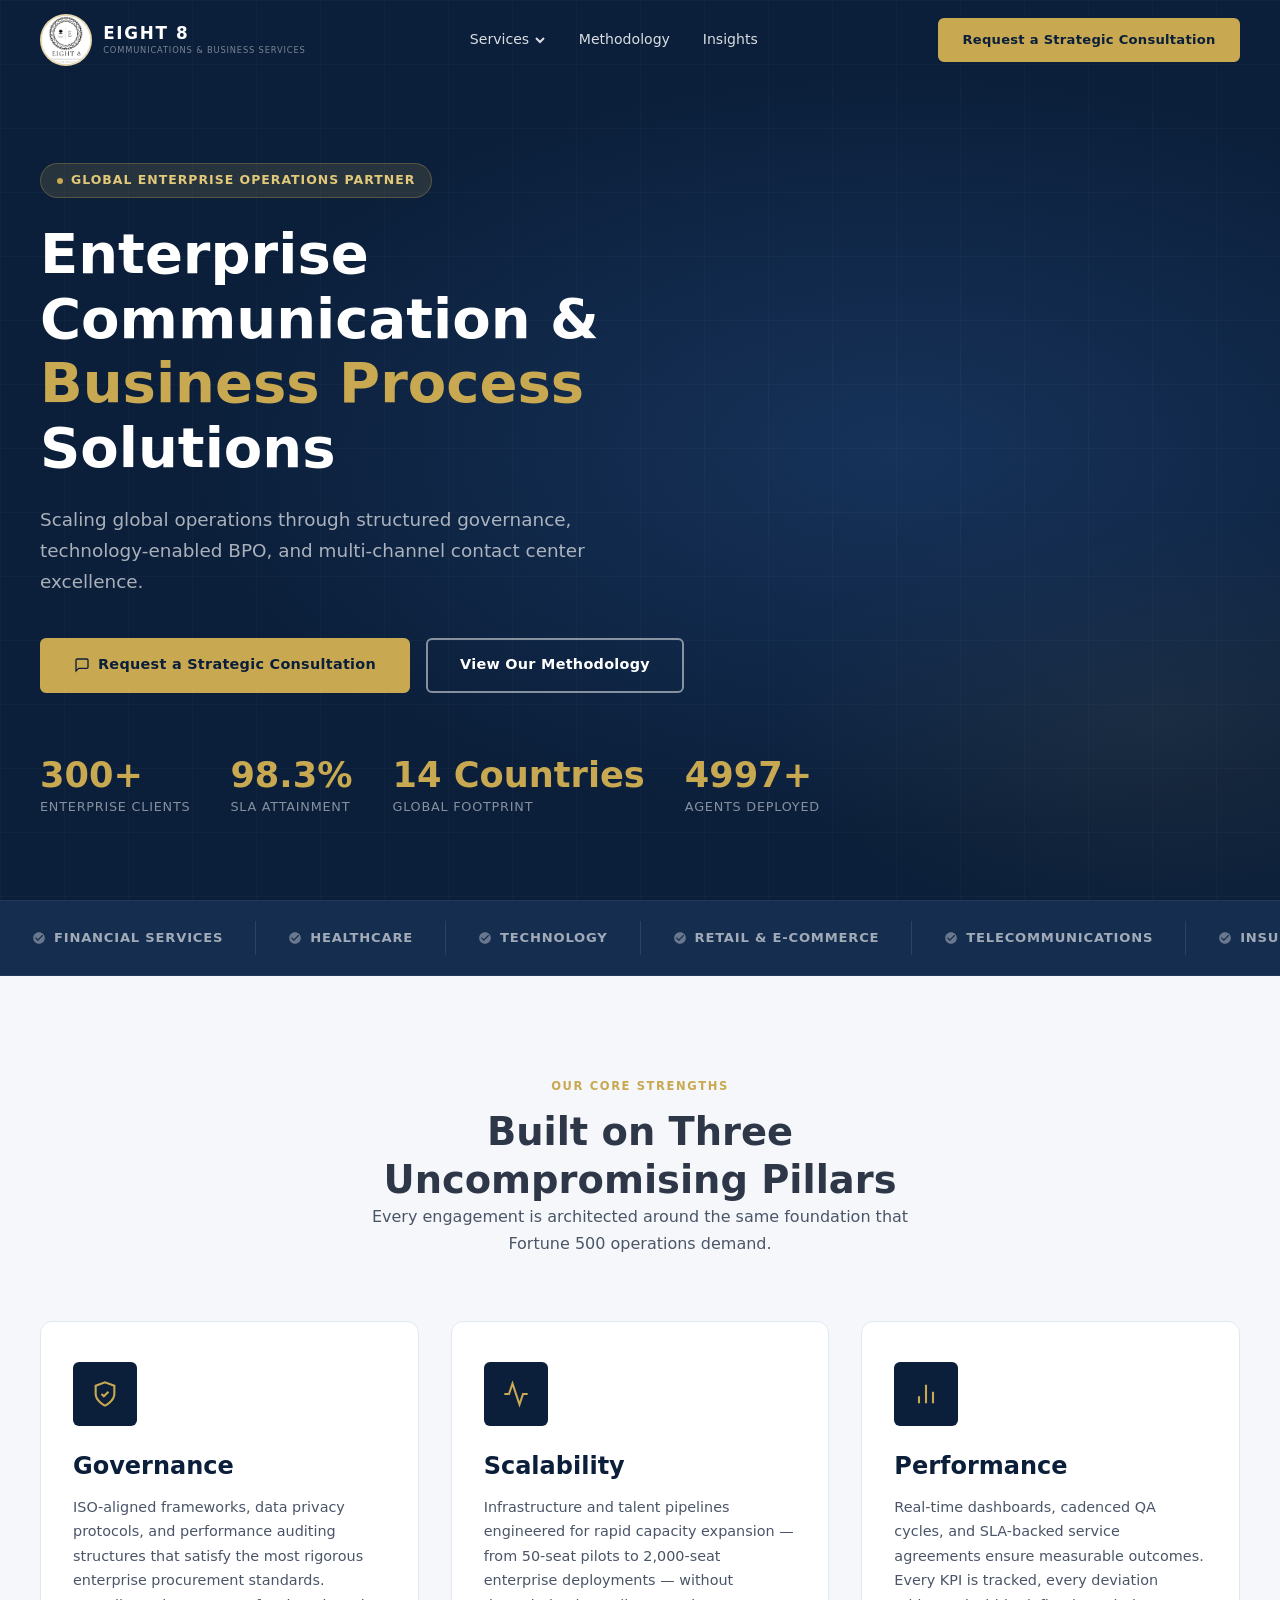
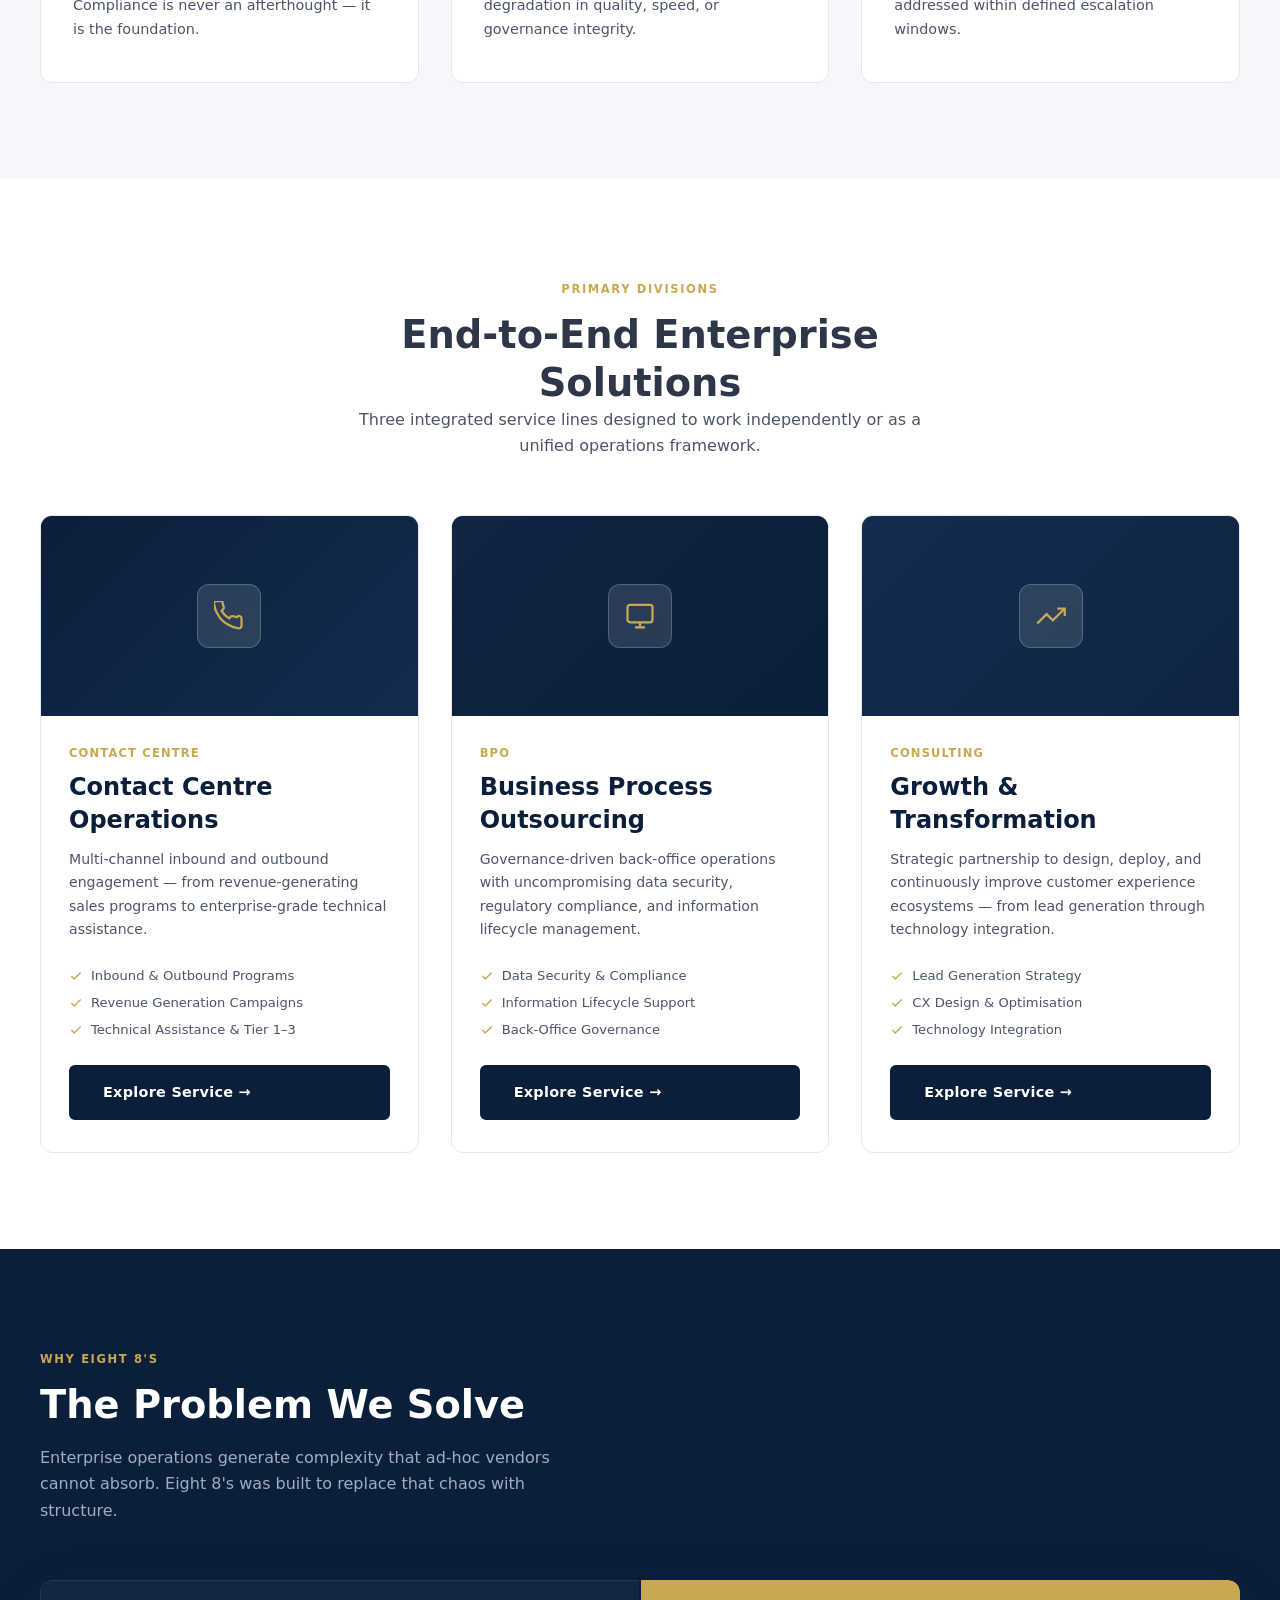
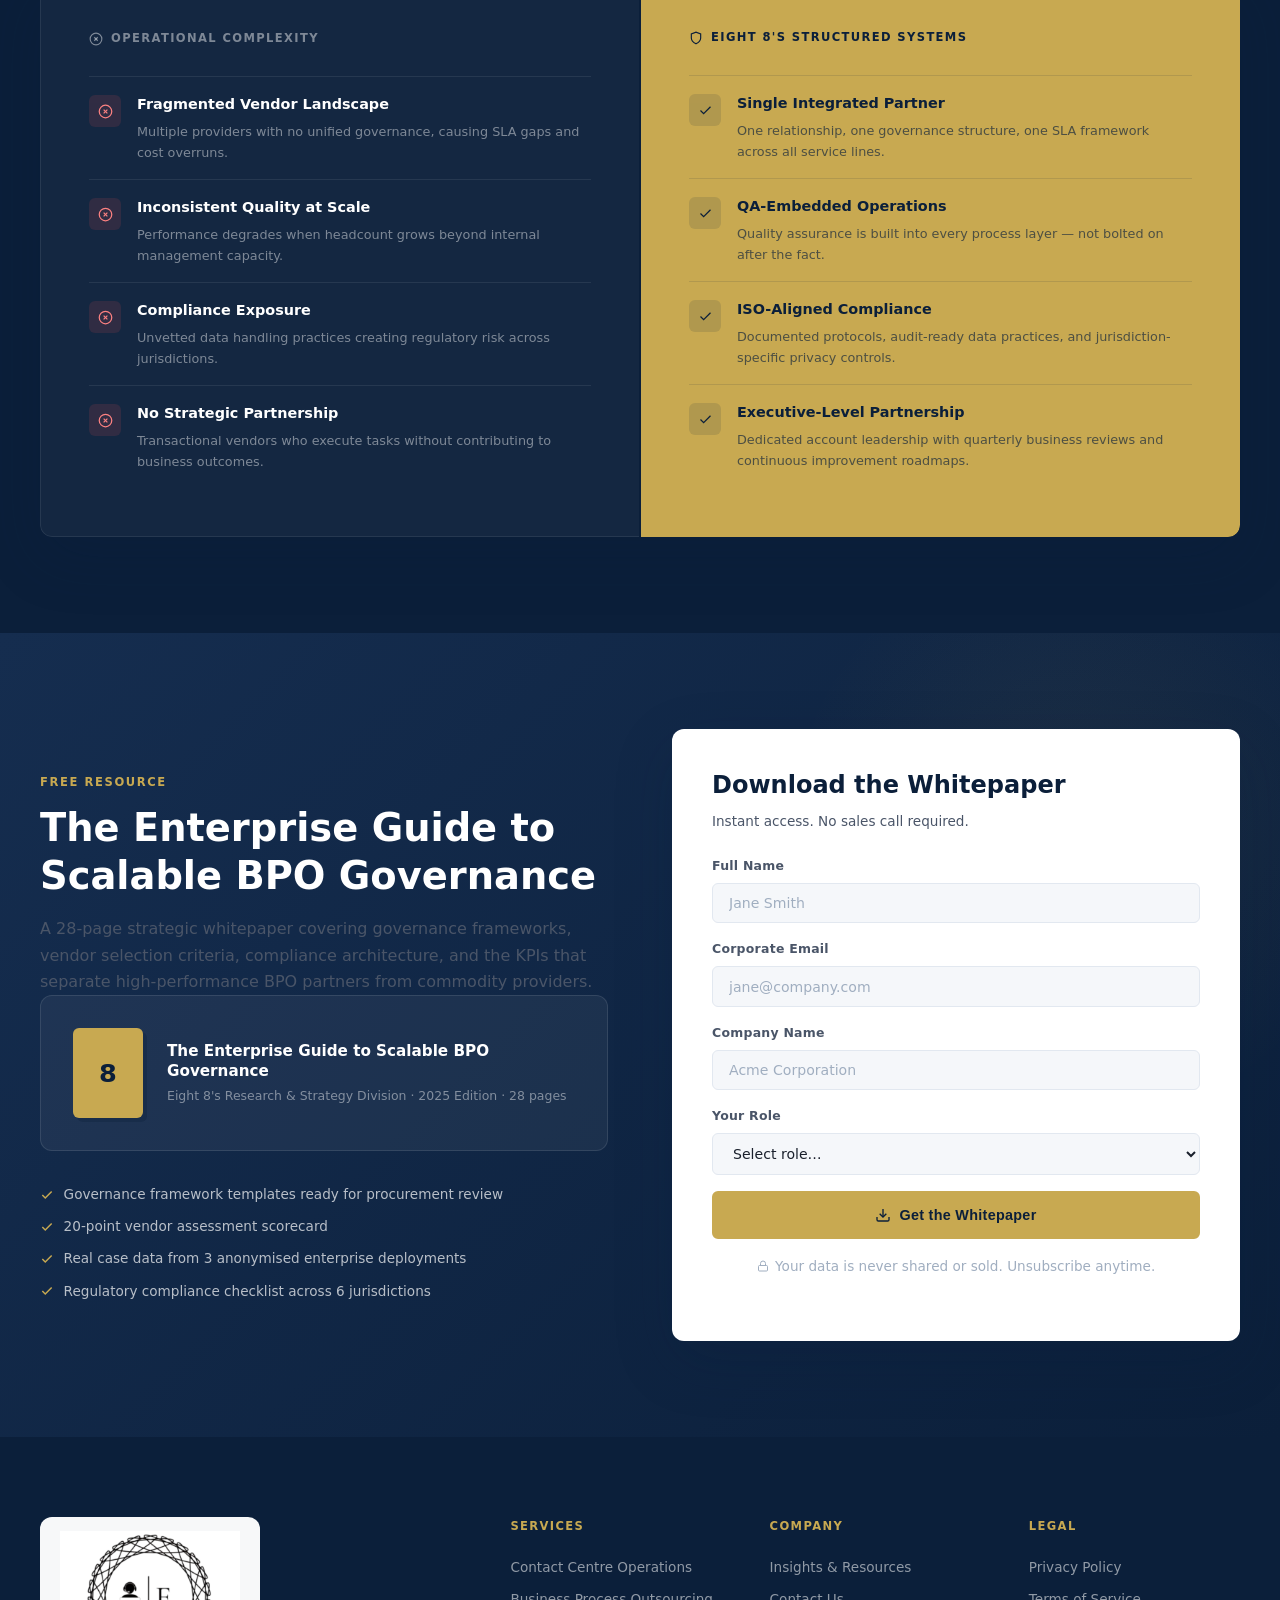
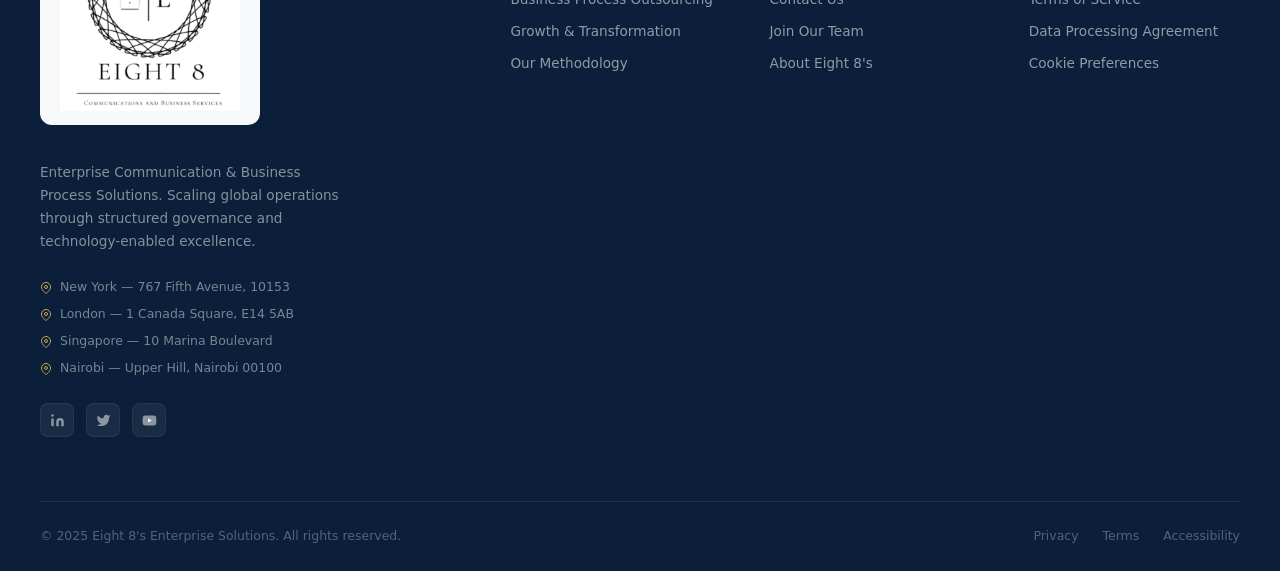
<file: index.html>
<!DOCTYPE html>
<html lang="en">
<head>
  <meta charset="UTF-8" />
  <meta name="viewport" content="width=device-width, initial-scale=1.0" />
  <title>Eight 8's | Enterprise Communication & Business Process Solutions</title>
  <meta name="description" content="Scaling global operations through structured governance, technology-enabled BPO, and multi-channel contact center excellence." />
  <link rel="stylesheet" href="styles.css" />
</head>
<body>

<!-- ═══════════════════════════════════════════════════
     NAVIGATION
════════════════════════════════════════════════════ -->
<nav class="nav" role="navigation" aria-label="Main navigation">
  <div class="nav__inner">
    <a href="index.html" class="nav__logo" aria-label="Eight 8 Home">
      <img src="logo.png" alt="Eight 8" class="nav__logo-img" />
      <span class="nav__logo-text"><strong>Eight 8</strong><small>Communications &amp; Business Services</small></span>
    </a>

    <ul class="nav__links" role="list">
      <li class="nav__item">
        <a href="#" class="nav__link">
          Services
          <svg viewBox="0 0 12 12" fill="none" stroke="currentColor" stroke-width="2"><path d="M2 4l4 4 4-4"/></svg>
        </a>
        <div class="nav__dropdown" role="menu">
          <a href="contact-centre.html" class="nav__dropdown-item" role="menuitem">
            <div class="nav__dropdown-icon">
              <svg viewBox="0 0 24 24" fill="none" stroke="currentColor" stroke-width="2"><path d="M22 16.92v3a2 2 0 01-2.18 2 19.79 19.79 0 01-8.63-3.07A19.5 19.5 0 013.07 10.8a19.79 19.79 0 01-3.07-8.67A2 2 0 012 0h3a2 2 0 012 1.72 12.84 12.84 0 00.7 2.81 2 2 0 01-.45 2.11L6.09 7.91a16 16 0 006 6l1.27-1.27a2 2 0 012.11-.45 12.84 12.84 0 002.81.7A2 2 0 0122 14v2.92z"/></svg>
            </div>
            <div>
              <span class="nav__dropdown-label">Contact Centre Operations</span>
              <span class="nav__dropdown-desc">Inbound, outbound & technical support</span>
            </div>
          </a>
          <a href="bpo.html" class="nav__dropdown-item" role="menuitem">
            <div class="nav__dropdown-icon">
              <svg viewBox="0 0 24 24" fill="none" stroke="currentColor" stroke-width="2"><rect x="2" y="3" width="20" height="14" rx="2"/><path d="M8 21h8M12 17v4"/></svg>
            </div>
            <div>
              <span class="nav__dropdown-label">Business Process Outsourcing</span>
              <span class="nav__dropdown-desc">Governance-driven back-office excellence</span>
            </div>
          </a>
          <a href="growth.html" class="nav__dropdown-item" role="menuitem">
            <div class="nav__dropdown-icon">
              <svg viewBox="0 0 24 24" fill="none" stroke="currentColor" stroke-width="2"><polyline points="23 6 13.5 15.5 8.5 10.5 1 18"/><polyline points="17 6 23 6 23 12"/></svg>
            </div>
            <div>
              <span class="nav__dropdown-label">Growth & Transformation</span>
              <span class="nav__dropdown-desc">CX strategy & technology integration</span>
            </div>
          </a>
        </div>
      </li>
      <li class="nav__item">
        <a href="methodology.html" class="nav__link">Methodology</a>
      </li>
      <li class="nav__item">
        <a href="insights.html" class="nav__link">Insights</a>
      </li>
    </ul>

    <a href="contact.html" class="btn btn-primary btn-sm nav__cta">Request a Strategic Consultation</a>

    <button class="nav__hamburger" aria-label="Open menu" aria-expanded="false">
      <span></span><span></span><span></span>
    </button>
  </div>

  <div class="nav__mobile" role="menu">
    <a href="index.html">Home</a>
    <a href="#" style="font-size:.7rem;font-weight:700;letter-spacing:.1em;text-transform:uppercase;color:var(--gold);padding-bottom:.25rem;border-bottom:none;pointer-events:none;">Services</a>
    <a href="contact-centre.html" style="padding-left:1rem;">Contact Centre Operations</a>
    <a href="bpo.html" style="padding-left:1rem;">Business Process Outsourcing</a>
    <a href="growth.html" style="padding-left:1rem;">Growth &amp; Transformation</a>
    <a href="methodology.html">Methodology</a>
    <a href="insights.html">Insights &amp; Resources</a>
    <a href="contact.html" style="color:var(--gold);font-weight:700;border-bottom:none;">Request a Strategic Consultation →</a>
  </div>
</nav>


<!-- ═══════════════════════════════════════════════════
     HERO
════════════════════════════════════════════════════ -->
<section class="hero" aria-label="Hero">
  <div class="hero__bg"></div>
  <div class="hero__grid-overlay"></div>

  <div class="container hero__content">
    <div class="hero__badge">
      <span class="hero__badge-dot"></span>
      Global Enterprise Operations Partner
    </div>

    <h1>Enterprise Communication &amp;<br/><span>Business Process</span> Solutions</h1>

    <p class="hero__sub">
      Scaling global operations through structured governance, technology-enabled BPO,
      and multi-channel contact center excellence.
    </p>

    <div class="hero__actions">
      <a href="contact.html" class="btn btn-primary">
        <svg viewBox="0 0 24 24" fill="none" stroke="currentColor" stroke-width="2"><path d="M21 15a2 2 0 01-2 2H7l-4 4V5a2 2 0 012-2h14a2 2 0 012 2z"/></svg>
        Request a Strategic Consultation
      </a>
      <a href="methodology.html" class="btn btn-outline-light">
        View Our Methodology
      </a>
    </div>

    <div class="hero__stats">
      <div>
        <div class="hero__stat-num"><span data-target="300" data-suffix="+">300+</span></div>
        <div class="hero__stat-label">Enterprise Clients</div>
      </div>
      <div>
        <div class="hero__stat-num"><span data-target="98.4" data-suffix="%">98.4%</span></div>
        <div class="hero__stat-label">SLA Attainment</div>
      </div>
      <div>
        <div class="hero__stat-num"><span data-target="14">14</span><span style="color:var(--gold)"> Countries</span></div>
        <div class="hero__stat-label">Global Footprint</div>
      </div>
      <div>
        <div class="hero__stat-num"><span data-target="5000" data-suffix="+">5,000+</span></div>
        <div class="hero__stat-label">Agents Deployed</div>
      </div>
    </div>
  </div>
</section>


<!-- ═══════════════════════════════════════════════════
     TRUST BAR
════════════════════════════════════════════════════ -->
<div class="trust-bar" aria-label="Industries served">
  <div class="trust-bar__track">
    <div class="trust-bar__marquee" aria-hidden="true">
      <!-- duplicated for seamless loop -->
      <span class="trust-bar__item">
        <svg viewBox="0 0 24 24" fill="currentColor"><path d="M12 2C6.48 2 2 6.48 2 12s4.48 10 10 10 10-4.48 10-10S17.52 2 12 2zm-2 15l-5-5 1.41-1.41L10 14.17l7.59-7.59L19 8l-9 9z"/></svg>
        Financial Services
      </span>
      <span class="trust-bar__item">
        <svg viewBox="0 0 24 24" fill="currentColor"><path d="M12 2C6.48 2 2 6.48 2 12s4.48 10 10 10 10-4.48 10-10S17.52 2 12 2zm-2 15l-5-5 1.41-1.41L10 14.17l7.59-7.59L19 8l-9 9z"/></svg>
        Healthcare
      </span>
      <span class="trust-bar__item">
        <svg viewBox="0 0 24 24" fill="currentColor"><path d="M12 2C6.48 2 2 6.48 2 12s4.48 10 10 10 10-4.48 10-10S17.52 2 12 2zm-2 15l-5-5 1.41-1.41L10 14.17l7.59-7.59L19 8l-9 9z"/></svg>
        Technology
      </span>
      <span class="trust-bar__item">
        <svg viewBox="0 0 24 24" fill="currentColor"><path d="M12 2C6.48 2 2 6.48 2 12s4.48 10 10 10 10-4.48 10-10S17.52 2 12 2zm-2 15l-5-5 1.41-1.41L10 14.17l7.59-7.59L19 8l-9 9z"/></svg>
        Retail &amp; E-Commerce
      </span>
      <span class="trust-bar__item">
        <svg viewBox="0 0 24 24" fill="currentColor"><path d="M12 2C6.48 2 2 6.48 2 12s4.48 10 10 10 10-4.48 10-10S17.52 2 12 2zm-2 15l-5-5 1.41-1.41L10 14.17l7.59-7.59L19 8l-9 9z"/></svg>
        Telecommunications
      </span>
      <span class="trust-bar__item">
        <svg viewBox="0 0 24 24" fill="currentColor"><path d="M12 2C6.48 2 2 6.48 2 12s4.48 10 10 10 10-4.48 10-10S17.52 2 12 2zm-2 15l-5-5 1.41-1.41L10 14.17l7.59-7.59L19 8l-9 9z"/></svg>
        Insurance
      </span>
      <span class="trust-bar__item">
        <svg viewBox="0 0 24 24" fill="currentColor"><path d="M12 2C6.48 2 2 6.48 2 12s4.48 10 10 10 10-4.48 10-10S17.52 2 12 2zm-2 15l-5-5 1.41-1.41L10 14.17l7.59-7.59L19 8l-9 9z"/></svg>
        Energy &amp; Utilities
      </span>
      <span class="trust-bar__item">
        <svg viewBox="0 0 24 24" fill="currentColor"><path d="M12 2C6.48 2 2 6.48 2 12s4.48 10 10 10 10-4.48 10-10S17.52 2 12 2zm-2 15l-5-5 1.41-1.41L10 14.17l7.59-7.59L19 8l-9 9z"/></svg>
        Government
      </span>
      <!-- duplicate set for seamless marquee -->
      <span class="trust-bar__item">Financial Services</span>
      <span class="trust-bar__item">Healthcare</span>
      <span class="trust-bar__item">Technology</span>
      <span class="trust-bar__item">Retail &amp; E-Commerce</span>
      <span class="trust-bar__item">Telecommunications</span>
      <span class="trust-bar__item">Insurance</span>
      <span class="trust-bar__item">Energy &amp; Utilities</span>
      <span class="trust-bar__item">Government</span>
    </div>
  </div>
</div>


<!-- ═══════════════════════════════════════════════════
     THREE PILLARS
════════════════════════════════════════════════════ -->
<section class="section pillars" aria-labelledby="pillars-heading">
  <div class="container">
    <div class="pillars__header reveal">
      <span class="section-label">Our Core Strengths</span>
      <h2 id="pillars-heading">Built on Three Uncompromising Pillars</h2>
      <p>Every engagement is architected around the same foundation that Fortune 500 operations demand.</p>
    </div>

    <div class="grid-3">
      <div class="pillar-card reveal">
        <div class="pillar-icon">
          <svg viewBox="0 0 24 24" fill="none" stroke="currentColor" stroke-width="1.8">
            <path d="M12 22s8-4 8-10V5l-8-3-8 3v7c0 6 8 10 8 10z"/>
            <path d="M9 12l2 2 4-4"/>
          </svg>
        </div>
        <h3>Governance</h3>
        <p>ISO-aligned frameworks, data privacy protocols, and performance auditing structures that satisfy the most rigorous enterprise procurement standards. Compliance is never an afterthought — it is the foundation.</p>
      </div>

      <div class="pillar-card reveal">
        <div class="pillar-icon">
          <svg viewBox="0 0 24 24" fill="none" stroke="currentColor" stroke-width="1.8">
            <polyline points="22 12 18 12 15 21 9 3 6 12 2 12"/>
          </svg>
        </div>
        <h3>Scalability</h3>
        <p>Infrastructure and talent pipelines engineered for rapid capacity expansion — from 50-seat pilots to 2,000-seat enterprise deployments — without degradation in quality, speed, or governance integrity.</p>
      </div>

      <div class="pillar-card reveal">
        <div class="pillar-icon">
          <svg viewBox="0 0 24 24" fill="none" stroke="currentColor" stroke-width="1.8">
            <line x1="18" y1="20" x2="18" y2="10"/>
            <line x1="12" y1="20" x2="12" y2="4"/>
            <line x1="6" y1="20" x2="6" y2="14"/>
          </svg>
        </div>
        <h3>Performance</h3>
        <p>Real-time dashboards, cadenced QA cycles, and SLA-backed service agreements ensure measurable outcomes. Every KPI is tracked, every deviation addressed within defined escalation windows.</p>
      </div>
    </div>
  </div>
</section>


<!-- ═══════════════════════════════════════════════════
     SERVICE OVERVIEW GRID
════════════════════════════════════════════════════ -->
<section class="section" aria-labelledby="services-heading">
  <div class="container">
    <div class="services__header reveal">
      <span class="section-label">Primary Divisions</span>
      <h2 id="services-heading">End-to-End Enterprise Solutions</h2>
      <p>Three integrated service lines designed to work independently or as a unified operations framework.</p>
    </div>

    <div class="grid-3">

      <!-- Contact Centre -->
      <div class="service-card reveal">
        <div class="service-card__thumb">
          <div class="service-card__thumb-bg" style="background: linear-gradient(135deg,#0B1F3A 0%,#1E3F6F 100%);"></div>
          <div class="service-card__thumb-icon">
            <svg viewBox="0 0 24 24" fill="none" stroke="currentColor" stroke-width="1.8"><path d="M22 16.92v3a2 2 0 01-2.18 2 19.79 19.79 0 01-8.63-3.07A19.5 19.5 0 013.07 10.8a19.79 19.79 0 01-3.07-8.67A2 2 0 012 0h3a2 2 0 012 1.72 12.84 12.84 0 00.7 2.81 2 2 0 01-.45 2.11L6.09 7.91a16 16 0 006 6l1.27-1.27a2 2 0 012.11-.45 12.84 12.84 0 002.81.7A2 2 0 0122 14v2.92z"/></svg>
          </div>
        </div>
        <div class="service-card__body">
          <div class="service-card__tag">Contact Centre</div>
          <h3>Contact Centre Operations</h3>
          <p>Multi-channel inbound and outbound engagement — from revenue-generating sales programs to enterprise-grade technical assistance.</p>
          <div class="service-card__features">
            <div class="service-card__feature">
              <svg viewBox="0 0 24 24" fill="none" stroke="currentColor" stroke-width="2.5"><polyline points="20 6 9 17 4 12"/></svg>
              Inbound &amp; Outbound Programs
            </div>
            <div class="service-card__feature">
              <svg viewBox="0 0 24 24" fill="none" stroke="currentColor" stroke-width="2.5"><polyline points="20 6 9 17 4 12"/></svg>
              Revenue Generation Campaigns
            </div>
            <div class="service-card__feature">
              <svg viewBox="0 0 24 24" fill="none" stroke="currentColor" stroke-width="2.5"><polyline points="20 6 9 17 4 12"/></svg>
              Technical Assistance &amp; Tier 1–3
            </div>
          </div>
          <a href="contact-centre.html" class="btn btn-navy">Explore Service →</a>
        </div>
      </div>

      <!-- BPO -->
      <div class="service-card reveal">
        <div class="service-card__thumb">
          <div class="service-card__thumb-bg" style="background: linear-gradient(135deg,#152D4F 0%,#0B1F3A 100%);"></div>
          <div class="service-card__thumb-icon">
            <svg viewBox="0 0 24 24" fill="none" stroke="currentColor" stroke-width="1.8"><rect x="2" y="3" width="20" height="14" rx="2"/><path d="M8 21h8M12 17v4"/></svg>
          </div>
        </div>
        <div class="service-card__body">
          <div class="service-card__tag">BPO</div>
          <h3>Business Process Outsourcing</h3>
          <p>Governance-driven back-office operations with uncompromising data security, regulatory compliance, and information lifecycle management.</p>
          <div class="service-card__features">
            <div class="service-card__feature">
              <svg viewBox="0 0 24 24" fill="none" stroke="currentColor" stroke-width="2.5"><polyline points="20 6 9 17 4 12"/></svg>
              Data Security &amp; Compliance
            </div>
            <div class="service-card__feature">
              <svg viewBox="0 0 24 24" fill="none" stroke="currentColor" stroke-width="2.5"><polyline points="20 6 9 17 4 12"/></svg>
              Information Lifecycle Support
            </div>
            <div class="service-card__feature">
              <svg viewBox="0 0 24 24" fill="none" stroke="currentColor" stroke-width="2.5"><polyline points="20 6 9 17 4 12"/></svg>
              Back-Office Governance
            </div>
          </div>
          <a href="bpo.html" class="btn btn-navy">Explore Service →</a>
        </div>
      </div>

      <!-- Growth -->
      <div class="service-card reveal">
        <div class="service-card__thumb">
          <div class="service-card__thumb-bg" style="background: linear-gradient(135deg,#1E3F6F 0%,#152D4F 100%);"></div>
          <div class="service-card__thumb-icon">
            <svg viewBox="0 0 24 24" fill="none" stroke="currentColor" stroke-width="1.8"><polyline points="23 6 13.5 15.5 8.5 10.5 1 18"/><polyline points="17 6 23 6 23 12"/></svg>
          </div>
        </div>
        <div class="service-card__body">
          <div class="service-card__tag">Consulting</div>
          <h3>Growth &amp; Transformation</h3>
          <p>Strategic partnership to design, deploy, and continuously improve customer experience ecosystems — from lead generation through technology integration.</p>
          <div class="service-card__features">
            <div class="service-card__feature">
              <svg viewBox="0 0 24 24" fill="none" stroke="currentColor" stroke-width="2.5"><polyline points="20 6 9 17 4 12"/></svg>
              Lead Generation Strategy
            </div>
            <div class="service-card__feature">
              <svg viewBox="0 0 24 24" fill="none" stroke="currentColor" stroke-width="2.5"><polyline points="20 6 9 17 4 12"/></svg>
              CX Design &amp; Optimisation
            </div>
            <div class="service-card__feature">
              <svg viewBox="0 0 24 24" fill="none" stroke="currentColor" stroke-width="2.5"><polyline points="20 6 9 17 4 12"/></svg>
              Technology Integration
            </div>
          </div>
          <a href="growth.html" class="btn btn-navy">Explore Service →</a>
        </div>
      </div>

    </div>
  </div>
</section>


<!-- ═══════════════════════════════════════════════════
     WHY US
════════════════════════════════════════════════════ -->
<section class="section section--dark why-us" aria-labelledby="whyus-heading">
  <div class="container">
    <span class="section-label">Why Eight 8's</span>
    <h2 id="whyus-heading">The Problem We Solve</h2>
    <p>Enterprise operations generate complexity that ad-hoc vendors cannot absorb. Eight 8's was built to replace that chaos with structure.</p>

    <div class="why-us__grid reveal">

      <!-- Problem Column -->
      <div class="why-us__col why-us__col--problem">
        <div class="why-us__col-title">
          <svg width="14" height="14" viewBox="0 0 24 24" fill="none" stroke="currentColor" stroke-width="2"><circle cx="12" cy="12" r="10"/><line x1="15" y1="9" x2="9" y2="15"/><line x1="9" y1="9" x2="15" y2="15"/></svg>
          Operational Complexity
        </div>

        <div class="why-us__item">
          <div class="why-us__item-icon">
            <svg viewBox="0 0 24 24" fill="none" stroke="currentColor" stroke-width="2"><circle cx="12" cy="12" r="10"/><line x1="15" y1="9" x2="9" y2="15"/><line x1="9" y1="9" x2="15" y2="15"/></svg>
          </div>
          <div>
            <div class="why-us__item-title">Fragmented Vendor Landscape</div>
            <div class="why-us__item-desc">Multiple providers with no unified governance, causing SLA gaps and cost overruns.</div>
          </div>
        </div>

        <div class="why-us__item">
          <div class="why-us__item-icon">
            <svg viewBox="0 0 24 24" fill="none" stroke="currentColor" stroke-width="2"><circle cx="12" cy="12" r="10"/><line x1="15" y1="9" x2="9" y2="15"/><line x1="9" y1="9" x2="15" y2="15"/></svg>
          </div>
          <div>
            <div class="why-us__item-title">Inconsistent Quality at Scale</div>
            <div class="why-us__item-desc">Performance degrades when headcount grows beyond internal management capacity.</div>
          </div>
        </div>

        <div class="why-us__item">
          <div class="why-us__item-icon">
            <svg viewBox="0 0 24 24" fill="none" stroke="currentColor" stroke-width="2"><circle cx="12" cy="12" r="10"/><line x1="15" y1="9" x2="9" y2="15"/><line x1="9" y1="9" x2="15" y2="15"/></svg>
          </div>
          <div>
            <div class="why-us__item-title">Compliance Exposure</div>
            <div class="why-us__item-desc">Unvetted data handling practices creating regulatory risk across jurisdictions.</div>
          </div>
        </div>

        <div class="why-us__item">
          <div class="why-us__item-icon">
            <svg viewBox="0 0 24 24" fill="none" stroke="currentColor" stroke-width="2"><circle cx="12" cy="12" r="10"/><line x1="15" y1="9" x2="9" y2="15"/><line x1="9" y1="9" x2="15" y2="15"/></svg>
          </div>
          <div>
            <div class="why-us__item-title">No Strategic Partnership</div>
            <div class="why-us__item-desc">Transactional vendors who execute tasks without contributing to business outcomes.</div>
          </div>
        </div>
      </div>

      <!-- Solution Column -->
      <div class="why-us__col why-us__col--solution">
        <div class="why-us__col-title">
          <svg width="14" height="14" viewBox="0 0 24 24" fill="none" stroke="currentColor" stroke-width="2"><path d="M12 22s8-4 8-10V5l-8-3-8 3v7c0 6 8 10 8 10z"/></svg>
          Eight 8's Structured Systems
        </div>

        <div class="why-us__item">
          <div class="why-us__item-icon">
            <svg viewBox="0 0 24 24" fill="none" stroke="currentColor" stroke-width="2"><polyline points="20 6 9 17 4 12"/></svg>
          </div>
          <div>
            <div class="why-us__item-title">Single Integrated Partner</div>
            <div class="why-us__item-desc">One relationship, one governance structure, one SLA framework across all service lines.</div>
          </div>
        </div>

        <div class="why-us__item">
          <div class="why-us__item-icon">
            <svg viewBox="0 0 24 24" fill="none" stroke="currentColor" stroke-width="2"><polyline points="20 6 9 17 4 12"/></svg>
          </div>
          <div>
            <div class="why-us__item-title">QA-Embedded Operations</div>
            <div class="why-us__item-desc">Quality assurance is built into every process layer — not bolted on after the fact.</div>
          </div>
        </div>

        <div class="why-us__item">
          <div class="why-us__item-icon">
            <svg viewBox="0 0 24 24" fill="none" stroke="currentColor" stroke-width="2"><polyline points="20 6 9 17 4 12"/></svg>
          </div>
          <div>
            <div class="why-us__item-title">ISO-Aligned Compliance</div>
            <div class="why-us__item-desc">Documented protocols, audit-ready data practices, and jurisdiction-specific privacy controls.</div>
          </div>
        </div>

        <div class="why-us__item">
          <div class="why-us__item-icon">
            <svg viewBox="0 0 24 24" fill="none" stroke="currentColor" stroke-width="2"><polyline points="20 6 9 17 4 12"/></svg>
          </div>
          <div>
            <div class="why-us__item-title">Executive-Level Partnership</div>
            <div class="why-us__item-desc">Dedicated account leadership with quarterly business reviews and continuous improvement roadmaps.</div>
          </div>
        </div>
      </div>

    </div>
  </div>
</section>


<!-- ═══════════════════════════════════════════════════
     LEAD MAGNET
════════════════════════════════════════════════════ -->
<section class="section lead-magnet" aria-labelledby="leadmagnet-heading">
  <div class="lead-magnet__bg"></div>
  <div class="container">
    <div class="lead-magnet__inner">

      <div>
        <span class="section-label">Free Resource</span>
        <h2 id="leadmagnet-heading">The Enterprise Guide to Scalable BPO Governance</h2>
        <p>A 28-page strategic whitepaper covering governance frameworks, vendor selection criteria, compliance architecture, and the KPIs that separate high-performance BPO partners from commodity providers.</p>

        <div class="lead-magnet__book">
          <div class="lead-magnet__book-cover">8</div>
          <div>
            <div class="lead-magnet__book-title">The Enterprise Guide to Scalable BPO Governance</div>
            <div class="lead-magnet__book-sub">Eight 8's Research &amp; Strategy Division · 2025 Edition · 28 pages</div>
          </div>
        </div>

        <div class="lead-magnet__points">
          <div class="lead-magnet__point">
            <svg viewBox="0 0 24 24" fill="none" stroke="currentColor" stroke-width="2.5"><polyline points="20 6 9 17 4 12"/></svg>
            Governance framework templates ready for procurement review
          </div>
          <div class="lead-magnet__point">
            <svg viewBox="0 0 24 24" fill="none" stroke="currentColor" stroke-width="2.5"><polyline points="20 6 9 17 4 12"/></svg>
            20-point vendor assessment scorecard
          </div>
          <div class="lead-magnet__point">
            <svg viewBox="0 0 24 24" fill="none" stroke="currentColor" stroke-width="2.5"><polyline points="20 6 9 17 4 12"/></svg>
            Real case data from 3 anonymised enterprise deployments
          </div>
          <div class="lead-magnet__point">
            <svg viewBox="0 0 24 24" fill="none" stroke="currentColor" stroke-width="2.5"><polyline points="20 6 9 17 4 12"/></svg>
            Regulatory compliance checklist across 6 jurisdictions
          </div>
        </div>
      </div>

      <!-- Form Card -->
      <div class="lead-magnet__form-card">
        <h3>Download the Whitepaper</h3>
        <p>Instant access. No sales call required.</p>

        <form id="leadForm" novalidate>
          <div class="form-group">
            <label for="wl-name">Full Name</label>
            <input type="text" id="wl-name" placeholder="Jane Smith" required />
          </div>
          <div class="form-group">
            <label for="wl-email">Corporate Email</label>
            <input type="email" id="wl-email" placeholder="jane@company.com" required />
          </div>
          <div class="form-group">
            <label for="wl-company">Company Name</label>
            <input type="text" id="wl-company" placeholder="Acme Corporation" required />
          </div>
          <div class="form-group">
            <label for="wl-role">Your Role</label>
            <select id="wl-role">
              <option value="">Select role…</option>
              <option>C-Suite / Executive</option>
              <option>VP / Director</option>
              <option>Operations Manager</option>
              <option>Procurement</option>
              <option>IT / Technology</option>
              <option>Other</option>
            </select>
          </div>
          <button type="submit" class="btn btn-primary" style="width:100%;justify-content:center;">
            <svg viewBox="0 0 24 24" fill="none" stroke="currentColor" stroke-width="2"><path d="M21 15v4a2 2 0 01-2 2H5a2 2 0 01-2-2v-4"/><polyline points="7 10 12 15 17 10"/><line x1="12" y1="15" x2="12" y2="3"/></svg>
            Get the Whitepaper
          </button>
        </form>

        <div class="success-msg">
          <div class="success-msg__icon">📩</div>
          <h4>Check Your Inbox</h4>
          <p>The whitepaper is on its way. We'll follow up if you'd like to discuss your specific context.</p>
        </div>

        <p class="form-note">
          <svg viewBox="0 0 24 24" fill="none" stroke="currentColor" stroke-width="2"><rect x="3" y="11" width="18" height="11" rx="2"/><path d="M7 11V7a5 5 0 0110 0v4"/></svg>
          Your data is never shared or sold. Unsubscribe anytime.
        </p>
      </div>

    </div>
  </div>
</section>


<!-- ═══════════════════════════════════════════════════
     FOOTER
════════════════════════════════════════════════════ -->
<footer class="footer">
  <div class="container">
    <div class="footer__grid">

      <div class="footer__brand">
        <a href="index.html" class="footer__logo">
          <img src="logo.png" alt="Eight 8 Communications and Business Services" class="footer__logo-img" />
        </a>
        <p class="footer__tagline">Enterprise Communication &amp; Business Process Solutions. Scaling global operations through structured governance and technology-enabled excellence.</p>

        <div class="footer__offices">
          <div class="footer__office">
            <svg viewBox="0 0 24 24" fill="none" stroke="currentColor" stroke-width="2"><path d="M21 10c0 7-9 13-9 13s-9-6-9-13a9 9 0 0118 0z"/><circle cx="12" cy="10" r="3"/></svg>
            New York — 767 Fifth Avenue, 10153
          </div>
          <div class="footer__office">
            <svg viewBox="0 0 24 24" fill="none" stroke="currentColor" stroke-width="2"><path d="M21 10c0 7-9 13-9 13s-9-6-9-13a9 9 0 0118 0z"/><circle cx="12" cy="10" r="3"/></svg>
            London — 1 Canada Square, E14 5AB
          </div>
          <div class="footer__office">
            <svg viewBox="0 0 24 24" fill="none" stroke="currentColor" stroke-width="2"><path d="M21 10c0 7-9 13-9 13s-9-6-9-13a9 9 0 0118 0z"/><circle cx="12" cy="10" r="3"/></svg>
            Singapore — 10 Marina Boulevard
          </div>
          <div class="footer__office">
            <svg viewBox="0 0 24 24" fill="none" stroke="currentColor" stroke-width="2"><path d="M21 10c0 7-9 13-9 13s-9-6-9-13a9 9 0 0118 0z"/><circle cx="12" cy="10" r="3"/></svg>
            Nairobi — Upper Hill, Nairobi 00100
          </div>
        </div>

        <div class="footer__social">
          <a href="#" class="footer__social-link" aria-label="LinkedIn">
            <svg viewBox="0 0 24 24" fill="currentColor"><path d="M16 8a6 6 0 016 6v7h-4v-7a2 2 0 00-2-2 2 2 0 00-2 2v7h-4v-7a6 6 0 016-6z"/><rect x="2" y="9" width="4" height="12"/><circle cx="4" cy="4" r="2"/></svg>
          </a>
          <a href="#" class="footer__social-link" aria-label="Twitter / X">
            <svg viewBox="0 0 24 24" fill="currentColor"><path d="M23 3a10.9 10.9 0 01-3.14 1.53 4.48 4.48 0 00-7.86 3v1A10.66 10.66 0 013 4s-4 9 5 13a11.64 11.64 0 01-7 2c9 5 20 0 20-11.5a4.5 4.5 0 00-.08-.83A7.72 7.72 0 0023 3z"/></svg>
          </a>
          <a href="#" class="footer__social-link" aria-label="YouTube">
            <svg viewBox="0 0 24 24" fill="currentColor"><path d="M22.54 6.42a2.78 2.78 0 00-1.95-1.96C18.88 4 12 4 12 4s-6.88 0-8.59.46a2.78 2.78 0 00-1.95 1.96A29 29 0 001 12a29 29 0 00.46 5.58A2.78 2.78 0 003.41 19.6C5.12 20 12 20 12 20s6.88 0 8.59-.46a2.78 2.78 0 001.95-1.95A29 29 0 0023 12a29 29 0 00-.46-5.58z"/><polygon points="9.75 15.02 15.5 12 9.75 8.98 9.75 15.02" fill="white"/></svg>
          </a>
        </div>
      </div>

      <div>
        <div class="footer__col-title">Services</div>
        <ul class="footer__col-links">
          <li><a href="contact-centre.html" class="footer__col-link">Contact Centre Operations</a></li>
          <li><a href="bpo.html" class="footer__col-link">Business Process Outsourcing</a></li>
          <li><a href="growth.html" class="footer__col-link">Growth &amp; Transformation</a></li>
          <li><a href="methodology.html" class="footer__col-link">Our Methodology</a></li>
        </ul>
      </div>

      <div>
        <div class="footer__col-title">Company</div>
        <ul class="footer__col-links">
          <li><a href="insights.html" class="footer__col-link">Insights &amp; Resources</a></li>
          <li><a href="contact.html" class="footer__col-link">Contact Us</a></li>
          <li><a href="#" class="footer__col-link">Join Our Team</a></li>
          <li><a href="#" class="footer__col-link">About Eight 8's</a></li>
        </ul>
      </div>

      <div>
        <div class="footer__col-title">Legal</div>
        <ul class="footer__col-links">
          <li><a href="#" class="footer__col-link">Privacy Policy</a></li>
          <li><a href="#" class="footer__col-link">Terms of Service</a></li>
          <li><a href="#" class="footer__col-link">Data Processing Agreement</a></li>
          <li><a href="#" class="footer__col-link">Cookie Preferences</a></li>
        </ul>
      </div>

    </div>

    <div class="footer__bottom">
      <span>© 2025 Eight 8's Enterprise Solutions. All rights reserved.</span>
      <div class="footer__bottom-links">
        <a href="#">Privacy</a>
        <a href="#">Terms</a>
        <a href="#">Accessibility</a>
      </div>
    </div>
  </div>
</footer>

<script src="script.js"></script>
</body>
</html>
</file>
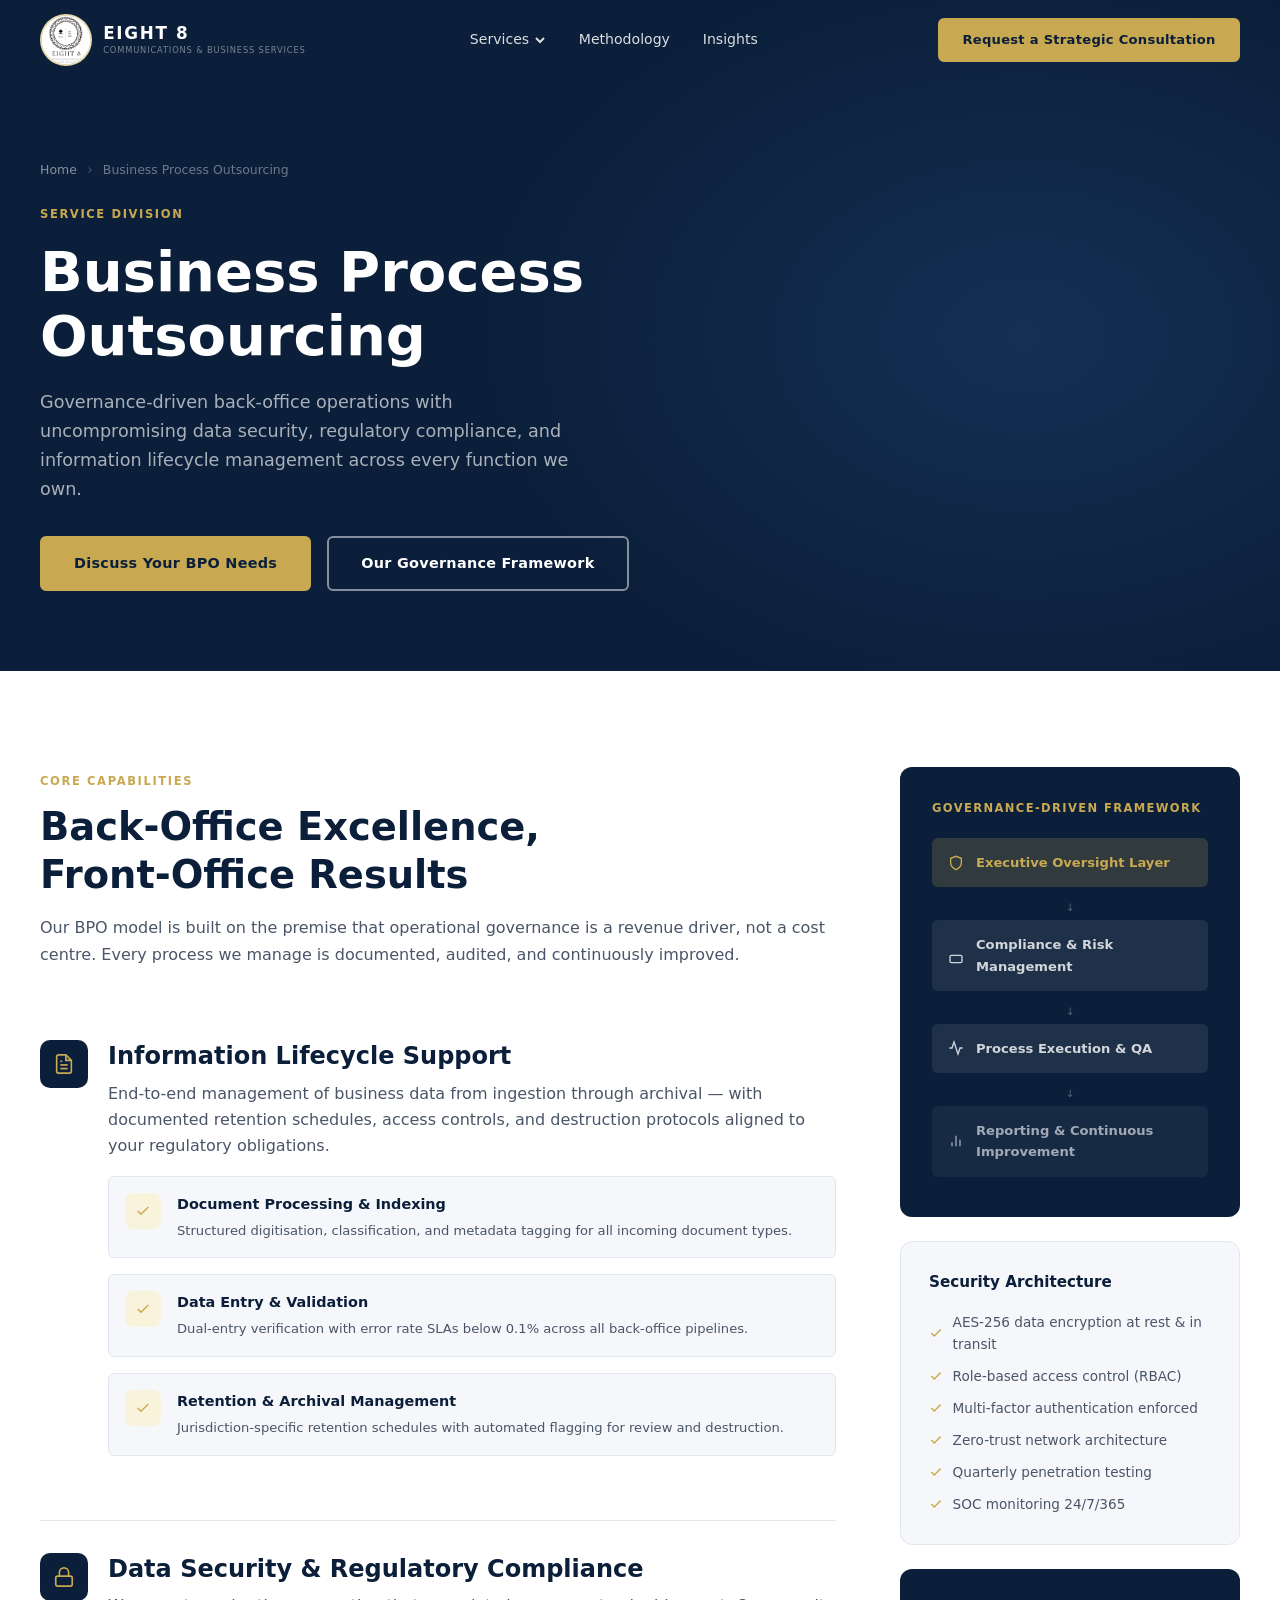
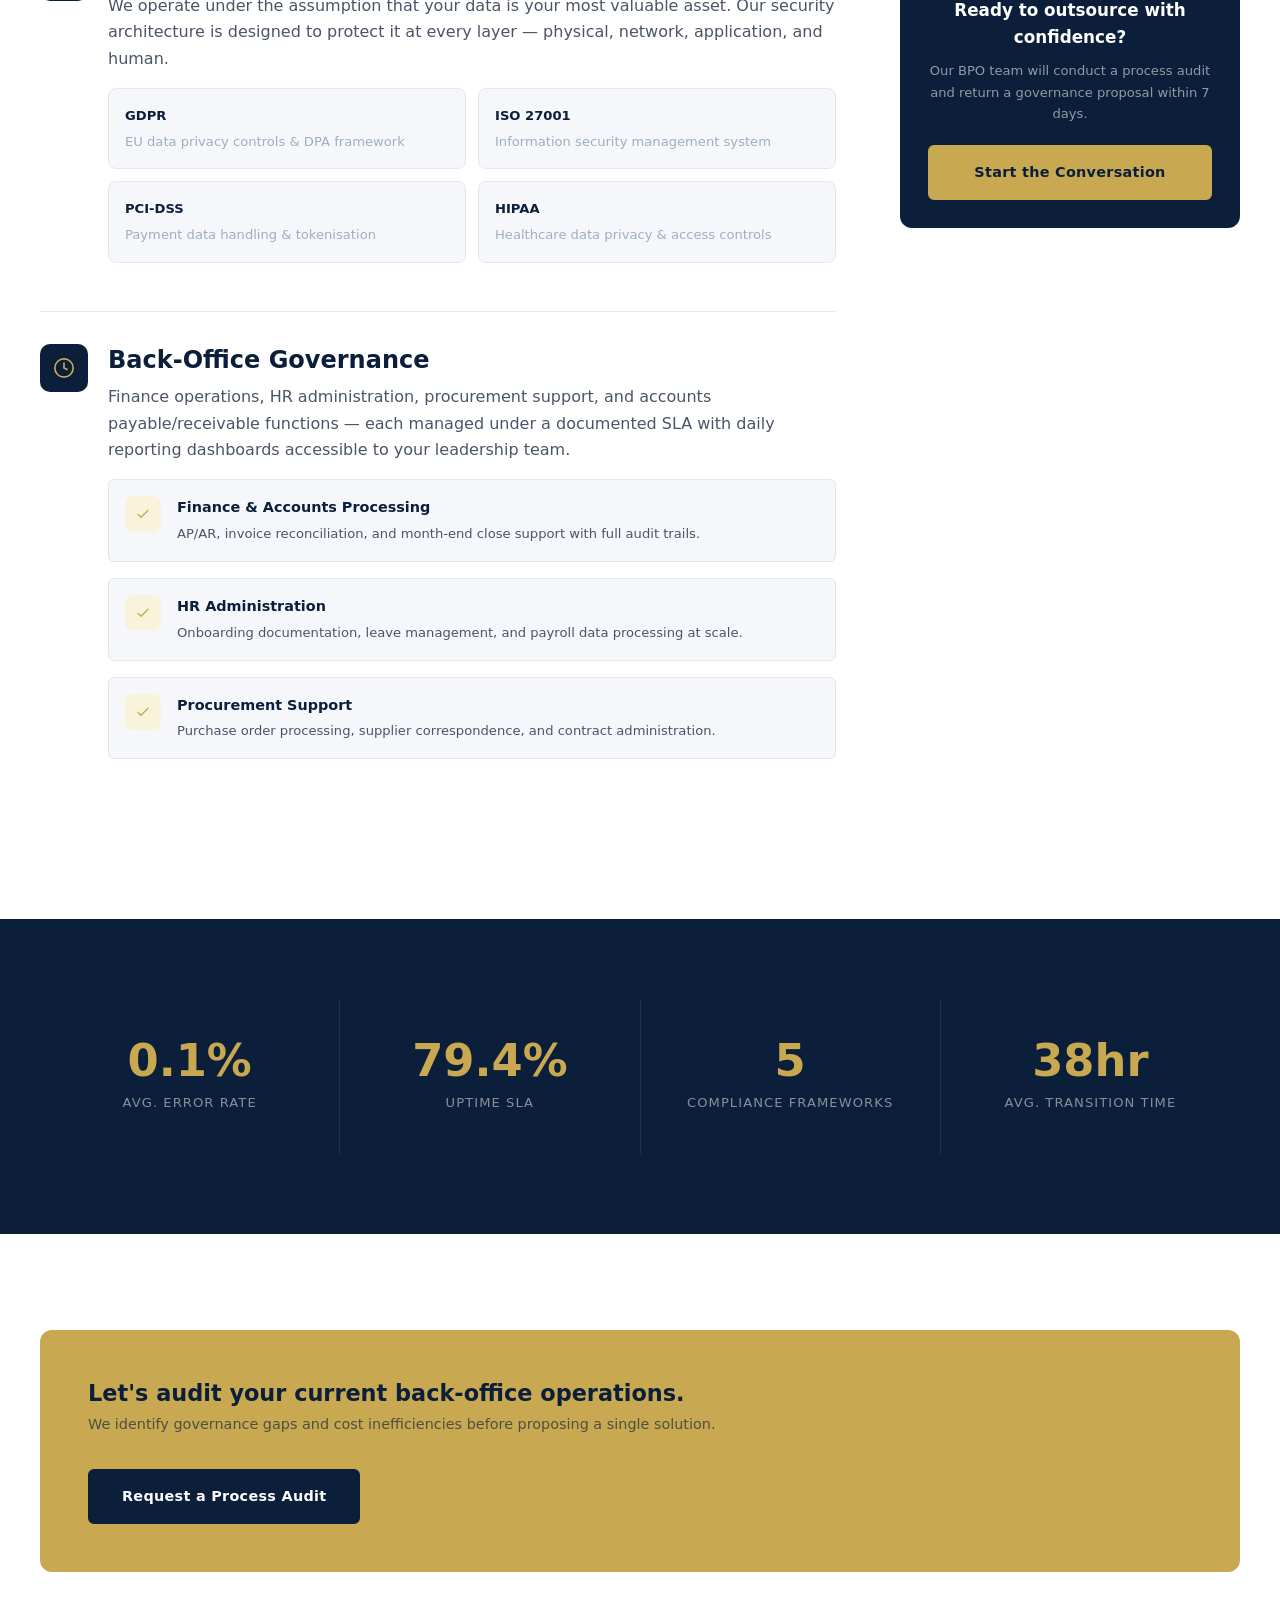
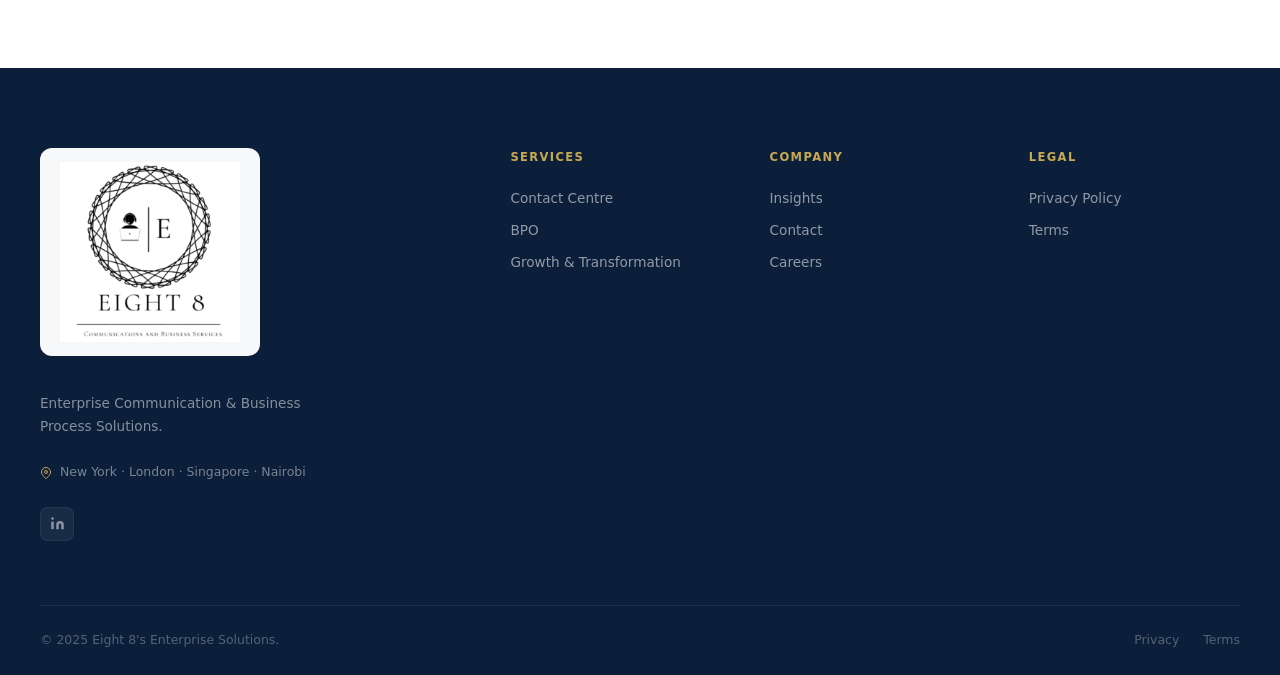
<file: bpo.html>
<!DOCTYPE html>
<html lang="en">
<head>
  <meta charset="UTF-8" />
  <meta name="viewport" content="width=device-width, initial-scale=1.0" />
  <title>Business Process Outsourcing | Eight 8's</title>
  <meta name="description" content="Governance-driven BPO with uncompromising data security, regulatory compliance, and information lifecycle management." />
  <link rel="stylesheet" href="styles.css" />
</head>
<body>

<!-- NAV -->
<nav class="nav">
  <div class="nav__inner">
    <a href="index.html" class="nav__logo"><img src="logo.png" alt="Eight 8" class="nav__logo-img" /><span class="nav__logo-text"><strong>Eight 8</strong><small>Communications &amp; Business Services</small></span></a>
    <ul class="nav__links">
      <li class="nav__item">
        <a href="#" class="nav__link">Services <svg viewBox="0 0 12 12" fill="none" stroke="currentColor" stroke-width="2"><path d="M2 4l4 4 4-4"/></svg></a>
        <div class="nav__dropdown">
          <a href="contact-centre.html" class="nav__dropdown-item"><div class="nav__dropdown-icon"><svg viewBox="0 0 24 24" fill="none" stroke="currentColor" stroke-width="2"><path d="M22 16.92v3a2 2 0 01-2.18 2 19.79 19.79 0 01-8.63-3.07"/></svg></div><div><span class="nav__dropdown-label">Contact Centre Operations</span><span class="nav__dropdown-desc">Inbound, outbound & technical support</span></div></a>
          <a href="bpo.html" class="nav__dropdown-item"><div class="nav__dropdown-icon"><svg viewBox="0 0 24 24" fill="none" stroke="currentColor" stroke-width="2"><rect x="2" y="3" width="20" height="14" rx="2"/><path d="M8 21h8M12 17v4"/></svg></div><div><span class="nav__dropdown-label">Business Process Outsourcing</span><span class="nav__dropdown-desc">Governance-driven back-office excellence</span></div></a>
          <a href="growth.html" class="nav__dropdown-item"><div class="nav__dropdown-icon"><svg viewBox="0 0 24 24" fill="none" stroke="currentColor" stroke-width="2"><polyline points="23 6 13.5 15.5 8.5 10.5 1 18"/></svg></div><div><span class="nav__dropdown-label">Growth & Transformation</span><span class="nav__dropdown-desc">CX strategy & technology integration</span></div></a>
        </div>
      </li>
      <li><a href="methodology.html" class="nav__link">Methodology</a></li>
      <li><a href="insights.html" class="nav__link">Insights</a></li>
    </ul>
    <a href="contact.html" class="btn btn-primary btn-sm nav__cta">Request a Strategic Consultation</a>
    <button class="nav__hamburger" aria-label="Open menu"><span></span><span></span><span></span></button>
  </div>
  <div class="nav__mobile" role="menu">
    <a href="index.html">Home</a>
    <a href="#" style="font-size:.7rem;font-weight:700;letter-spacing:.1em;text-transform:uppercase;color:var(--gold);padding-bottom:.25rem;border-bottom:none;pointer-events:none;">Services</a>
    <a href="contact-centre.html" style="padding-left:1rem;">Contact Centre</a>
    <a href="bpo.html" style="padding-left:1rem;">BPO</a>
    <a href="growth.html" style="padding-left:1rem;">Growth &amp; Transformation</a>
    <a href="methodology.html">Methodology</a>
    <a href="insights.html">Insights</a>
    <a href="contact.html" style="color:var(--gold);font-weight:700;border-bottom:none;">Request a Strategic Consultation →</a>
  </div>
</nav>


<!-- PAGE HERO -->
<section class="page-hero">
  <div class="page-hero__bg"></div>
  <div class="container" style="position:relative;z-index:1;">
    <nav class="breadcrumb"><a href="index.html">Home</a><svg viewBox="0 0 24 24" fill="none" stroke="currentColor" stroke-width="2"><polyline points="9 18 15 12 9 6"/></svg><span>Business Process Outsourcing</span></nav>
    <span class="section-label">Service Division</span>
    <h1>Business Process<br/>Outsourcing</h1>
    <p class="page-hero__sub">Governance-driven back-office operations with uncompromising data security, regulatory compliance, and information lifecycle management across every function we own.</p>
    <div class="page-hero__actions">
      <a href="contact.html?service=bpo" class="btn btn-primary">Discuss Your BPO Needs</a>
      <a href="#governance" class="btn btn-outline-light">Our Governance Framework</a>
    </div>
  </div>
</section>


<!-- GOVERNANCE FRAMEWORK SIDEBAR LAYOUT -->
<section class="section" id="governance">
  <div class="container">
    <div class="bpo-layout" style="display:grid;grid-template-columns:1fr 340px;gap:4rem;align-items:start;">

      <div>
        <span class="section-label">Core Capabilities</span>
        <h2 style="color:var(--navy);margin-bottom:1rem;">Back-Office Excellence,<br/>Front-Office Results</h2>
        <p style="margin-bottom:2.5rem;">Our BPO model is built on the premise that operational governance is a revenue driver, not a cost centre. Every process we manage is documented, audited, and continuously improved.</p>

        <!-- Feature blocks -->
        <div style="display:flex;flex-direction:column;gap:0;">

          <div style="padding-block:2rem;border-bottom:1px solid var(--gray-200);">
            <div style="display:flex;align-items:flex-start;gap:1.25rem;">
              <div style="width:48px;height:48px;background:var(--navy);border-radius:10px;display:grid;place-items:center;color:var(--gold);flex-shrink:0;">
                <svg width="22" height="22" viewBox="0 0 24 24" fill="none" stroke="currentColor" stroke-width="1.8"><path d="M14 2H6a2 2 0 00-2 2v16a2 2 0 002 2h12a2 2 0 002-2V8z"/><polyline points="14 2 14 8 20 8"/><line x1="16" y1="13" x2="8" y2="13"/><line x1="16" y1="17" x2="8" y2="17"/><polyline points="10 9 9 9 8 9"/></svg>
              </div>
              <div>
                <h3 style="color:var(--navy);margin-bottom:.5rem;">Information Lifecycle Support</h3>
                <p style="margin-bottom:1rem;">End-to-end management of business data from ingestion through archival — with documented retention schedules, access controls, and destruction protocols aligned to your regulatory obligations.</p>
                <div class="feature-list">
                  <div class="feature-list-item">
                    <div class="feature-list-item__icon"><svg viewBox="0 0 24 24" fill="none" stroke="currentColor" stroke-width="2"><polyline points="20 6 9 17 4 12"/></svg></div>
                    <div><h4>Document Processing &amp; Indexing</h4><p>Structured digitisation, classification, and metadata tagging for all incoming document types.</p></div>
                  </div>
                  <div class="feature-list-item">
                    <div class="feature-list-item__icon"><svg viewBox="0 0 24 24" fill="none" stroke="currentColor" stroke-width="2"><polyline points="20 6 9 17 4 12"/></svg></div>
                    <div><h4>Data Entry &amp; Validation</h4><p>Dual-entry verification with error rate SLAs below 0.1% across all back-office pipelines.</p></div>
                  </div>
                  <div class="feature-list-item">
                    <div class="feature-list-item__icon"><svg viewBox="0 0 24 24" fill="none" stroke="currentColor" stroke-width="2"><polyline points="20 6 9 17 4 12"/></svg></div>
                    <div><h4>Retention &amp; Archival Management</h4><p>Jurisdiction-specific retention schedules with automated flagging for review and destruction.</p></div>
                  </div>
                </div>
              </div>
            </div>
          </div>

          <div style="padding-block:2rem;border-bottom:1px solid var(--gray-200);">
            <div style="display:flex;align-items:flex-start;gap:1.25rem;">
              <div style="width:48px;height:48px;background:var(--navy);border-radius:10px;display:grid;place-items:center;color:var(--gold);flex-shrink:0;">
                <svg width="22" height="22" viewBox="0 0 24 24" fill="none" stroke="currentColor" stroke-width="1.8"><rect x="3" y="11" width="18" height="11" rx="2"/><path d="M7 11V7a5 5 0 0110 0v4"/></svg>
              </div>
              <div>
                <h3 style="color:var(--navy);margin-bottom:.5rem;">Data Security &amp; Regulatory Compliance</h3>
                <p style="margin-bottom:1rem;">We operate under the assumption that your data is your most valuable asset. Our security architecture is designed to protect it at every layer — physical, network, application, and human.</p>
                <div class="bpo-compliance-grid" style="display:grid;grid-template-columns:1fr 1fr;gap:.75rem;margin-bottom:1rem;">
                  <div style="background:var(--off-white);border:1px solid var(--gray-200);border-radius:8px;padding:1rem;font-size:.82rem;">
                    <div style="font-weight:700;color:var(--navy);margin-bottom:.25rem;">GDPR</div>
                    <div style="color:var(--gray-400);">EU data privacy controls &amp; DPA framework</div>
                  </div>
                  <div style="background:var(--off-white);border:1px solid var(--gray-200);border-radius:8px;padding:1rem;font-size:.82rem;">
                    <div style="font-weight:700;color:var(--navy);margin-bottom:.25rem;">ISO 27001</div>
                    <div style="color:var(--gray-400);">Information security management system</div>
                  </div>
                  <div style="background:var(--off-white);border:1px solid var(--gray-200);border-radius:8px;padding:1rem;font-size:.82rem;">
                    <div style="font-weight:700;color:var(--navy);margin-bottom:.25rem;">PCI-DSS</div>
                    <div style="color:var(--gray-400);">Payment data handling &amp; tokenisation</div>
                  </div>
                  <div style="background:var(--off-white);border:1px solid var(--gray-200);border-radius:8px;padding:1rem;font-size:.82rem;">
                    <div style="font-weight:700;color:var(--navy);margin-bottom:.25rem;">HIPAA</div>
                    <div style="color:var(--gray-400);">Healthcare data privacy &amp; access controls</div>
                  </div>
                </div>
              </div>
            </div>
          </div>

          <div style="padding-block:2rem;">
            <div style="display:flex;align-items:flex-start;gap:1.25rem;">
              <div style="width:48px;height:48px;background:var(--navy);border-radius:10px;display:grid;place-items:center;color:var(--gold);flex-shrink:0;">
                <svg width="22" height="22" viewBox="0 0 24 24" fill="none" stroke="currentColor" stroke-width="1.8"><circle cx="12" cy="12" r="10"/><polyline points="12 6 12 12 16 14"/></svg>
              </div>
              <div>
                <h3 style="color:var(--navy);margin-bottom:.5rem;">Back-Office Governance</h3>
                <p style="margin-bottom:1rem;">Finance operations, HR administration, procurement support, and accounts payable/receivable functions — each managed under a documented SLA with daily reporting dashboards accessible to your leadership team.</p>
                <div class="feature-list">
                  <div class="feature-list-item">
                    <div class="feature-list-item__icon"><svg viewBox="0 0 24 24" fill="none" stroke="currentColor" stroke-width="2"><polyline points="20 6 9 17 4 12"/></svg></div>
                    <div><h4>Finance &amp; Accounts Processing</h4><p>AP/AR, invoice reconciliation, and month-end close support with full audit trails.</p></div>
                  </div>
                  <div class="feature-list-item">
                    <div class="feature-list-item__icon"><svg viewBox="0 0 24 24" fill="none" stroke="currentColor" stroke-width="2"><polyline points="20 6 9 17 4 12"/></svg></div>
                    <div><h4>HR Administration</h4><p>Onboarding documentation, leave management, and payroll data processing at scale.</p></div>
                  </div>
                  <div class="feature-list-item">
                    <div class="feature-list-item__icon"><svg viewBox="0 0 24 24" fill="none" stroke="currentColor" stroke-width="2"><polyline points="20 6 9 17 4 12"/></svg></div>
                    <div><h4>Procurement Support</h4><p>Purchase order processing, supplier correspondence, and contract administration.</p></div>
                  </div>
                </div>
              </div>
            </div>
          </div>

        </div>
      </div>

      <!-- Sidebar -->
      <div class="sidebar">
        <div class="governance-box" style="margin-bottom:1.5rem;">
          <h4 style="font-size:.72rem;font-weight:700;letter-spacing:.12em;text-transform:uppercase;color:var(--gold);">Governance-Driven Framework</h4>
          <div style="margin-top:1rem;">
            <div class="governance-layer governance-layer--1">
              <svg viewBox="0 0 24 24" fill="none" stroke="currentColor" stroke-width="2"><path d="M12 22s8-4 8-10V5l-8-3-8 3v7c0 6 8 10 8 10z"/></svg>
              Executive Oversight Layer
            </div>
            <div style="text-align:center;font-size:.65rem;color:rgba(255,255,255,.3);padding:.25rem;">↓</div>
            <div class="governance-layer governance-layer--2">
              <svg viewBox="0 0 24 24" fill="none" stroke="currentColor" stroke-width="2"><rect x="3" y="11" width="18" height="11" rx="2"/></svg>
              Compliance &amp; Risk Management
            </div>
            <div style="text-align:center;font-size:.65rem;color:rgba(255,255,255,.3);padding:.25rem;">↓</div>
            <div class="governance-layer governance-layer--2">
              <svg viewBox="0 0 24 24" fill="none" stroke="currentColor" stroke-width="2"><polyline points="22 12 18 12 15 21 9 3 6 12 2 12"/></svg>
              Process Execution &amp; QA
            </div>
            <div style="text-align:center;font-size:.65rem;color:rgba(255,255,255,.3);padding:.25rem;">↓</div>
            <div class="governance-layer governance-layer--3">
              <svg viewBox="0 0 24 24" fill="none" stroke="currentColor" stroke-width="2"><line x1="18" y1="20" x2="18" y2="10"/><line x1="12" y1="20" x2="12" y2="4"/><line x1="6" y1="20" x2="6" y2="14"/></svg>
              Reporting &amp; Continuous Improvement
            </div>
          </div>
        </div>

        <div class="sidebar-card">
          <h4>Security Architecture</h4>
          <div class="sidebar-list">
            <div class="sidebar-list-item"><svg viewBox="0 0 24 24" fill="none" stroke="currentColor" stroke-width="2.5"><polyline points="20 6 9 17 4 12"/></svg>AES-256 data encryption at rest &amp; in transit</div>
            <div class="sidebar-list-item"><svg viewBox="0 0 24 24" fill="none" stroke="currentColor" stroke-width="2.5"><polyline points="20 6 9 17 4 12"/></svg>Role-based access control (RBAC)</div>
            <div class="sidebar-list-item"><svg viewBox="0 0 24 24" fill="none" stroke="currentColor" stroke-width="2.5"><polyline points="20 6 9 17 4 12"/></svg>Multi-factor authentication enforced</div>
            <div class="sidebar-list-item"><svg viewBox="0 0 24 24" fill="none" stroke="currentColor" stroke-width="2.5"><polyline points="20 6 9 17 4 12"/></svg>Zero-trust network architecture</div>
            <div class="sidebar-list-item"><svg viewBox="0 0 24 24" fill="none" stroke="currentColor" stroke-width="2.5"><polyline points="20 6 9 17 4 12"/></svg>Quarterly penetration testing</div>
            <div class="sidebar-list-item"><svg viewBox="0 0 24 24" fill="none" stroke="currentColor" stroke-width="2.5"><polyline points="20 6 9 17 4 12"/></svg>SOC monitoring 24/7/365</div>
          </div>
        </div>

        <div class="sidebar-cta">
          <h4>Ready to outsource with confidence?</h4>
          <p>Our BPO team will conduct a process audit and return a governance proposal within 7 days.</p>
          <a href="contact.html?service=bpo" class="btn btn-primary" style="width:100%;justify-content:center;">Start the Conversation</a>
        </div>
      </div>

    </div>
  </div>
</section>


<!-- STATS -->
<section class="stats-row">
  <div class="container">
    <div class="stats-row__grid">
      <div class="stat-item"><div class="stat-item__num" data-target="0.08" data-suffix="%">0.08%</div><div class="stat-item__label">Avg. Error Rate</div></div>
      <div class="stat-item"><div class="stat-item__num" data-target="99.2" data-suffix="%">99.2%</div><div class="stat-item__label">Uptime SLA</div></div>
      <div class="stat-item"><div class="stat-item__num" data-target="6">6</div><div class="stat-item__label">Compliance Frameworks</div></div>
      <div class="stat-item"><div class="stat-item__num" data-target="48" data-suffix="hr">48hr</div><div class="stat-item__label">Avg. Transition Time</div></div>
    </div>
  </div>
</section>


<!-- CTA BANNER -->
<section class="section">
  <div class="container reveal">
    <div class="cta-banner">
      <div>
        <h3>Let's audit your current back-office operations.</h3>
        <p>We identify governance gaps and cost inefficiencies before proposing a single solution.</p>
      </div>
      <div class="cta-banner__actions">
        <a href="contact.html?service=bpo" class="btn btn-navy">Request a Process Audit</a>
        <a href="methodology.html" class="btn btn-outline-gold">View Our Delivery Model</a>
      </div>
    </div>
  </div>
</section>


<!-- FOOTER -->
<footer class="footer">
  <div class="container">
    <div class="footer__grid">
      <div class="footer__brand">
        <a href="index.html" class="footer__logo"><img src="logo.png" alt="Eight 8" class="footer__logo-img" /></a>
        <p class="footer__tagline">Enterprise Communication &amp; Business Process Solutions.</p>
        <div class="footer__offices"><div class="footer__office"><svg viewBox="0 0 24 24" fill="none" stroke="currentColor" stroke-width="2"><path d="M21 10c0 7-9 13-9 13s-9-6-9-13a9 9 0 0118 0z"/><circle cx="12" cy="10" r="3"/></svg>New York · London · Singapore · Nairobi</div></div>
        <div class="footer__social"><a href="#" class="footer__social-link"><svg viewBox="0 0 24 24" fill="currentColor"><path d="M16 8a6 6 0 016 6v7h-4v-7a2 2 0 00-2-2 2 2 0 00-2 2v7h-4v-7a6 6 0 016-6z"/><rect x="2" y="9" width="4" height="12"/><circle cx="4" cy="4" r="2"/></svg></a></div>
      </div>
      <div><div class="footer__col-title">Services</div><ul class="footer__col-links"><li><a href="contact-centre.html" class="footer__col-link">Contact Centre</a></li><li><a href="bpo.html" class="footer__col-link">BPO</a></li><li><a href="growth.html" class="footer__col-link">Growth &amp; Transformation</a></li></ul></div>
      <div><div class="footer__col-title">Company</div><ul class="footer__col-links"><li><a href="insights.html" class="footer__col-link">Insights</a></li><li><a href="contact.html" class="footer__col-link">Contact</a></li><li><a href="#" class="footer__col-link">Careers</a></li></ul></div>
      <div><div class="footer__col-title">Legal</div><ul class="footer__col-links"><li><a href="#" class="footer__col-link">Privacy Policy</a></li><li><a href="#" class="footer__col-link">Terms</a></li></ul></div>
    </div>
    <div class="footer__bottom"><span>© 2025 Eight 8's Enterprise Solutions.</span><div class="footer__bottom-links"><a href="#">Privacy</a><a href="#">Terms</a></div></div>
  </div>
</footer>

<script src="script.js"></script>
</body>
</html>
</file>
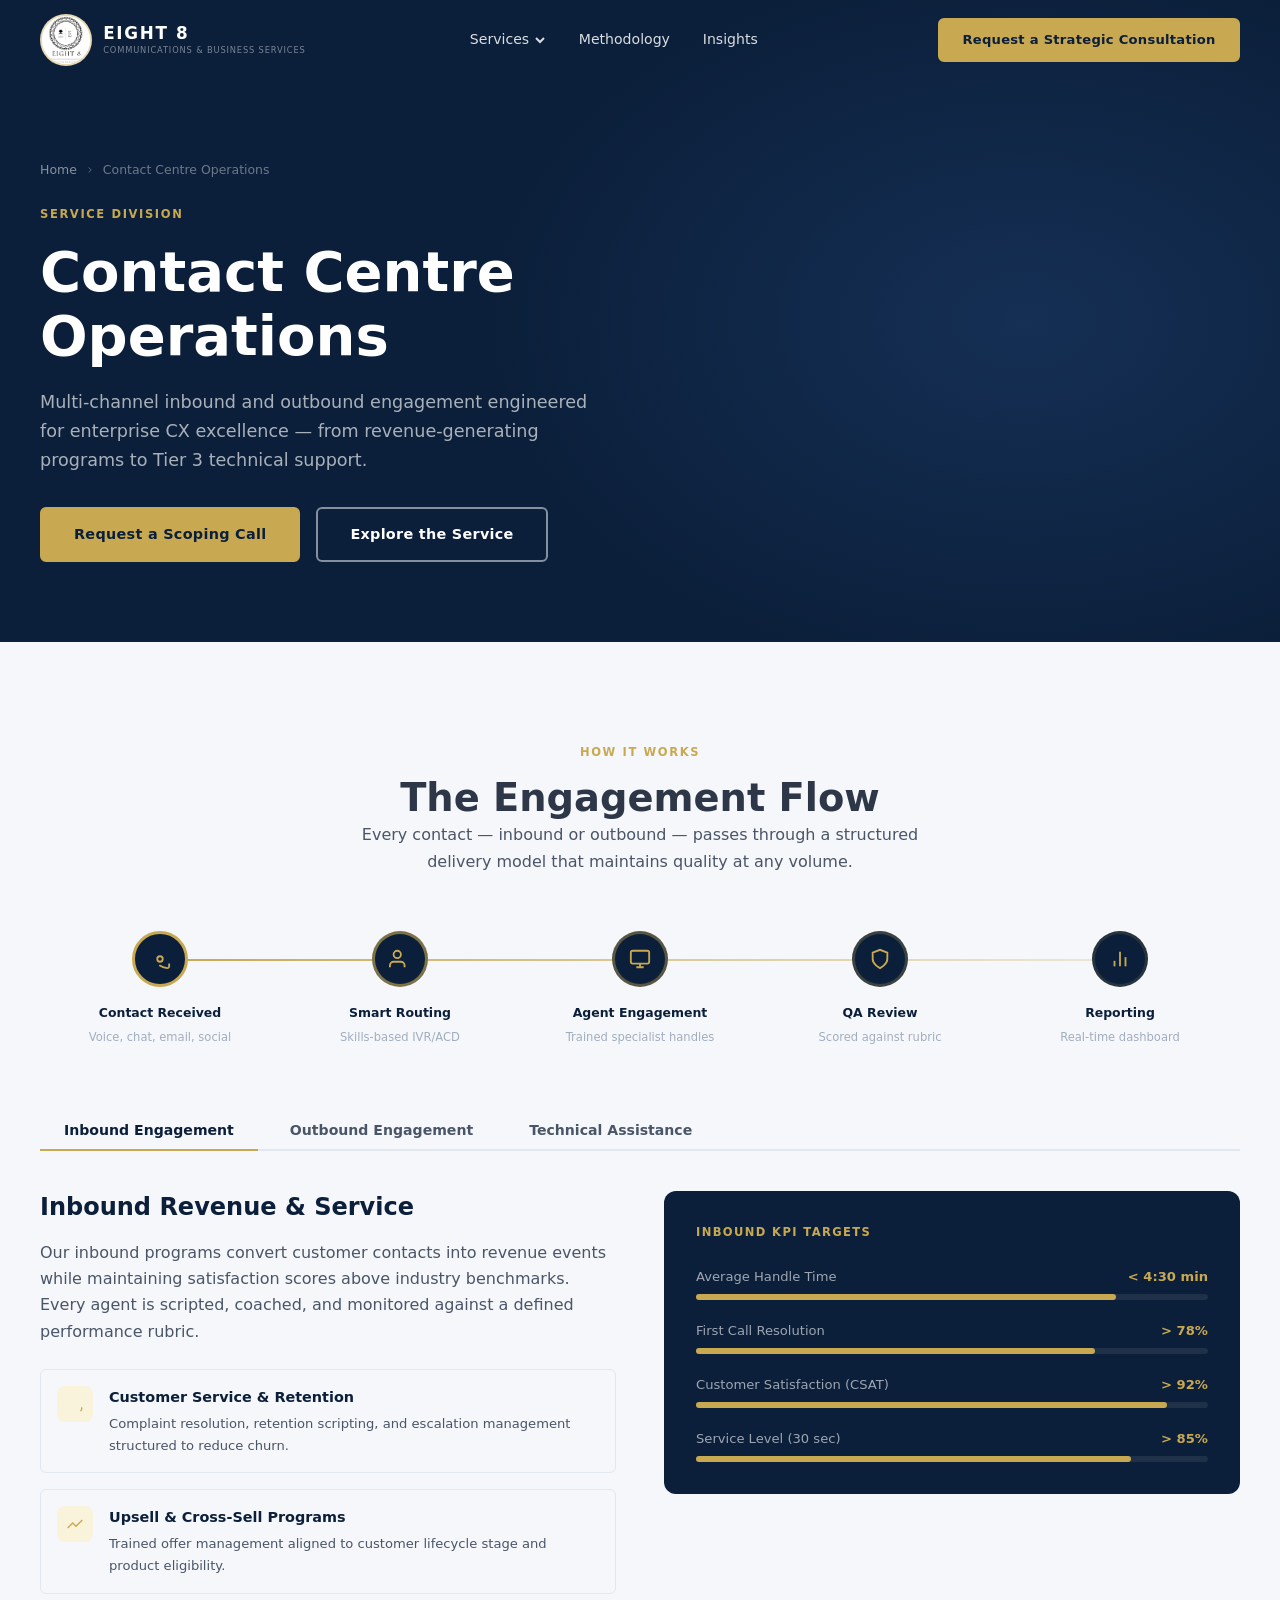
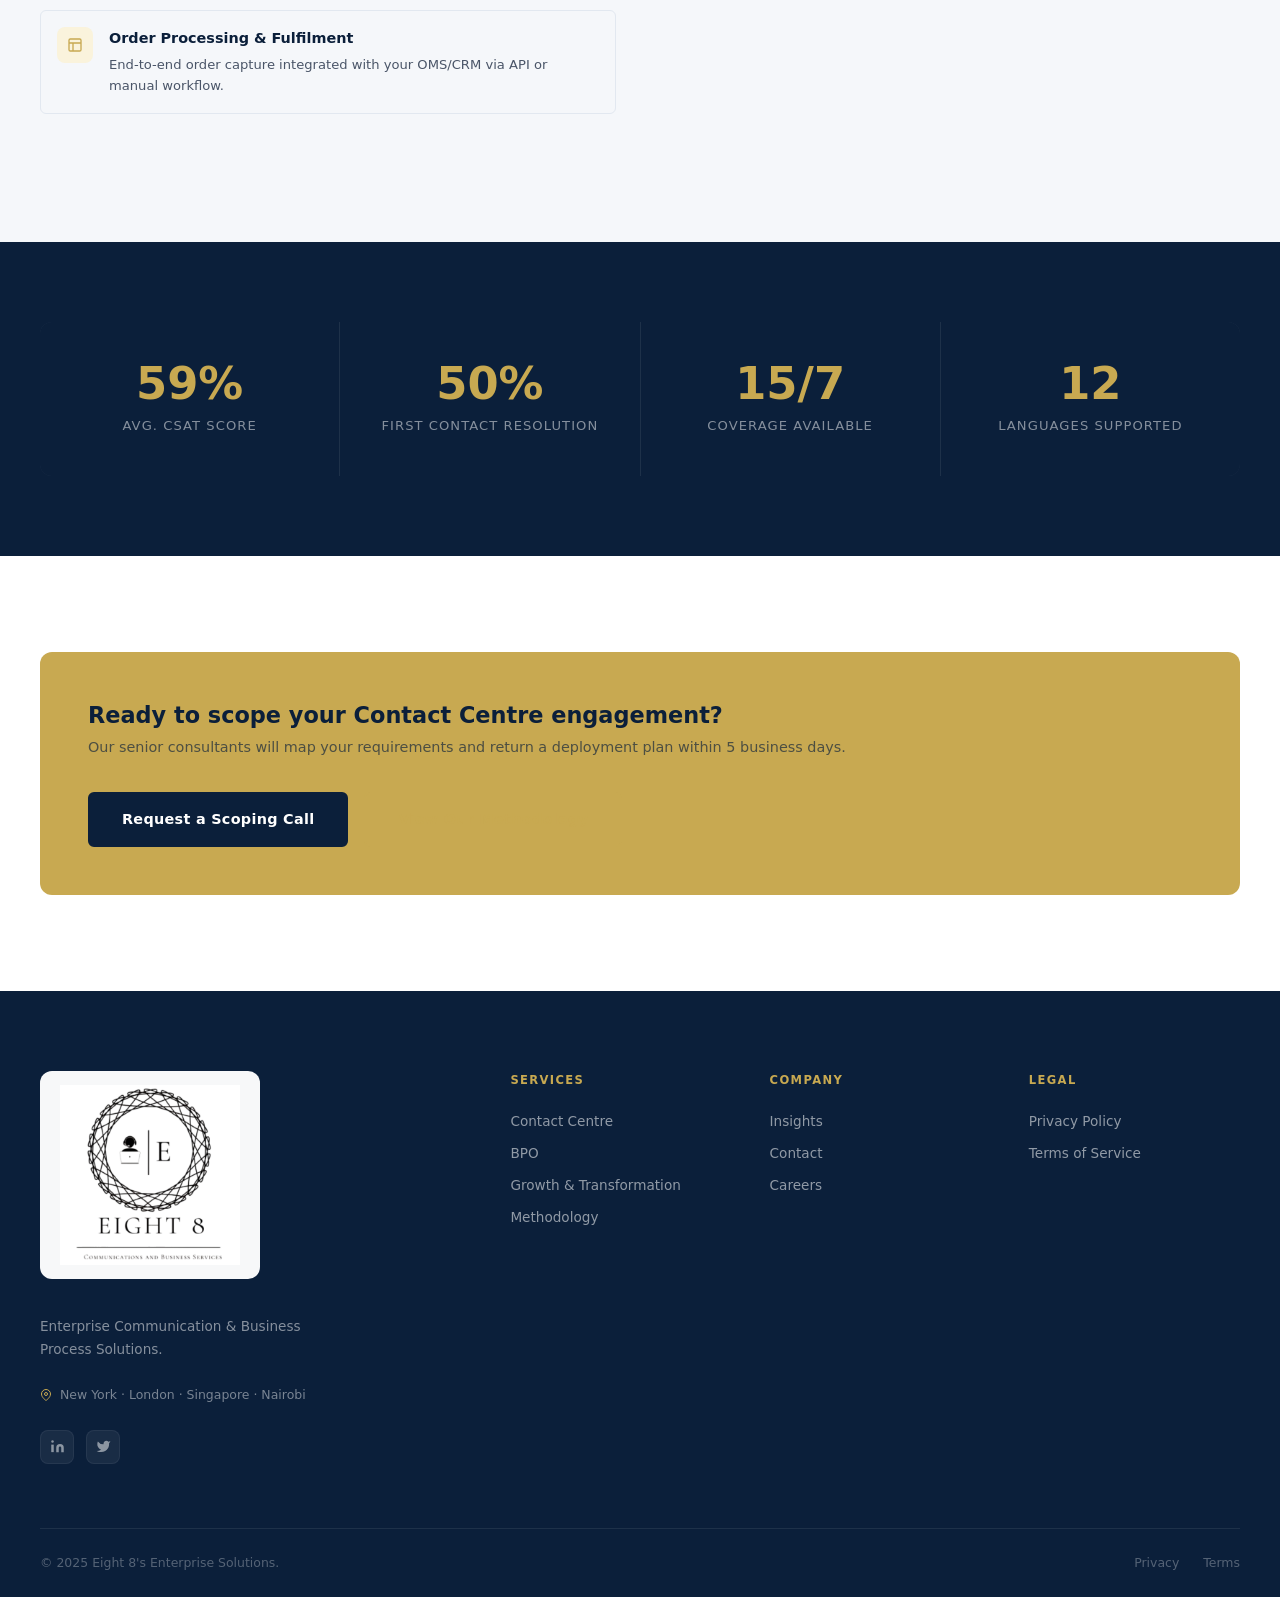
<file: contact-centre.html>
<!DOCTYPE html>
<html lang="en">
<head>
  <meta charset="UTF-8" />
  <meta name="viewport" content="width=device-width, initial-scale=1.0" />
  <title>Contact Centre Operations | Eight 8's</title>
  <meta name="description" content="Multi-channel inbound and outbound contact centre operations — revenue generation, technical assistance, and enterprise-grade CX delivery." />
  <link rel="stylesheet" href="styles.css" />
</head>
<body>

<!-- NAV -->
<nav class="nav" role="navigation">
  <div class="nav__inner">
    <a href="index.html" class="nav__logo">
      <img src="logo.png" alt="Eight 8" class="nav__logo-img" />
      <span class="nav__logo-text"><strong>Eight 8</strong><small>Communications &amp; Business Services</small></span>
    </a>
    <ul class="nav__links">
      <li class="nav__item">
        <a href="#" class="nav__link">
          Services
          <svg viewBox="0 0 12 12" fill="none" stroke="currentColor" stroke-width="2"><path d="M2 4l4 4 4-4"/></svg>
        </a>
        <div class="nav__dropdown">
          <a href="contact-centre.html" class="nav__dropdown-item">
            <div class="nav__dropdown-icon"><svg viewBox="0 0 24 24" fill="none" stroke="currentColor" stroke-width="2"><path d="M22 16.92v3a2 2 0 01-2.18 2 19.79 19.79 0 01-8.63-3.07A19.5 19.5 0 013.07 10.8a19.79 19.79 0 01-3.07-8.67A2 2 0 012 0h3a2 2 0 012 1.72 12.84 12.84 0 00.7 2.81 2 2 0 01-.45 2.11L6.09 7.91a16 16 0 006 6l1.27-1.27a2 2 0 012.11-.45 12.84 12.84 0 002.81.7A2 2 0 0122 14v2.92z"/></svg></div>
            <div><span class="nav__dropdown-label">Contact Centre Operations</span><span class="nav__dropdown-desc">Inbound, outbound & technical support</span></div>
          </a>
          <a href="bpo.html" class="nav__dropdown-item">
            <div class="nav__dropdown-icon"><svg viewBox="0 0 24 24" fill="none" stroke="currentColor" stroke-width="2"><rect x="2" y="3" width="20" height="14" rx="2"/><path d="M8 21h8M12 17v4"/></svg></div>
            <div><span class="nav__dropdown-label">Business Process Outsourcing</span><span class="nav__dropdown-desc">Governance-driven back-office excellence</span></div>
          </a>
          <a href="growth.html" class="nav__dropdown-item">
            <div class="nav__dropdown-icon"><svg viewBox="0 0 24 24" fill="none" stroke="currentColor" stroke-width="2"><polyline points="23 6 13.5 15.5 8.5 10.5 1 18"/><polyline points="17 6 23 6 23 12"/></svg></div>
            <div><span class="nav__dropdown-label">Growth & Transformation</span><span class="nav__dropdown-desc">CX strategy & technology integration</span></div>
          </a>
        </div>
      </li>
      <li><a href="methodology.html" class="nav__link">Methodology</a></li>
      <li><a href="insights.html" class="nav__link">Insights</a></li>
    </ul>
    <a href="contact.html" class="btn btn-primary btn-sm nav__cta">Request a Strategic Consultation</a>
    <button class="nav__hamburger" aria-label="Open menu"><span></span><span></span><span></span></button>
  </div>
  <div class="nav__mobile" role="menu">
    <a href="index.html">Home</a>
    <a href="#" style="font-size:.7rem;font-weight:700;letter-spacing:.1em;text-transform:uppercase;color:var(--gold);padding-bottom:.25rem;border-bottom:none;pointer-events:none;">Services</a>
    <a href="contact-centre.html" style="padding-left:1rem;">Contact Centre Operations</a>
    <a href="bpo.html" style="padding-left:1rem;">Business Process Outsourcing</a>
    <a href="growth.html" style="padding-left:1rem;">Growth &amp; Transformation</a>
    <a href="methodology.html">Methodology</a>
    <a href="insights.html">Insights</a>
    <a href="contact.html" style="color:var(--gold);font-weight:700;border-bottom:none;">Request a Strategic Consultation →</a>
  </div>
</nav>


<!-- PAGE HERO -->
<section class="page-hero">
  <div class="page-hero__bg"></div>
  <div class="container" style="position:relative;z-index:1;">
    <nav class="breadcrumb" aria-label="Breadcrumb">
      <a href="index.html">Home</a>
      <svg viewBox="0 0 24 24" fill="none" stroke="currentColor" stroke-width="2"><polyline points="9 18 15 12 9 6"/></svg>
      <span>Contact Centre Operations</span>
    </nav>
    <span class="section-label">Service Division</span>
    <h1>Contact Centre<br/>Operations</h1>
    <p class="page-hero__sub">Multi-channel inbound and outbound engagement engineered for enterprise CX excellence — from revenue-generating programs to Tier 3 technical support.</p>
    <div class="page-hero__actions">
      <a href="contact.html?service=contact-centre" class="btn btn-primary">Request a Scoping Call</a>
      <a href="#overview" class="btn btn-outline-light">Explore the Service</a>
    </div>
  </div>
</section>


<!-- ENGAGEMENT FLOW DIAGRAM -->
<section class="section section--alt" id="overview" aria-labelledby="flow-heading">
  <div class="container">
    <div class="reveal" style="text-align:center;max-width:600px;margin-inline:auto;margin-bottom:3.5rem;">
      <span class="section-label">How It Works</span>
      <h2 id="flow-heading">The Engagement Flow</h2>
      <p>Every contact — inbound or outbound — passes through a structured delivery model that maintains quality at any volume.</p>
    </div>

    <!-- Flow diagram -->
    <div class="reveal cc-flow-grid" style="display:grid;grid-template-columns:repeat(5,1fr);gap:0;position:relative;margin-bottom:4rem;">
      <div style="position:absolute;top:28px;left:10%;right:10%;height:2px;background:linear-gradient(90deg,var(--gold),rgba(200,169,81,0.2));z-index:0;"></div>

      <div style="text-align:center;position:relative;z-index:1;padding:0 0.5rem;">
        <div style="width:56px;height:56px;background:var(--navy);border-radius:50%;display:grid;place-items:center;margin:0 auto 1rem;border:3px solid var(--gold);">
          <svg width="22" height="22" viewBox="0 0 24 24" fill="none" stroke="var(--gold)" stroke-width="2"><path d="M22 16.92v3a2 2 0 01-2.18 2 19.79 19.79 0 01-8.63-3.07"/><circle cx="12" cy="12" r="3"/></svg>
        </div>
        <div style="font-size:.78rem;font-weight:700;color:var(--navy);margin-bottom:.25rem;">Contact Received</div>
        <div style="font-size:.72rem;color:var(--gray-400);">Voice, chat, email, social</div>
      </div>

      <div style="text-align:center;position:relative;z-index:1;padding:0 0.5rem;">
        <div style="width:56px;height:56px;background:var(--navy);border-radius:50%;display:grid;place-items:center;margin:0 auto 1rem;border:3px solid rgba(200,169,81,0.6);">
          <svg width="22" height="22" viewBox="0 0 24 24" fill="none" stroke="var(--gold)" stroke-width="2"><path d="M17 21v-2a4 4 0 00-4-4H5a4 4 0 00-4 4v2"/><circle cx="9" cy="7" r="4"/></svg>
        </div>
        <div style="font-size:.78rem;font-weight:700;color:var(--navy);margin-bottom:.25rem;">Smart Routing</div>
        <div style="font-size:.72rem;color:var(--gray-400);">Skills-based IVR/ACD</div>
      </div>

      <div style="text-align:center;position:relative;z-index:1;padding:0 0.5rem;">
        <div style="width:56px;height:56px;background:var(--navy);border-radius:50%;display:grid;place-items:center;margin:0 auto 1rem;border:3px solid rgba(200,169,81,0.4);">
          <svg width="22" height="22" viewBox="0 0 24 24" fill="none" stroke="var(--gold)" stroke-width="2"><rect x="2" y="3" width="20" height="14" rx="2"/><path d="M8 21h8M12 17v4"/></svg>
        </div>
        <div style="font-size:.78rem;font-weight:700;color:var(--navy);margin-bottom:.25rem;">Agent Engagement</div>
        <div style="font-size:.72rem;color:var(--gray-400);">Trained specialist handles</div>
      </div>

      <div style="text-align:center;position:relative;z-index:1;padding:0 0.5rem;">
        <div style="width:56px;height:56px;background:var(--navy);border-radius:50%;display:grid;place-items:center;margin:0 auto 1rem;border:3px solid rgba(200,169,81,0.25);">
          <svg width="22" height="22" viewBox="0 0 24 24" fill="none" stroke="var(--gold)" stroke-width="2"><path d="M12 22s8-4 8-10V5l-8-3-8 3v7c0 6 8 10 8 10z"/></svg>
        </div>
        <div style="font-size:.78rem;font-weight:700;color:var(--navy);margin-bottom:.25rem;">QA Review</div>
        <div style="font-size:.72rem;color:var(--gray-400);">Scored against rubric</div>
      </div>

      <div style="text-align:center;position:relative;z-index:1;padding:0 0.5rem;">
        <div style="width:56px;height:56px;background:var(--navy);border-radius:50%;display:grid;place-items:center;margin:0 auto 1rem;border:3px solid rgba(200,169,81,0.15);">
          <svg width="22" height="22" viewBox="0 0 24 24" fill="none" stroke="var(--gold)" stroke-width="2"><line x1="18" y1="20" x2="18" y2="10"/><line x1="12" y1="20" x2="12" y2="4"/><line x1="6" y1="20" x2="6" y2="14"/></svg>
        </div>
        <div style="font-size:.78rem;font-weight:700;color:var(--navy);margin-bottom:.25rem;">Reporting</div>
        <div style="font-size:.72rem;color:var(--gray-400);">Real-time dashboard</div>
      </div>
    </div>

    <!-- Inbound / Outbound tabs -->
    <div class="tab-wrapper reveal">
      <div class="tabs" role="tablist">
        <button class="tab active" data-tab="inbound" role="tab" aria-selected="true">Inbound Engagement</button>
        <button class="tab" data-tab="outbound" role="tab" aria-selected="false">Outbound Engagement</button>
        <button class="tab" data-tab="tech" role="tab" aria-selected="false">Technical Assistance</button>
      </div>

      <div class="tab-panel active" data-panel="inbound">
        <div class="grid-2" style="gap:3rem;align-items:start;">
          <div>
            <h3 style="color:var(--navy);margin-bottom:1rem;">Inbound Revenue &amp; Service</h3>
            <p style="margin-bottom:1.5rem;">Our inbound programs convert customer contacts into revenue events while maintaining satisfaction scores above industry benchmarks. Every agent is scripted, coached, and monitored against a defined performance rubric.</p>
            <div class="feature-list">
              <div class="feature-list-item">
                <div class="feature-list-item__icon"><svg viewBox="0 0 24 24" fill="none" stroke="currentColor" stroke-width="2"><path d="M22 16.92v3a2 2 0 01-2.18 2"/></svg></div>
                <div><h4>Customer Service &amp; Retention</h4><p>Complaint resolution, retention scripting, and escalation management structured to reduce churn.</p></div>
              </div>
              <div class="feature-list-item">
                <div class="feature-list-item__icon"><svg viewBox="0 0 24 24" fill="none" stroke="currentColor" stroke-width="2"><polyline points="23 6 13.5 15.5 8.5 10.5 1 18"/></svg></div>
                <div><h4>Upsell &amp; Cross-Sell Programs</h4><p>Trained offer management aligned to customer lifecycle stage and product eligibility.</p></div>
              </div>
              <div class="feature-list-item">
                <div class="feature-list-item__icon"><svg viewBox="0 0 24 24" fill="none" stroke="currentColor" stroke-width="2"><rect x="3" y="3" width="18" height="18" rx="2"/><path d="M3 9h18M9 21V9"/></svg></div>
                <div><h4>Order Processing &amp; Fulfilment</h4><p>End-to-end order capture integrated with your OMS/CRM via API or manual workflow.</p></div>
              </div>
            </div>
          </div>
          <div>
            <div style="background:var(--navy);border-radius:var(--radius-md);padding:2rem;color:var(--white);">
              <div style="font-size:.72rem;font-weight:700;letter-spacing:.12em;text-transform:uppercase;color:var(--gold);margin-bottom:1.5rem;">Inbound KPI Targets</div>
              <div style="display:flex;flex-direction:column;gap:1.25rem;">
                <div>
                  <div style="display:flex;justify-content:space-between;font-size:.82rem;margin-bottom:.4rem;"><span style="color:rgba(255,255,255,.6);">Average Handle Time</span><span style="color:var(--gold);font-weight:700;">&lt; 4:30 min</span></div>
                  <div style="background:rgba(255,255,255,.08);border-radius:4px;height:6px;"><div style="background:var(--gold);width:82%;height:100%;border-radius:4px;"></div></div>
                </div>
                <div>
                  <div style="display:flex;justify-content:space-between;font-size:.82rem;margin-bottom:.4rem;"><span style="color:rgba(255,255,255,.6);">First Call Resolution</span><span style="color:var(--gold);font-weight:700;">&gt; 78%</span></div>
                  <div style="background:rgba(255,255,255,.08);border-radius:4px;height:6px;"><div style="background:var(--gold);width:78%;height:100%;border-radius:4px;"></div></div>
                </div>
                <div>
                  <div style="display:flex;justify-content:space-between;font-size:.82rem;margin-bottom:.4rem;"><span style="color:rgba(255,255,255,.6);">Customer Satisfaction (CSAT)</span><span style="color:var(--gold);font-weight:700;">&gt; 92%</span></div>
                  <div style="background:rgba(255,255,255,.08);border-radius:4px;height:6px;"><div style="background:var(--gold);width:92%;height:100%;border-radius:4px;"></div></div>
                </div>
                <div>
                  <div style="display:flex;justify-content:space-between;font-size:.82rem;margin-bottom:.4rem;"><span style="color:rgba(255,255,255,.6);">Service Level (30 sec)</span><span style="color:var(--gold);font-weight:700;">&gt; 85%</span></div>
                  <div style="background:rgba(255,255,255,.08);border-radius:4px;height:6px;"><div style="background:var(--gold);width:85%;height:100%;border-radius:4px;"></div></div>
                </div>
              </div>
            </div>
          </div>
        </div>
      </div>

      <div class="tab-panel" data-panel="outbound">
        <div class="grid-2" style="gap:3rem;align-items:start;">
          <div>
            <h3 style="color:var(--navy);margin-bottom:1rem;">Outbound Revenue Generation</h3>
            <p style="margin-bottom:1.5rem;">Structured outbound programs targeting pipeline acceleration, customer reactivation, and scheduled appointment campaigns. All lists are compliance-screened against DNC and jurisdiction-specific regulations before dialling commences.</p>
            <div class="feature-list">
              <div class="feature-list-item">
                <div class="feature-list-item__icon"><svg viewBox="0 0 24 24" fill="none" stroke="currentColor" stroke-width="2"><path d="M20 21v-2a4 4 0 00-4-4H8a4 4 0 00-4 4v2"/><circle cx="12" cy="7" r="4"/></svg></div>
                <div><h4>B2B Lead Qualification</h4><p>BANT-qualified pipeline delivery to your sales team with full call recordings and disposition data.</p></div>
              </div>
              <div class="feature-list-item">
                <div class="feature-list-item__icon"><svg viewBox="0 0 24 24" fill="none" stroke="currentColor" stroke-width="2"><path d="M3 9l9-7 9 7v11a2 2 0 01-2 2H5a2 2 0 01-2-2z"/></svg></div>
                <div><h4>Win-Back &amp; Reactivation</h4><p>Lapsed customer programs with scripted value-recovery offers and structured follow-up cadences.</p></div>
              </div>
              <div class="feature-list-item">
                <div class="feature-list-item__icon"><svg viewBox="0 0 24 24" fill="none" stroke="currentColor" stroke-width="2"><rect x="3" y="4" width="18" height="18" rx="2"/><line x1="16" y1="2" x2="16" y2="6"/><line x1="8" y1="2" x2="8" y2="6"/><line x1="3" y1="10" x2="21" y2="10"/></svg></div>
                <div><h4>Appointment Setting</h4><p>Dedicated scheduling programs with CRM sync, confirmation workflows, and no-show recovery.</p></div>
              </div>
            </div>
          </div>
          <div>
            <div style="background:var(--navy);border-radius:var(--radius-md);padding:2rem;color:var(--white);">
              <div style="font-size:.72rem;font-weight:700;letter-spacing:.12em;text-transform:uppercase;color:var(--gold);margin-bottom:1.5rem;">Compliance Framework</div>
              <div style="display:flex;flex-direction:column;gap:.85rem;">
                <div style="display:flex;align-items:center;gap:.75rem;font-size:.82rem;color:rgba(255,255,255,.75);">
                  <svg width="14" height="14" viewBox="0 0 24 24" fill="none" stroke="var(--gold)" stroke-width="2.5"><polyline points="20 6 9 17 4 12"/></svg>
                  DNC / DNCR list scrubbing before every campaign
                </div>
                <div style="display:flex;align-items:center;gap:.75rem;font-size:.82rem;color:rgba(255,255,255,.75);">
                  <svg width="14" height="14" viewBox="0 0 24 24" fill="none" stroke="var(--gold)" stroke-width="2.5"><polyline points="20 6 9 17 4 12"/></svg>
                  TCPA, GDPR, and POPIA compliant dialling practices
                </div>
                <div style="display:flex;align-items:center;gap:.75rem;font-size:.82rem;color:rgba(255,255,255,.75);">
                  <svg width="14" height="14" viewBox="0 0 24 24" fill="none" stroke="var(--gold)" stroke-width="2.5"><polyline points="20 6 9 17 4 12"/></svg>
                  Predictive &amp; progressive dialler modes
                </div>
                <div style="display:flex;align-items:center;gap:.75rem;font-size:.82rem;color:rgba(255,255,255,.75);">
                  <svg width="14" height="14" viewBox="0 0 24 24" fill="none" stroke="var(--gold)" stroke-width="2.5"><polyline points="20 6 9 17 4 12"/></svg>
                  Call recording &amp; 90-day audit retention
                </div>
                <div style="display:flex;align-items:center;gap:.75rem;font-size:.82rem;color:rgba(255,255,255,.75);">
                  <svg width="14" height="14" viewBox="0 0 24 24" fill="none" stroke="var(--gold)" stroke-width="2.5"><polyline points="20 6 9 17 4 12"/></svg>
                  Mandatory consent verification scripting
                </div>
              </div>
            </div>
          </div>
        </div>
      </div>

      <div class="tab-panel" data-panel="tech">
        <div class="grid-2" style="gap:3rem;align-items:start;">
          <div>
            <h3 style="color:var(--navy);margin-bottom:1rem;">Technical Assistance (Tier 1–3)</h3>
            <p style="margin-bottom:1.5rem;">Dedicated technical support desks staffed with certified agents trained to your product specifications. Escalation paths and knowledge bases are built before go-live — not improvised during incidents.</p>
            <div class="feature-list">
              <div class="feature-list-item">
                <div class="feature-list-item__icon"><svg viewBox="0 0 24 24" fill="none" stroke="currentColor" stroke-width="2"><circle cx="12" cy="12" r="10"/><path d="M9.09 9a3 3 0 015.83 1c0 2-3 3-3 3"/><line x1="12" y1="17" x2="12.01" y2="17"/></svg></div>
                <div><h4>Tier 1 — First-Line Resolution</h4><p>Password resets, account queries, basic troubleshooting — resolved at first contact using structured playbooks.</p></div>
              </div>
              <div class="feature-list-item">
                <div class="feature-list-item__icon"><svg viewBox="0 0 24 24" fill="none" stroke="currentColor" stroke-width="2"><polygon points="12 2 2 7 12 12 22 7 12 2"/><polyline points="2 17 12 22 22 17"/></svg></div>
                <div><h4>Tier 2 — Advanced Support</h4><p>Configuration support, product defect triage, and integration troubleshooting with warm transfer to Tier 3 when required.</p></div>
              </div>
              <div class="feature-list-item">
                <div class="feature-list-item__icon"><svg viewBox="0 0 24 24" fill="none" stroke="currentColor" stroke-width="2"><rect x="2" y="3" width="20" height="14" rx="2"/><path d="M8 21h8M12 17v4"/></svg></div>
                <div><h4>Tier 3 — Specialist Escalation</h4><p>Managed escalation to your engineering or product team with full incident documentation and SLA tracking.</p></div>
              </div>
            </div>
          </div>
          <div style="background:var(--off-white);border-radius:var(--radius-md);padding:2rem;border:1px solid var(--gray-200);">
            <div style="font-size:.78rem;font-weight:700;color:var(--navy);margin-bottom:1.25rem;letter-spacing:.04em;">SUPPORT CHANNELS COVERED</div>
            <div style="display:grid;grid-template-columns:1fr 1fr;gap:.75rem;">
              <div style="background:var(--white);border:1px solid var(--gray-200);border-radius:8px;padding:.85rem 1rem;font-size:.82rem;font-weight:600;color:var(--navy);display:flex;align-items:center;gap:.5rem;">
                <svg width="16" height="16" viewBox="0 0 24 24" fill="none" stroke="var(--gold)" stroke-width="2"><path d="M22 16.92v3a2 2 0 01-2.18 2"/></svg> Voice
              </div>
              <div style="background:var(--white);border:1px solid var(--gray-200);border-radius:8px;padding:.85rem 1rem;font-size:.82rem;font-weight:600;color:var(--navy);display:flex;align-items:center;gap:.5rem;">
                <svg width="16" height="16" viewBox="0 0 24 24" fill="none" stroke="var(--gold)" stroke-width="2"><path d="M21 15a2 2 0 01-2 2H7l-4 4V5a2 2 0 012-2h14a2 2 0 012 2z"/></svg> Live Chat
              </div>
              <div style="background:var(--white);border:1px solid var(--gray-200);border-radius:8px;padding:.85rem 1rem;font-size:.82rem;font-weight:600;color:var(--navy);display:flex;align-items:center;gap:.5rem;">
                <svg width="16" height="16" viewBox="0 0 24 24" fill="none" stroke="var(--gold)" stroke-width="2"><path d="M4 4h16c1.1 0 2 .9 2 2v12c0 1.1-.9 2-2 2H4c-1.1 0-2-.9-2-2V6c0-1.1.9-2 2-2z"/><polyline points="22,6 12,13 2,6"/></svg> Email
              </div>
              <div style="background:var(--white);border:1px solid var(--gray-200);border-radius:8px;padding:.85rem 1rem;font-size:.82rem;font-weight:600;color:var(--navy);display:flex;align-items:center;gap:.5rem;">
                <svg width="16" height="16" viewBox="0 0 24 24" fill="none" stroke="var(--gold)" stroke-width="2"><rect x="3" y="11" width="18" height="11" rx="2"/><path d="M7 11V7a5 5 0 0110 0v4"/></svg> Secure Portal
              </div>
              <div style="background:var(--white);border:1px solid var(--gray-200);border-radius:8px;padding:.85rem 1rem;font-size:.82rem;font-weight:600;color:var(--navy);display:flex;align-items:center;gap:.5rem;">
                <svg width="16" height="16" viewBox="0 0 24 24" fill="none" stroke="var(--gold)" stroke-width="2"><path d="M23 3a10.9 10.9 0 01-3.14 1.53"/></svg> Social Media
              </div>
              <div style="background:var(--white);border:1px solid var(--gray-200);border-radius:8px;padding:.85rem 1rem;font-size:.82rem;font-weight:600;color:var(--navy);display:flex;align-items:center;gap:.5rem;">
                <svg width="16" height="16" viewBox="0 0 24 24" fill="none" stroke="var(--gold)" stroke-width="2"><circle cx="12" cy="12" r="10"/></svg> WhatsApp / SMS
              </div>
            </div>
          </div>
        </div>
      </div>
    </div>
  </div>
</section>


<!-- STATS -->
<section class="stats-row">
  <div class="container">
    <div class="stats-row__grid">
      <div class="stat-item">
        <div class="stat-item__num" data-target="92" data-suffix="%">92%</div>
        <div class="stat-item__label">Avg. CSAT Score</div>
      </div>
      <div class="stat-item">
        <div class="stat-item__num" data-target="78" data-suffix="%">78%</div>
        <div class="stat-item__label">First Contact Resolution</div>
      </div>
      <div class="stat-item">
        <div class="stat-item__num" data-target="24" data-suffix="/7">24/7</div>
        <div class="stat-item__label">Coverage Available</div>
      </div>
      <div class="stat-item">
        <div class="stat-item__num" data-target="18">18</div>
        <div class="stat-item__label">Languages Supported</div>
      </div>
    </div>
  </div>
</section>


<!-- CTA -->
<section class="section">
  <div class="container reveal">
    <div class="cta-banner">
      <div>
        <h3>Ready to scope your Contact Centre engagement?</h3>
        <p>Our senior consultants will map your requirements and return a deployment plan within 5 business days.</p>
      </div>
      <div class="cta-banner__actions">
        <a href="contact.html?service=contact-centre" class="btn btn-navy">Request a Scoping Call</a>
        <a href="methodology.html" class="btn btn-outline-gold">View Our Methodology</a>
      </div>
    </div>
  </div>
</section>


<!-- FOOTER -->
<footer class="footer">
  <div class="container">
    <div class="footer__grid">
      <div class="footer__brand">
        <a href="index.html" class="footer__logo"><img src="logo.png" alt="Eight 8" class="footer__logo-img" /></a>
        <p class="footer__tagline">Enterprise Communication &amp; Business Process Solutions.</p>
        <div class="footer__offices">
          <div class="footer__office"><svg viewBox="0 0 24 24" fill="none" stroke="currentColor" stroke-width="2"><path d="M21 10c0 7-9 13-9 13s-9-6-9-13a9 9 0 0118 0z"/><circle cx="12" cy="10" r="3"/></svg>New York · London · Singapore · Nairobi</div>
        </div>
        <div class="footer__social">
          <a href="#" class="footer__social-link" aria-label="LinkedIn"><svg viewBox="0 0 24 24" fill="currentColor"><path d="M16 8a6 6 0 016 6v7h-4v-7a2 2 0 00-2-2 2 2 0 00-2 2v7h-4v-7a6 6 0 016-6z"/><rect x="2" y="9" width="4" height="12"/><circle cx="4" cy="4" r="2"/></svg></a>
          <a href="#" class="footer__social-link" aria-label="Twitter"><svg viewBox="0 0 24 24" fill="currentColor"><path d="M23 3a10.9 10.9 0 01-3.14 1.53 4.48 4.48 0 00-7.86 3v1A10.66 10.66 0 013 4s-4 9 5 13a11.64 11.64 0 01-7 2c9 5 20 0 20-11.5a4.5 4.5 0 00-.08-.83A7.72 7.72 0 0023 3z"/></svg></a>
        </div>
      </div>
      <div>
        <div class="footer__col-title">Services</div>
        <ul class="footer__col-links">
          <li><a href="contact-centre.html" class="footer__col-link">Contact Centre</a></li>
          <li><a href="bpo.html" class="footer__col-link">BPO</a></li>
          <li><a href="growth.html" class="footer__col-link">Growth &amp; Transformation</a></li>
          <li><a href="methodology.html" class="footer__col-link">Methodology</a></li>
        </ul>
      </div>
      <div>
        <div class="footer__col-title">Company</div>
        <ul class="footer__col-links">
          <li><a href="insights.html" class="footer__col-link">Insights</a></li>
          <li><a href="contact.html" class="footer__col-link">Contact</a></li>
          <li><a href="#" class="footer__col-link">Careers</a></li>
        </ul>
      </div>
      <div>
        <div class="footer__col-title">Legal</div>
        <ul class="footer__col-links">
          <li><a href="#" class="footer__col-link">Privacy Policy</a></li>
          <li><a href="#" class="footer__col-link">Terms of Service</a></li>
        </ul>
      </div>
    </div>
    <div class="footer__bottom">
      <span>© 2025 Eight 8's Enterprise Solutions.</span>
      <div class="footer__bottom-links"><a href="#">Privacy</a><a href="#">Terms</a></div>
    </div>
  </div>
</footer>

<script src="script.js"></script>
</body>
</html>
</file>
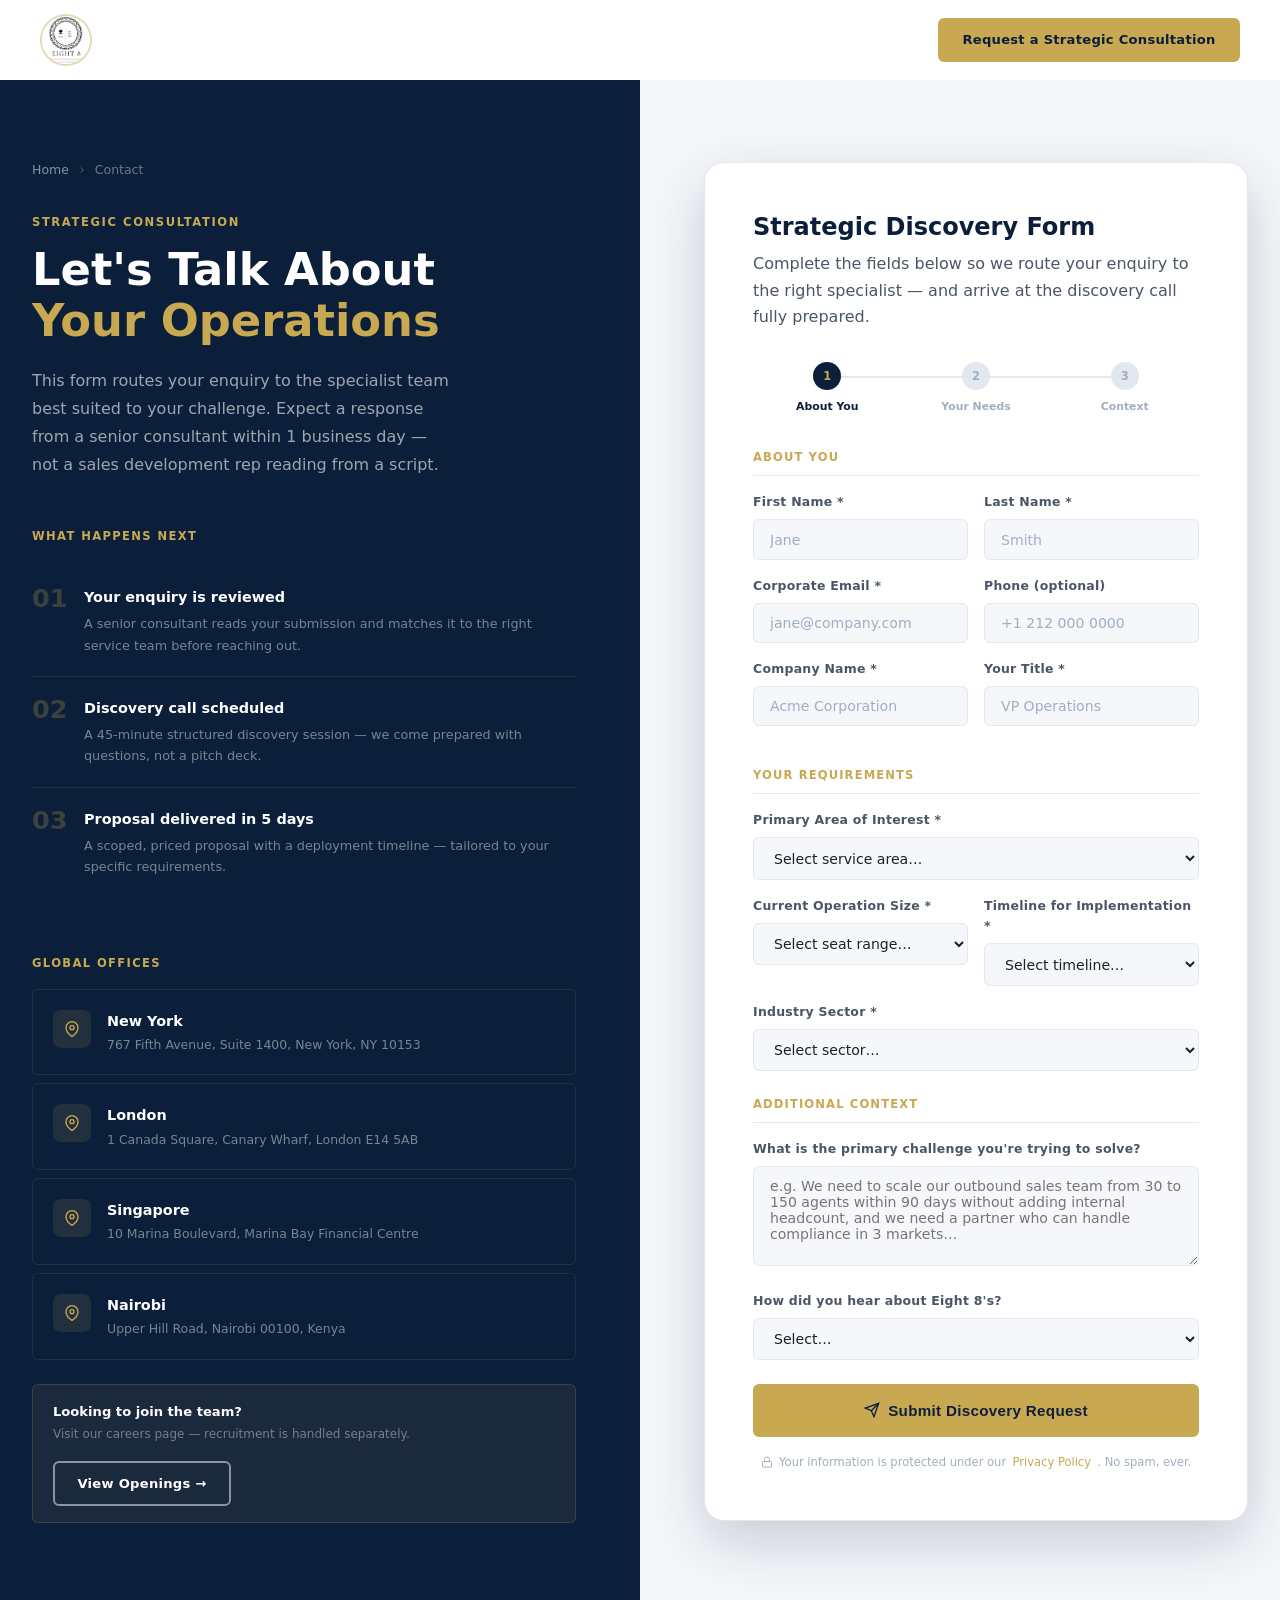
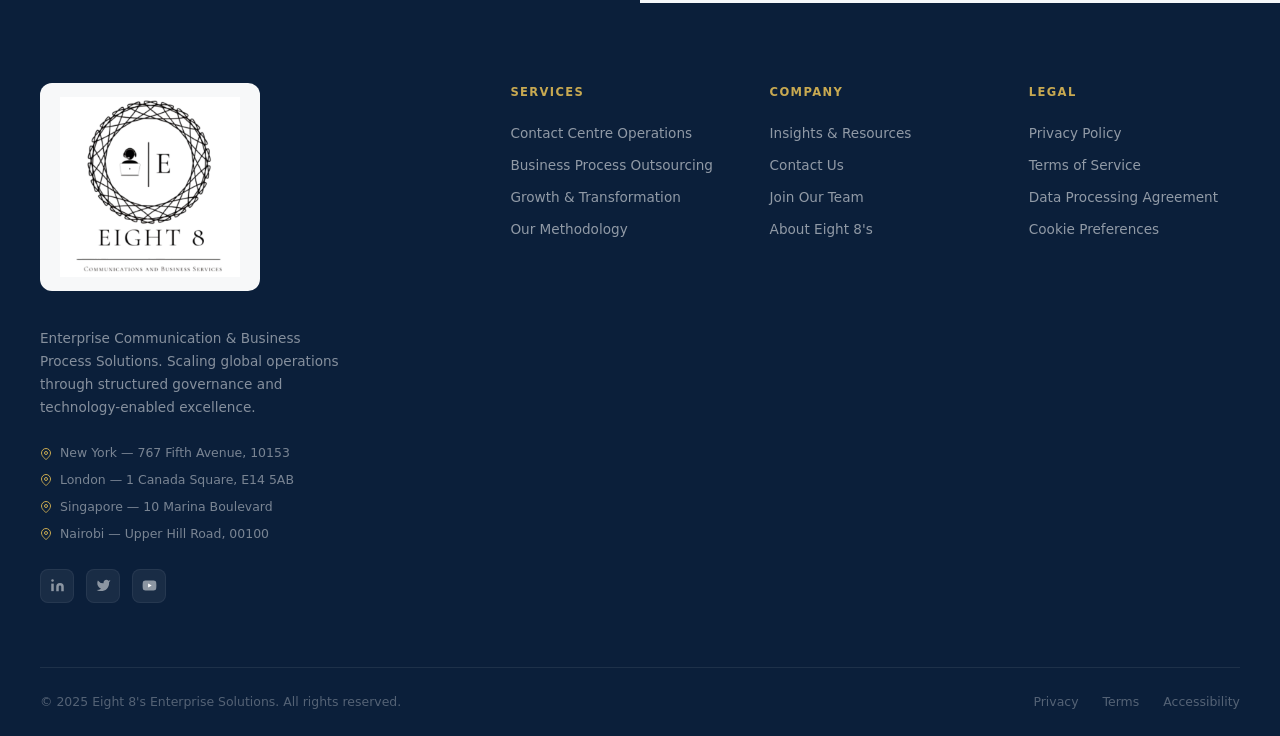
<file: contact.html>
<!DOCTYPE html>
<html lang="en">
<head>
  <meta charset="UTF-8" />
  <meta name="viewport" content="width=device-width, initial-scale=1.0" />
  <title>Request a Strategic Consultation | Eight 8's</title>
  <meta name="description" content="Start the conversation. Our discovery form connects you with the right specialist for your enterprise operations challenge." />
  <link rel="stylesheet" href="styles.css" />
  <style>
    .contact-layout {
      display: grid;
      grid-template-columns: 1fr 440px;
      gap: 5rem;
      align-items: start;
    }
    @media (max-width: 1024px) {
      .contact-layout { grid-template-columns: 1fr; gap: 3rem; }
    }
    .office-card {
      display: flex;
      align-items: flex-start;
      gap: 1rem;
      padding: 1.25rem;
      border-radius: var(--radius-sm);
      border: 1px solid rgba(255,255,255,0.08);
      transition: border-color var(--transition), background var(--transition);
    }
    .office-card:hover {
      border-color: rgba(200,169,81,0.3);
      background: rgba(200,169,81,0.04);
    }
    .office-card__icon {
      width: 38px; height: 38px;
      background: rgba(200,169,81,0.12);
      border-radius: 8px;
      display: grid;
      place-items: center;
      color: var(--gold);
      flex-shrink: 0;
    }
    .office-card__icon svg { width: 16px; height: 16px; }
    .office-card__city { font-size: .9rem; font-weight: 700; color: var(--white); margin-bottom: .15rem; }
    .office-card__addr { font-size: .78rem; color: rgba(255,255,255,0.45); line-height: 1.5; }
    .why-item {
      display: flex;
      align-items: flex-start;
      gap: 1rem;
      padding-block: 1.25rem;
      border-bottom: 1px solid rgba(255,255,255,0.07);
    }
    .why-item:last-child { border-bottom: none; }
    .why-item__num {
      font-size: 1.6rem;
      font-weight: 800;
      color: rgba(200,169,81,0.25);
      line-height: 1;
      flex-shrink: 0;
      width: 36px;
    }
    .why-item__title { font-size: .9rem; font-weight: 700; color: var(--white); margin-bottom: .25rem; }
    .why-item__desc { font-size: .8rem; color: rgba(255,255,255,0.45); }

    .progress-steps {
      display: flex;
      gap: 0;
      margin-bottom: 2rem;
    }
    .progress-step {
      flex: 1;
      text-align: center;
      position: relative;
    }
    .progress-step::after {
      content: '';
      position: absolute;
      top: 14px;
      left: 50%;
      width: 100%;
      height: 2px;
      background: var(--gray-200);
    }
    .progress-step:last-child::after { display: none; }
    .progress-step__dot {
      width: 28px; height: 28px;
      border-radius: 50%;
      background: var(--gray-200);
      display: grid;
      place-items: center;
      margin: 0 auto .5rem;
      font-size: .72rem;
      font-weight: 700;
      color: var(--gray-400);
      position: relative;
      z-index: 1;
    }
    .progress-step.active .progress-step__dot {
      background: var(--navy);
      color: var(--gold);
    }
    .progress-step.done .progress-step__dot {
      background: var(--gold);
      color: var(--navy);
    }
    .progress-step__label { font-size: .68rem; font-weight: 600; color: var(--gray-400); }
    .progress-step.active .progress-step__label { color: var(--navy); }

    @media (max-width: 900px) {
      .contact-layout { grid-template-columns: 1fr; gap: 3rem; }
    }
  </style>
</head>
<body>

<!-- NAV -->
<nav class="nav">
  <div class="nav__inner">
    <a href="index.html" class="nav__logo"><img src="logo.png" alt="Eight 8" class="nav__logo-img" /><span class="nav__logo-text"><strong>Eight 8</strong><small>Communications &amp; Business Services</small></span></a>
    <ul class="nav__links">
      <li class="nav__item">
        <a href="#" class="nav__link">Services <svg viewBox="0 0 12 12" fill="none" stroke="currentColor" stroke-width="2"><path d="M2 4l4 4 4-4"/></svg></a>
        <div class="nav__dropdown">
          <a href="contact-centre.html" class="nav__dropdown-item"><div class="nav__dropdown-icon"><svg viewBox="0 0 24 24" fill="none" stroke="currentColor" stroke-width="2"><path d="M22 16.92v3a2 2 0 01-2.18 2 19.79 19.79 0 01-8.63-3.07"/></svg></div><div><span class="nav__dropdown-label">Contact Centre Operations</span><span class="nav__dropdown-desc">Inbound, outbound & technical support</span></div></a>
          <a href="bpo.html" class="nav__dropdown-item"><div class="nav__dropdown-icon"><svg viewBox="0 0 24 24" fill="none" stroke="currentColor" stroke-width="2"><rect x="2" y="3" width="20" height="14" rx="2"/><path d="M8 21h8M12 17v4"/></svg></div><div><span class="nav__dropdown-label">Business Process Outsourcing</span><span class="nav__dropdown-desc">Governance-driven back-office excellence</span></div></a>
          <a href="growth.html" class="nav__dropdown-item"><div class="nav__dropdown-icon"><svg viewBox="0 0 24 24" fill="none" stroke="currentColor" stroke-width="2"><polyline points="23 6 13.5 15.5 8.5 10.5 1 18"/></svg></div><div><span class="nav__dropdown-label">Growth & Transformation</span><span class="nav__dropdown-desc">CX strategy & technology integration</span></div></a>
        </div>
      </li>
      <li><a href="methodology.html" class="nav__link">Methodology</a></li>
      <li><a href="insights.html" class="nav__link">Insights</a></li>
    </ul>
    <a href="contact.html" class="btn btn-primary btn-sm nav__cta">Request a Strategic Consultation</a>
    <button class="nav__hamburger" aria-label="Open menu"><span></span><span></span><span></span></button>
  </div>
  <div class="nav__mobile" role="menu">
    <a href="index.html">Home</a>
    <a href="#" style="font-size:.7rem;font-weight:700;letter-spacing:.1em;text-transform:uppercase;color:var(--gold);padding-bottom:.25rem;border-bottom:none;pointer-events:none;">Services</a>
    <a href="contact-centre.html" style="padding-left:1rem;">Contact Centre</a>
    <a href="bpo.html" style="padding-left:1rem;">BPO</a>
    <a href="growth.html" style="padding-left:1rem;">Growth &amp; Transformation</a>
    <a href="methodology.html">Methodology</a>
    <a href="insights.html">Insights</a>
    <a href="contact.html" style="color:var(--gold);font-weight:700;border-bottom:none;">Request a Strategic Consultation →</a>
  </div>
</nav>


<!-- SPLIT HERO -->
<div style="min-height:100vh;display:grid;grid-template-columns:1fr 1fr;padding-top:80px;" class="contact-split">
  <style>
    @media(max-width:900px){
      .contact-split{ grid-template-columns:1fr !important; }
      .contact-split__right{ padding:3rem 1.5rem !important; }
    }
  </style>

  <!-- LEFT — Dark panel -->
  <div style="background:var(--navy);padding:5rem 4rem 5rem 5%;display:flex;flex-direction:column;justify-content:center;" class="contact-split__left">
    <nav class="breadcrumb" style="margin-bottom:2rem;"><a href="index.html">Home</a><svg viewBox="0 0 24 24" fill="none" stroke="currentColor" stroke-width="2"><polyline points="9 18 15 12 9 6"/></svg><span>Contact</span></nav>

    <span class="section-label">Strategic Consultation</span>
    <h1 style="color:var(--white);font-size:clamp(1.8rem,3.5vw,2.8rem);margin-bottom:1.25rem;">Let's Talk About<br/><span style="color:var(--gold);">Your Operations</span></h1>
    <p style="color:rgba(255,255,255,.6);margin-bottom:3rem;max-width:420px;line-height:1.75;">This form routes your enquiry to the specialist team best suited to your challenge. Expect a response from a senior consultant within 1 business day — not a sales development rep reading from a script.</p>

    <!-- What happens next -->
    <div style="margin-bottom:3.5rem;">
      <div style="font-size:.72rem;font-weight:700;letter-spacing:.12em;text-transform:uppercase;color:var(--gold);margin-bottom:1.25rem;">What Happens Next</div>
      <div class="why-item">
        <div class="why-item__num">01</div>
        <div>
          <div class="why-item__title">Your enquiry is reviewed</div>
          <div class="why-item__desc">A senior consultant reads your submission and matches it to the right service team before reaching out.</div>
        </div>
      </div>
      <div class="why-item">
        <div class="why-item__num">02</div>
        <div>
          <div class="why-item__title">Discovery call scheduled</div>
          <div class="why-item__desc">A 45-minute structured discovery session — we come prepared with questions, not a pitch deck.</div>
        </div>
      </div>
      <div class="why-item">
        <div class="why-item__num">03</div>
        <div>
          <div class="why-item__title">Proposal delivered in 5 days</div>
          <div class="why-item__desc">A scoped, priced proposal with a deployment timeline — tailored to your specific requirements.</div>
        </div>
      </div>
    </div>

    <!-- Global offices -->
    <div>
      <div style="font-size:.72rem;font-weight:700;letter-spacing:.12em;text-transform:uppercase;color:var(--gold);margin-bottom:1rem;">Global Offices</div>
      <div style="display:flex;flex-direction:column;gap:.5rem;">
        <div class="office-card">
          <div class="office-card__icon"><svg viewBox="0 0 24 24" fill="none" stroke="currentColor" stroke-width="2"><path d="M21 10c0 7-9 13-9 13s-9-6-9-13a9 9 0 0118 0z"/><circle cx="12" cy="10" r="3"/></svg></div>
          <div><div class="office-card__city">New York</div><div class="office-card__addr">767 Fifth Avenue, Suite 1400, New York, NY 10153</div></div>
        </div>
        <div class="office-card">
          <div class="office-card__icon"><svg viewBox="0 0 24 24" fill="none" stroke="currentColor" stroke-width="2"><path d="M21 10c0 7-9 13-9 13s-9-6-9-13a9 9 0 0118 0z"/><circle cx="12" cy="10" r="3"/></svg></div>
          <div><div class="office-card__city">London</div><div class="office-card__addr">1 Canada Square, Canary Wharf, London E14 5AB</div></div>
        </div>
        <div class="office-card">
          <div class="office-card__icon"><svg viewBox="0 0 24 24" fill="none" stroke="currentColor" stroke-width="2"><path d="M21 10c0 7-9 13-9 13s-9-6-9-13a9 9 0 0118 0z"/><circle cx="12" cy="10" r="3"/></svg></div>
          <div><div class="office-card__city">Singapore</div><div class="office-card__addr">10 Marina Boulevard, Marina Bay Financial Centre</div></div>
        </div>
        <div class="office-card">
          <div class="office-card__icon"><svg viewBox="0 0 24 24" fill="none" stroke="currentColor" stroke-width="2"><path d="M21 10c0 7-9 13-9 13s-9-6-9-13a9 9 0 0118 0z"/><circle cx="12" cy="10" r="3"/></svg></div>
          <div><div class="office-card__city">Nairobi</div><div class="office-card__addr">Upper Hill Road, Nairobi 00100, Kenya</div></div>
        </div>
      </div>

      <!-- Careers callout -->
      <div style="margin-top:1.5rem;padding:1rem 1.25rem;background:rgba(200,169,81,.08);border:1px solid rgba(200,169,81,.2);border-radius:var(--radius-sm);display:flex;align-items:center;justify-content:space-between;gap:1rem;flex-wrap:wrap;">
        <div>
          <div style="font-size:.82rem;font-weight:700;color:var(--white);margin-bottom:.15rem;">Looking to join the team?</div>
          <div style="font-size:.75rem;color:rgba(255,255,255,.4);">Visit our careers page — recruitment is handled separately.</div>
        </div>
        <a href="#" class="btn btn-outline-light btn-sm" style="flex-shrink:0;">View Openings →</a>
      </div>
    </div>
  </div>

  <!-- RIGHT — Form panel -->
  <div style="background:var(--off-white);padding:5rem 5% 5rem 4rem;display:flex;flex-direction:column;justify-content:center;" class="contact-split__right">

    <div class="discovery-form" id="contactFormWrap">
      <h3>Strategic Discovery Form</h3>
      <p>Complete the fields below so we route your enquiry to the right specialist — and arrive at the discovery call fully prepared.</p>

      <!-- Progress indicator -->
      <div class="progress-steps">
        <div class="progress-step active">
          <div class="progress-step__dot">1</div>
          <div class="progress-step__label">About You</div>
        </div>
        <div class="progress-step">
          <div class="progress-step__dot">2</div>
          <div class="progress-step__label">Your Needs</div>
        </div>
        <div class="progress-step">
          <div class="progress-step__dot">3</div>
          <div class="progress-step__label">Context</div>
        </div>
      </div>

      <form id="discoveryForm" novalidate>

        <!-- Section 1: About You -->
        <div class="form-section-title">About You</div>

        <div class="form-row">
          <div class="form-group">
            <label for="df-fname">First Name *</label>
            <input type="text" id="df-fname" placeholder="Jane" required />
          </div>
          <div class="form-group">
            <label for="df-lname">Last Name *</label>
            <input type="text" id="df-lname" placeholder="Smith" required />
          </div>
        </div>

        <div class="form-row">
          <div class="form-group">
            <label for="df-email">Corporate Email *</label>
            <input type="email" id="df-email" placeholder="jane@company.com" required />
          </div>
          <div class="form-group">
            <label for="df-phone">Phone (optional)</label>
            <input type="tel" id="df-phone" placeholder="+1 212 000 0000" />
          </div>
        </div>

        <div class="form-row">
          <div class="form-group">
            <label for="df-company">Company Name *</label>
            <input type="text" id="df-company" placeholder="Acme Corporation" required />
          </div>
          <div class="form-group">
            <label for="df-title">Your Title *</label>
            <input type="text" id="df-title" placeholder="VP Operations" required />
          </div>
        </div>

        <!-- Section 2: Your Needs -->
        <div class="form-section-title">Your Requirements</div>

        <div class="form-group">
          <label for="df-interest">Primary Area of Interest *</label>
          <select id="df-interest" required>
            <option value="">Select service area…</option>
            <option value="inbound">Inbound Contact Centre</option>
            <option value="outbound">Outbound / Lead Generation</option>
            <option value="tech-support">Technical Support Desk</option>
            <option value="bpo">Business Process Outsourcing (BPO)</option>
            <option value="consulting">Growth &amp; Transformation Consulting</option>
            <option value="multiple">Multiple Service Lines</option>
            <option value="unsure">Not Sure Yet — Need Guidance</option>
          </select>
        </div>

        <div class="form-row">
          <div class="form-group">
            <label for="df-size">Current Operation Size *</label>
            <select id="df-size" required>
              <option value="">Select seat range…</option>
              <option value="1-50">1 – 50 seats</option>
              <option value="51-200">51 – 200 seats</option>
              <option value="201-500">201 – 500 seats</option>
              <option value="501-2000">501 – 2,000 seats</option>
              <option value="2000+">2,000+ seats</option>
              <option value="new">New operation (no existing seats)</option>
            </select>
          </div>
          <div class="form-group">
            <label for="df-timeline">Timeline for Implementation *</label>
            <select id="df-timeline" required>
              <option value="">Select timeline…</option>
              <option value="0-30">Immediately (0–30 days)</option>
              <option value="30-90">1–3 months</option>
              <option value="90-180">3–6 months</option>
              <option value="180+">6+ months / Planning stage</option>
              <option value="exploring">Still exploring options</option>
            </select>
          </div>
        </div>

        <div class="form-group">
          <label for="df-industry">Industry Sector *</label>
          <select id="df-industry" required>
            <option value="">Select sector…</option>
            <option>Financial Services &amp; Banking</option>
            <option>Healthcare &amp; Life Sciences</option>
            <option>Technology &amp; SaaS</option>
            <option>Retail &amp; E-Commerce</option>
            <option>Telecommunications</option>
            <option>Insurance</option>
            <option>Energy &amp; Utilities</option>
            <option>Government &amp; Public Sector</option>
            <option>Other</option>
          </select>
        </div>

        <!-- Section 3: Context -->
        <div class="form-section-title">Additional Context</div>

        <div class="form-group">
          <label for="df-challenge">What is the primary challenge you're trying to solve?</label>
          <textarea id="df-challenge" placeholder="e.g. We need to scale our outbound sales team from 30 to 150 agents within 90 days without adding internal headcount, and we need a partner who can handle compliance in 3 markets…"></textarea>
        </div>

        <div class="form-group">
          <label for="df-hear">How did you hear about Eight 8's?</label>
          <select id="df-hear">
            <option value="">Select…</option>
            <option>LinkedIn</option>
            <option>Google Search</option>
            <option>Industry Event / Conference</option>
            <option>Peer Referral</option>
            <option>Analyst Report</option>
            <option>Other</option>
          </select>
        </div>

        <div class="form-submit-row">
          <button type="submit" class="btn btn-primary" style="width:100%;justify-content:center;padding:1rem 2rem;font-size:.95rem;">
            <svg viewBox="0 0 24 24" fill="none" stroke="currentColor" stroke-width="2" width="18" height="18"><path d="M22 2L11 13"/><polygon points="22 2 15 22 11 13 2 9 22 2"/></svg>
            Submit Discovery Request
          </button>
          <p class="form-note" style="margin-top:1rem;">
            <svg viewBox="0 0 24 24" fill="none" stroke="currentColor" stroke-width="2"><rect x="3" y="11" width="18" height="11" rx="2"/><path d="M7 11V7a5 5 0 0110 0v4"/></svg>
            Your information is protected under our <a href="#" style="color:var(--gold);">Privacy Policy</a>. No spam, ever.
          </p>
        </div>

      </form>
    </div>

  </div>
</div>


<!-- FOOTER -->
<footer class="footer">
  <div class="container">
    <div class="footer__grid">
      <div class="footer__brand">
        <a href="index.html" class="footer__logo"><img src="logo.png" alt="Eight 8" class="footer__logo-img" /></a>
        <p class="footer__tagline">Enterprise Communication &amp; Business Process Solutions. Scaling global operations through structured governance and technology-enabled excellence.</p>
        <div class="footer__offices">
          <div class="footer__office"><svg viewBox="0 0 24 24" fill="none" stroke="currentColor" stroke-width="2"><path d="M21 10c0 7-9 13-9 13s-9-6-9-13a9 9 0 0118 0z"/><circle cx="12" cy="10" r="3"/></svg>New York — 767 Fifth Avenue, 10153</div>
          <div class="footer__office"><svg viewBox="0 0 24 24" fill="none" stroke="currentColor" stroke-width="2"><path d="M21 10c0 7-9 13-9 13s-9-6-9-13a9 9 0 0118 0z"/><circle cx="12" cy="10" r="3"/></svg>London — 1 Canada Square, E14 5AB</div>
          <div class="footer__office"><svg viewBox="0 0 24 24" fill="none" stroke="currentColor" stroke-width="2"><path d="M21 10c0 7-9 13-9 13s-9-6-9-13a9 9 0 0118 0z"/><circle cx="12" cy="10" r="3"/></svg>Singapore — 10 Marina Boulevard</div>
          <div class="footer__office"><svg viewBox="0 0 24 24" fill="none" stroke="currentColor" stroke-width="2"><path d="M21 10c0 7-9 13-9 13s-9-6-9-13a9 9 0 0118 0z"/><circle cx="12" cy="10" r="3"/></svg>Nairobi — Upper Hill Road, 00100</div>
        </div>
        <div class="footer__social">
          <a href="#" class="footer__social-link" aria-label="LinkedIn"><svg viewBox="0 0 24 24" fill="currentColor"><path d="M16 8a6 6 0 016 6v7h-4v-7a2 2 0 00-2-2 2 2 0 00-2 2v7h-4v-7a6 6 0 016-6z"/><rect x="2" y="9" width="4" height="12"/><circle cx="4" cy="4" r="2"/></svg></a>
          <a href="#" class="footer__social-link" aria-label="Twitter"><svg viewBox="0 0 24 24" fill="currentColor"><path d="M23 3a10.9 10.9 0 01-3.14 1.53 4.48 4.48 0 00-7.86 3v1A10.66 10.66 0 013 4s-4 9 5 13a11.64 11.64 0 01-7 2c9 5 20 0 20-11.5a4.5 4.5 0 00-.08-.83A7.72 7.72 0 0023 3z"/></svg></a>
          <a href="#" class="footer__social-link" aria-label="YouTube"><svg viewBox="0 0 24 24" fill="currentColor"><path d="M22.54 6.42a2.78 2.78 0 00-1.95-1.96C18.88 4 12 4 12 4s-6.88 0-8.59.46a2.78 2.78 0 00-1.95 1.96A29 29 0 001 12a29 29 0 00.46 5.58A2.78 2.78 0 003.41 19.6C5.12 20 12 20 12 20s6.88 0 8.59-.46a2.78 2.78 0 001.95-1.95A29 29 0 0023 12a29 29 0 00-.46-5.58z"/><polygon points="9.75 15.02 15.5 12 9.75 8.98 9.75 15.02" fill="white"/></svg></a>
        </div>
      </div>
      <div>
        <div class="footer__col-title">Services</div>
        <ul class="footer__col-links">
          <li><a href="contact-centre.html" class="footer__col-link">Contact Centre Operations</a></li>
          <li><a href="bpo.html" class="footer__col-link">Business Process Outsourcing</a></li>
          <li><a href="growth.html" class="footer__col-link">Growth &amp; Transformation</a></li>
          <li><a href="methodology.html" class="footer__col-link">Our Methodology</a></li>
        </ul>
      </div>
      <div>
        <div class="footer__col-title">Company</div>
        <ul class="footer__col-links">
          <li><a href="insights.html" class="footer__col-link">Insights &amp; Resources</a></li>
          <li><a href="contact.html" class="footer__col-link">Contact Us</a></li>
          <li><a href="#" class="footer__col-link">Join Our Team</a></li>
          <li><a href="#" class="footer__col-link">About Eight 8's</a></li>
        </ul>
      </div>
      <div>
        <div class="footer__col-title">Legal</div>
        <ul class="footer__col-links">
          <li><a href="#" class="footer__col-link">Privacy Policy</a></li>
          <li><a href="#" class="footer__col-link">Terms of Service</a></li>
          <li><a href="#" class="footer__col-link">Data Processing Agreement</a></li>
          <li><a href="#" class="footer__col-link">Cookie Preferences</a></li>
        </ul>
      </div>
    </div>
    <div class="footer__bottom">
      <span>© 2025 Eight 8's Enterprise Solutions. All rights reserved.</span>
      <div class="footer__bottom-links"><a href="#">Privacy</a><a href="#">Terms</a><a href="#">Accessibility</a></div>
    </div>
  </div>
</footer>

<script src="script.js"></script>
<script>
  /* Pre-select service dropdown from URL param ?service=xxx */
  (function () {
    const params = new URLSearchParams(window.location.search);
    const svc = params.get('service');
    if (!svc) return;
    const map = {
      'contact-centre': 'inbound',
      'bpo': 'bpo',
      'growth': 'consulting'
    };
    const sel = document.getElementById('df-interest');
    if (sel && map[svc]) sel.value = map[svc];
  })();

  /* Progress step visual update on field interaction */
  const section2Fields = ['df-interest','df-size','df-timeline','df-industry'];
  const section3Fields = ['df-challenge','df-hear'];
  const steps = document.querySelectorAll('.progress-step');

  function updateProgress() {
    const s1Done = ['df-fname','df-lname','df-email','df-company','df-title']
      .every(id => document.getElementById(id)?.value.trim());
    const s2Done = section2Fields.every(id => document.getElementById(id)?.value);

    steps[0].classList.toggle('done', s1Done);
    steps[0].classList.toggle('active', !s1Done);
    steps[1].classList.toggle('active', s1Done && !s2Done);
    steps[1].classList.toggle('done', s2Done);
    steps[2].classList.toggle('active', s2Done);
    if (s1Done) steps[0].querySelector('.progress-step__dot').textContent = '✓';
    if (s2Done) steps[1].querySelector('.progress-step__dot').textContent = '✓';
  }

  document.querySelectorAll('#discoveryForm input, #discoveryForm select, #discoveryForm textarea')
    .forEach(el => el.addEventListener('input', updateProgress));
</script>
</body>
</html>
</file>
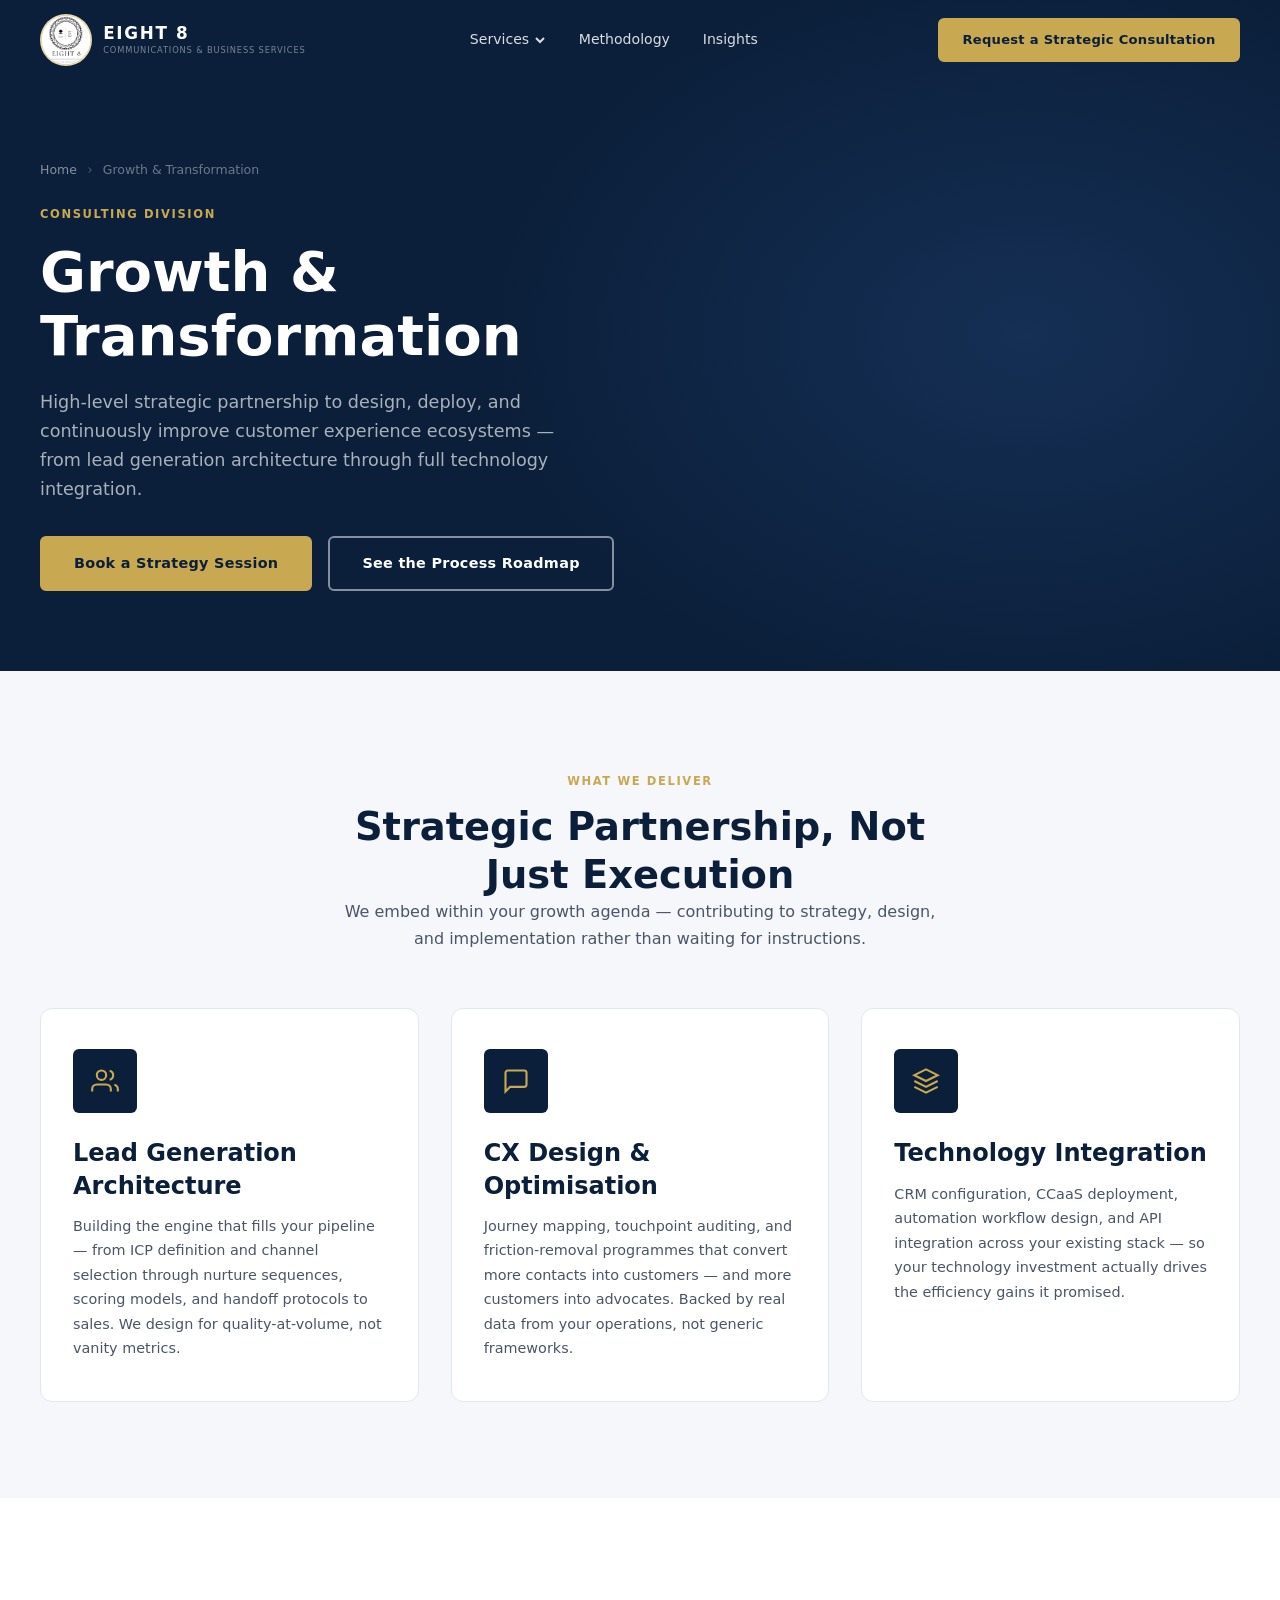
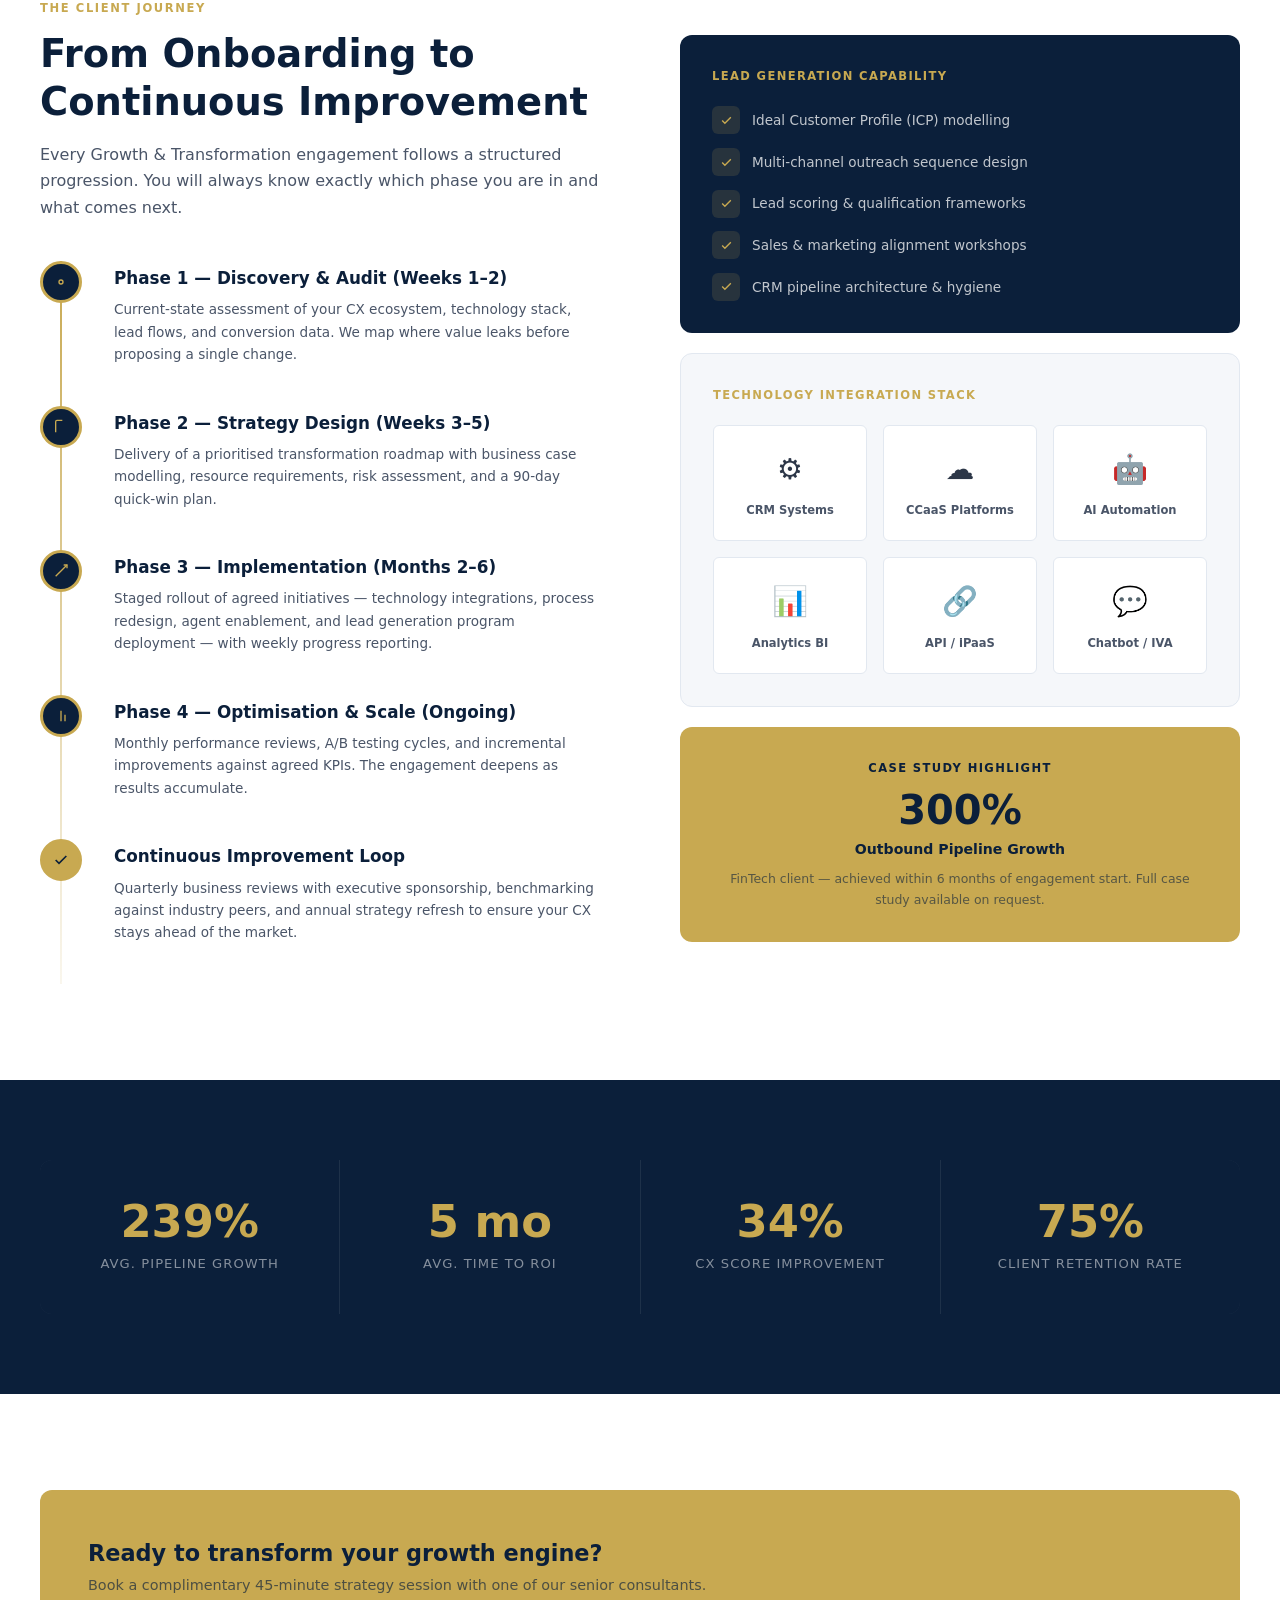
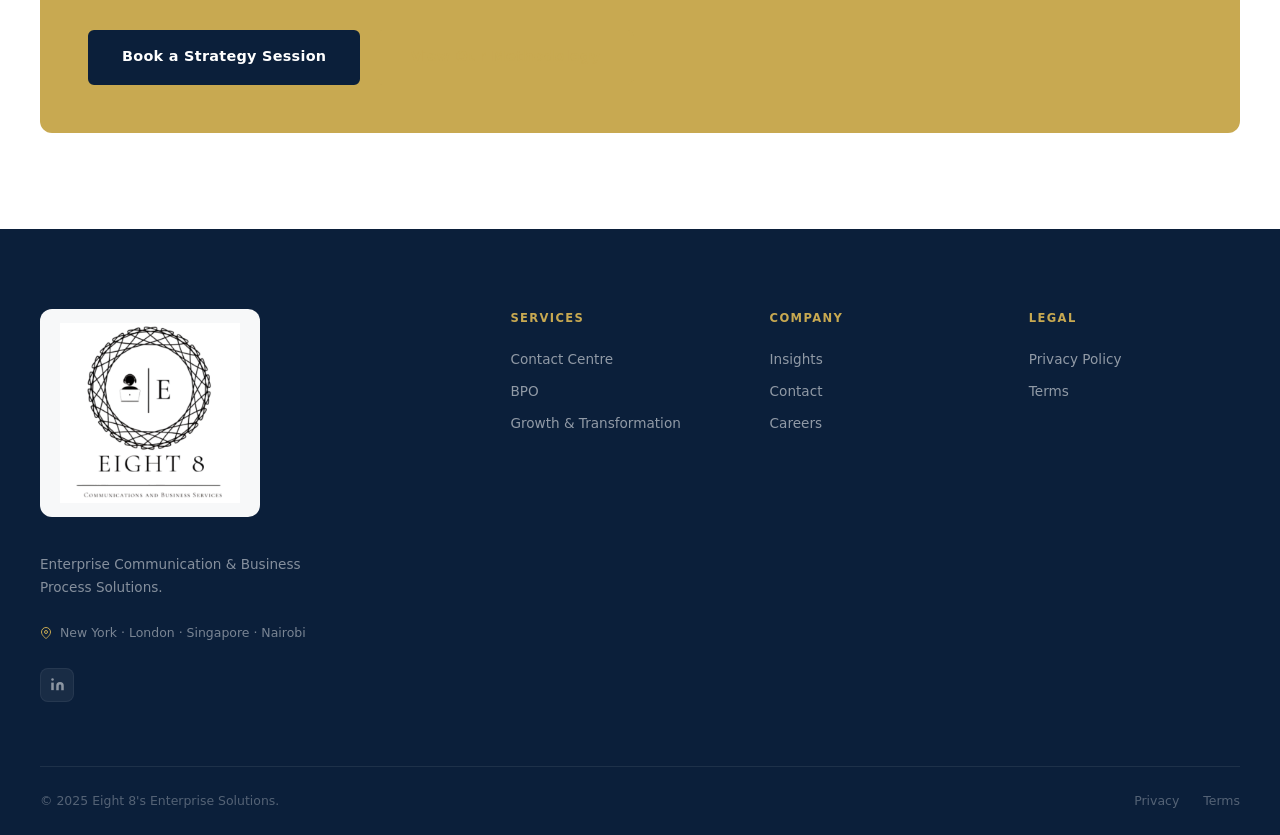
<file: growth.html>
<!DOCTYPE html>
<html lang="en">
<head>
  <meta charset="UTF-8" />
  <meta name="viewport" content="width=device-width, initial-scale=1.0" />
  <title>Growth & Transformation | Eight 8's</title>
  <meta name="description" content="Strategic CX transformation, lead generation, and technology integration consulting for enterprise clients." />
  <link rel="stylesheet" href="styles.css" />
</head>
<body>

<!-- NAV -->
<nav class="nav">
  <div class="nav__inner">
    <a href="index.html" class="nav__logo"><img src="logo.png" alt="Eight 8" class="nav__logo-img" /><span class="nav__logo-text"><strong>Eight 8</strong><small>Communications &amp; Business Services</small></span></a>
    <ul class="nav__links">
      <li class="nav__item">
        <a href="#" class="nav__link">Services <svg viewBox="0 0 12 12" fill="none" stroke="currentColor" stroke-width="2"><path d="M2 4l4 4 4-4"/></svg></a>
        <div class="nav__dropdown">
          <a href="contact-centre.html" class="nav__dropdown-item"><div class="nav__dropdown-icon"><svg viewBox="0 0 24 24" fill="none" stroke="currentColor" stroke-width="2"><path d="M22 16.92v3a2 2 0 01-2.18 2 19.79 19.79 0 01-8.63-3.07"/></svg></div><div><span class="nav__dropdown-label">Contact Centre Operations</span><span class="nav__dropdown-desc">Inbound, outbound & technical support</span></div></a>
          <a href="bpo.html" class="nav__dropdown-item"><div class="nav__dropdown-icon"><svg viewBox="0 0 24 24" fill="none" stroke="currentColor" stroke-width="2"><rect x="2" y="3" width="20" height="14" rx="2"/><path d="M8 21h8M12 17v4"/></svg></div><div><span class="nav__dropdown-label">Business Process Outsourcing</span><span class="nav__dropdown-desc">Governance-driven back-office excellence</span></div></a>
          <a href="growth.html" class="nav__dropdown-item"><div class="nav__dropdown-icon"><svg viewBox="0 0 24 24" fill="none" stroke="currentColor" stroke-width="2"><polyline points="23 6 13.5 15.5 8.5 10.5 1 18"/></svg></div><div><span class="nav__dropdown-label">Growth & Transformation</span><span class="nav__dropdown-desc">CX strategy & technology integration</span></div></a>
        </div>
      </li>
      <li><a href="methodology.html" class="nav__link">Methodology</a></li>
      <li><a href="insights.html" class="nav__link">Insights</a></li>
    </ul>
    <a href="contact.html" class="btn btn-primary btn-sm nav__cta">Request a Strategic Consultation</a>
    <button class="nav__hamburger" aria-label="Open menu"><span></span><span></span><span></span></button>
  </div>
  <div class="nav__mobile" role="menu">
    <a href="index.html">Home</a>
    <a href="#" style="font-size:.7rem;font-weight:700;letter-spacing:.1em;text-transform:uppercase;color:var(--gold);padding-bottom:.25rem;border-bottom:none;pointer-events:none;">Services</a>
    <a href="contact-centre.html" style="padding-left:1rem;">Contact Centre</a>
    <a href="bpo.html" style="padding-left:1rem;">BPO</a>
    <a href="growth.html" style="padding-left:1rem;">Growth &amp; Transformation</a>
    <a href="methodology.html">Methodology</a>
    <a href="insights.html">Insights</a>
    <a href="contact.html" style="color:var(--gold);font-weight:700;border-bottom:none;">Request a Strategic Consultation →</a>
  </div>
</nav>


<!-- PAGE HERO -->
<section class="page-hero">
  <div class="page-hero__bg"></div>
  <div class="container" style="position:relative;z-index:1;">
    <nav class="breadcrumb"><a href="index.html">Home</a><svg viewBox="0 0 24 24" fill="none" stroke="currentColor" stroke-width="2"><polyline points="9 18 15 12 9 6"/></svg><span>Growth &amp; Transformation</span></nav>
    <span class="section-label">Consulting Division</span>
    <h1>Growth &amp;<br/>Transformation</h1>
    <p class="page-hero__sub">High-level strategic partnership to design, deploy, and continuously improve customer experience ecosystems — from lead generation architecture through full technology integration.</p>
    <div class="page-hero__actions">
      <a href="contact.html?service=growth" class="btn btn-primary">Book a Strategy Session</a>
      <a href="#roadmap" class="btn btn-outline-light">See the Process Roadmap</a>
    </div>
  </div>
</section>


<!-- THREE PILLARS OF CONSULTING -->
<section class="section section--alt">
  <div class="container">
    <div class="reveal" style="text-align:center;max-width:600px;margin-inline:auto;margin-bottom:3.5rem;">
      <span class="section-label">What We Deliver</span>
      <h2 style="color:var(--navy);">Strategic Partnership, Not Just Execution</h2>
      <p>We embed within your growth agenda — contributing to strategy, design, and implementation rather than waiting for instructions.</p>
    </div>

    <div class="grid-3">
      <div class="pillar-card reveal">
        <div class="pillar-icon">
          <svg viewBox="0 0 24 24" fill="none" stroke="currentColor" stroke-width="1.8"><path d="M17 21v-2a4 4 0 00-4-4H5a4 4 0 00-4 4v2"/><circle cx="9" cy="7" r="4"/><path d="M23 21v-2a4 4 0 00-3-3.87"/><path d="M16 3.13a4 4 0 010 7.75"/></svg>
        </div>
        <h3>Lead Generation Architecture</h3>
        <p>Building the engine that fills your pipeline — from ICP definition and channel selection through nurture sequences, scoring models, and handoff protocols to sales. We design for quality-at-volume, not vanity metrics.</p>
      </div>

      <div class="pillar-card reveal">
        <div class="pillar-icon">
          <svg viewBox="0 0 24 24" fill="none" stroke="currentColor" stroke-width="1.8"><path d="M21 15a2 2 0 01-2 2H7l-4 4V5a2 2 0 012-2h14a2 2 0 012 2z"/></svg>
        </div>
        <h3>CX Design &amp; Optimisation</h3>
        <p>Journey mapping, touchpoint auditing, and friction-removal programmes that convert more contacts into customers — and more customers into advocates. Backed by real data from your operations, not generic frameworks.</p>
      </div>

      <div class="pillar-card reveal">
        <div class="pillar-icon">
          <svg viewBox="0 0 24 24" fill="none" stroke="currentColor" stroke-width="1.8"><polygon points="12 2 2 7 12 12 22 7 12 2"/><polyline points="2 17 12 22 22 17"/><polyline points="2 12 12 17 22 12"/></svg>
        </div>
        <h3>Technology Integration</h3>
        <p>CRM configuration, CCaaS deployment, automation workflow design, and API integration across your existing stack — so your technology investment actually drives the efficiency gains it promised.</p>
      </div>
    </div>
  </div>
</section>


<!-- PROCESS ROADMAP -->
<section class="section" id="roadmap">
  <div class="container">
    <div class="grid-2" style="gap:5rem;">
      <div class="reveal">
        <span class="section-label">The Client Journey</span>
        <h2 style="color:var(--navy);margin-bottom:1rem;">From Onboarding to Continuous Improvement</h2>
        <p style="margin-bottom:2.5rem;">Every Growth &amp; Transformation engagement follows a structured progression. You will always know exactly which phase you are in and what comes next.</p>

        <div class="timeline">
          <div class="timeline-item">
            <div class="timeline-dot">
              <svg viewBox="0 0 24 24" fill="none" stroke="currentColor" stroke-width="2"><circle cx="12" cy="12" r="3"/></svg>
            </div>
            <div class="timeline-content">
              <h4>Phase 1 — Discovery &amp; Audit (Weeks 1–2)</h4>
              <p>Current-state assessment of your CX ecosystem, technology stack, lead flows, and conversion data. We map where value leaks before proposing a single change.</p>
            </div>
          </div>

          <div class="timeline-item">
            <div class="timeline-dot">
              <svg viewBox="0 0 24 24" fill="none" stroke="currentColor" stroke-width="2"><path d="M14 2H6a2 2 0 00-2 2v16"/></svg>
            </div>
            <div class="timeline-content">
              <h4>Phase 2 — Strategy Design (Weeks 3–5)</h4>
              <p>Delivery of a prioritised transformation roadmap with business case modelling, resource requirements, risk assessment, and a 90-day quick-win plan.</p>
            </div>
          </div>

          <div class="timeline-item">
            <div class="timeline-dot">
              <svg viewBox="0 0 24 24" fill="none" stroke="currentColor" stroke-width="2"><polyline points="16 3 21 3 21 8"/><line x1="4" y1="20" x2="21" y2="3"/></svg>
            </div>
            <div class="timeline-content">
              <h4>Phase 3 — Implementation (Months 2–6)</h4>
              <p>Staged rollout of agreed initiatives — technology integrations, process redesign, agent enablement, and lead generation program deployment — with weekly progress reporting.</p>
            </div>
          </div>

          <div class="timeline-item">
            <div class="timeline-dot">
              <svg viewBox="0 0 24 24" fill="none" stroke="currentColor" stroke-width="2"><line x1="18" y1="20" x2="18" y2="10"/><line x1="12" y1="20" x2="12" y2="4"/></svg>
            </div>
            <div class="timeline-content">
              <h4>Phase 4 — Optimisation &amp; Scale (Ongoing)</h4>
              <p>Monthly performance reviews, A/B testing cycles, and incremental improvements against agreed KPIs. The engagement deepens as results accumulate.</p>
            </div>
          </div>

          <div class="timeline-item">
            <div class="timeline-dot" style="border-color:var(--gold);background:var(--gold);">
              <svg viewBox="0 0 24 24" fill="none" stroke="var(--navy)" stroke-width="2.5"><polyline points="20 6 9 17 4 12"/></svg>
            </div>
            <div class="timeline-content">
              <h4>Continuous Improvement Loop</h4>
              <p>Quarterly business reviews with executive sponsorship, benchmarking against industry peers, and annual strategy refresh to ensure your CX stays ahead of the market.</p>
            </div>
          </div>
        </div>
      </div>

      <!-- Right column: capability cards -->
      <div class="reveal" style="display:flex;flex-direction:column;gap:1.25rem;">

        <div style="background:var(--navy);border-radius:var(--radius-md);padding:2rem;color:var(--white);">
          <div style="font-size:.72rem;font-weight:700;letter-spacing:.12em;text-transform:uppercase;color:var(--gold);margin-bottom:1.25rem;">Lead Generation Capability</div>
          <div style="display:flex;flex-direction:column;gap:.85rem;">
            <div style="display:flex;align-items:center;gap:.75rem;font-size:.85rem;color:rgba(255,255,255,.75);">
              <div style="width:28px;height:28px;background:rgba(200,169,81,.15);border-radius:6px;display:grid;place-items:center;flex-shrink:0;"><svg width="13" height="13" viewBox="0 0 24 24" fill="none" stroke="var(--gold)" stroke-width="2.5"><polyline points="20 6 9 17 4 12"/></svg></div>
              Ideal Customer Profile (ICP) modelling
            </div>
            <div style="display:flex;align-items:center;gap:.75rem;font-size:.85rem;color:rgba(255,255,255,.75);">
              <div style="width:28px;height:28px;background:rgba(200,169,81,.15);border-radius:6px;display:grid;place-items:center;flex-shrink:0;"><svg width="13" height="13" viewBox="0 0 24 24" fill="none" stroke="var(--gold)" stroke-width="2.5"><polyline points="20 6 9 17 4 12"/></svg></div>
              Multi-channel outreach sequence design
            </div>
            <div style="display:flex;align-items:center;gap:.75rem;font-size:.85rem;color:rgba(255,255,255,.75);">
              <div style="width:28px;height:28px;background:rgba(200,169,81,.15);border-radius:6px;display:grid;place-items:center;flex-shrink:0;"><svg width="13" height="13" viewBox="0 0 24 24" fill="none" stroke="var(--gold)" stroke-width="2.5"><polyline points="20 6 9 17 4 12"/></svg></div>
              Lead scoring &amp; qualification frameworks
            </div>
            <div style="display:flex;align-items:center;gap:.75rem;font-size:.85rem;color:rgba(255,255,255,.75);">
              <div style="width:28px;height:28px;background:rgba(200,169,81,.15);border-radius:6px;display:grid;place-items:center;flex-shrink:0;"><svg width="13" height="13" viewBox="0 0 24 24" fill="none" stroke="var(--gold)" stroke-width="2.5"><polyline points="20 6 9 17 4 12"/></svg></div>
              Sales &amp; marketing alignment workshops
            </div>
            <div style="display:flex;align-items:center;gap:.75rem;font-size:.85rem;color:rgba(255,255,255,.75);">
              <div style="width:28px;height:28px;background:rgba(200,169,81,.15);border-radius:6px;display:grid;place-items:center;flex-shrink:0;"><svg width="13" height="13" viewBox="0 0 24 24" fill="none" stroke="var(--gold)" stroke-width="2.5"><polyline points="20 6 9 17 4 12"/></svg></div>
              CRM pipeline architecture &amp; hygiene
            </div>
          </div>
        </div>

        <div style="background:var(--off-white);border-radius:var(--radius-md);padding:2rem;border:1px solid var(--gray-200);">
          <div style="font-size:.72rem;font-weight:700;letter-spacing:.12em;text-transform:uppercase;color:var(--gold);margin-bottom:1.25rem;">Technology Integration Stack</div>
          <div class="tech-grid">
            <div class="tech-item"><div class="tech-item__icon">⚙️</div><div class="tech-item__label">CRM Systems</div></div>
            <div class="tech-item"><div class="tech-item__icon">☁️</div><div class="tech-item__label">CCaaS Platforms</div></div>
            <div class="tech-item"><div class="tech-item__icon">🤖</div><div class="tech-item__label">AI Automation</div></div>
            <div class="tech-item"><div class="tech-item__icon">📊</div><div class="tech-item__label">Analytics BI</div></div>
            <div class="tech-item"><div class="tech-item__icon">🔗</div><div class="tech-item__label">API / iPaaS</div></div>
            <div class="tech-item"><div class="tech-item__icon">💬</div><div class="tech-item__label">Chatbot / IVA</div></div>
          </div>
        </div>

        <div style="background:var(--gold);border-radius:var(--radius-md);padding:2rem;text-align:center;">
          <div style="font-size:.72rem;font-weight:700;letter-spacing:.12em;text-transform:uppercase;color:var(--navy);margin-bottom:.75rem;">Case Study Highlight</div>
          <div style="font-size:2.5rem;font-weight:800;color:var(--navy);line-height:1;margin-bottom:.5rem;">300%</div>
          <div style="font-size:.88rem;font-weight:600;color:var(--navy);margin-bottom:.5rem;">Outbound Pipeline Growth</div>
          <div style="font-size:.78rem;color:rgba(11,31,58,.6);">FinTech client — achieved within 6 months of engagement start. Full case study available on request.</div>
        </div>

      </div>
    </div>
  </div>
</section>


<!-- STATS -->
<section class="stats-row">
  <div class="container">
    <div class="stats-row__grid">
      <div class="stat-item"><div class="stat-item__num" data-target="300" data-suffix="%">300%</div><div class="stat-item__label">Avg. Pipeline Growth</div></div>
      <div class="stat-item"><div class="stat-item__num" data-target="6" data-suffix=" mo">6 mo</div><div class="stat-item__label">Avg. Time to ROI</div></div>
      <div class="stat-item"><div class="stat-item__num" data-target="42" data-suffix="%">42%</div><div class="stat-item__label">CX Score Improvement</div></div>
      <div class="stat-item"><div class="stat-item__num" data-target="94" data-suffix="%">94%</div><div class="stat-item__label">Client Retention Rate</div></div>
    </div>
  </div>
</section>


<!-- CTA BANNER -->
<section class="section">
  <div class="container reveal">
    <div class="cta-banner">
      <div>
        <h3>Ready to transform your growth engine?</h3>
        <p>Book a complimentary 45-minute strategy session with one of our senior consultants.</p>
      </div>
      <div class="cta-banner__actions">
        <a href="contact.html?service=growth" class="btn btn-navy">Book a Strategy Session</a>
        <a href="methodology.html" class="btn btn-outline-gold">View Our Methodology</a>
      </div>
    </div>
  </div>
</section>


<!-- FOOTER -->
<footer class="footer">
  <div class="container">
    <div class="footer__grid">
      <div class="footer__brand">
        <a href="index.html" class="footer__logo"><img src="logo.png" alt="Eight 8" class="footer__logo-img" /></a>
        <p class="footer__tagline">Enterprise Communication &amp; Business Process Solutions.</p>
        <div class="footer__offices"><div class="footer__office"><svg viewBox="0 0 24 24" fill="none" stroke="currentColor" stroke-width="2"><path d="M21 10c0 7-9 13-9 13s-9-6-9-13a9 9 0 0118 0z"/><circle cx="12" cy="10" r="3"/></svg>New York · London · Singapore · Nairobi</div></div>
        <div class="footer__social"><a href="#" class="footer__social-link"><svg viewBox="0 0 24 24" fill="currentColor"><path d="M16 8a6 6 0 016 6v7h-4v-7a2 2 0 00-2-2 2 2 0 00-2 2v7h-4v-7a6 6 0 016-6z"/><rect x="2" y="9" width="4" height="12"/><circle cx="4" cy="4" r="2"/></svg></a></div>
      </div>
      <div><div class="footer__col-title">Services</div><ul class="footer__col-links"><li><a href="contact-centre.html" class="footer__col-link">Contact Centre</a></li><li><a href="bpo.html" class="footer__col-link">BPO</a></li><li><a href="growth.html" class="footer__col-link">Growth &amp; Transformation</a></li></ul></div>
      <div><div class="footer__col-title">Company</div><ul class="footer__col-links"><li><a href="insights.html" class="footer__col-link">Insights</a></li><li><a href="contact.html" class="footer__col-link">Contact</a></li><li><a href="#" class="footer__col-link">Careers</a></li></ul></div>
      <div><div class="footer__col-title">Legal</div><ul class="footer__col-links"><li><a href="#" class="footer__col-link">Privacy Policy</a></li><li><a href="#" class="footer__col-link">Terms</a></li></ul></div>
    </div>
    <div class="footer__bottom"><span>© 2025 Eight 8's Enterprise Solutions.</span><div class="footer__bottom-links"><a href="#">Privacy</a><a href="#">Terms</a></div></div>
  </div>
</footer>

<script src="script.js"></script>
</body>
</html>
</file>
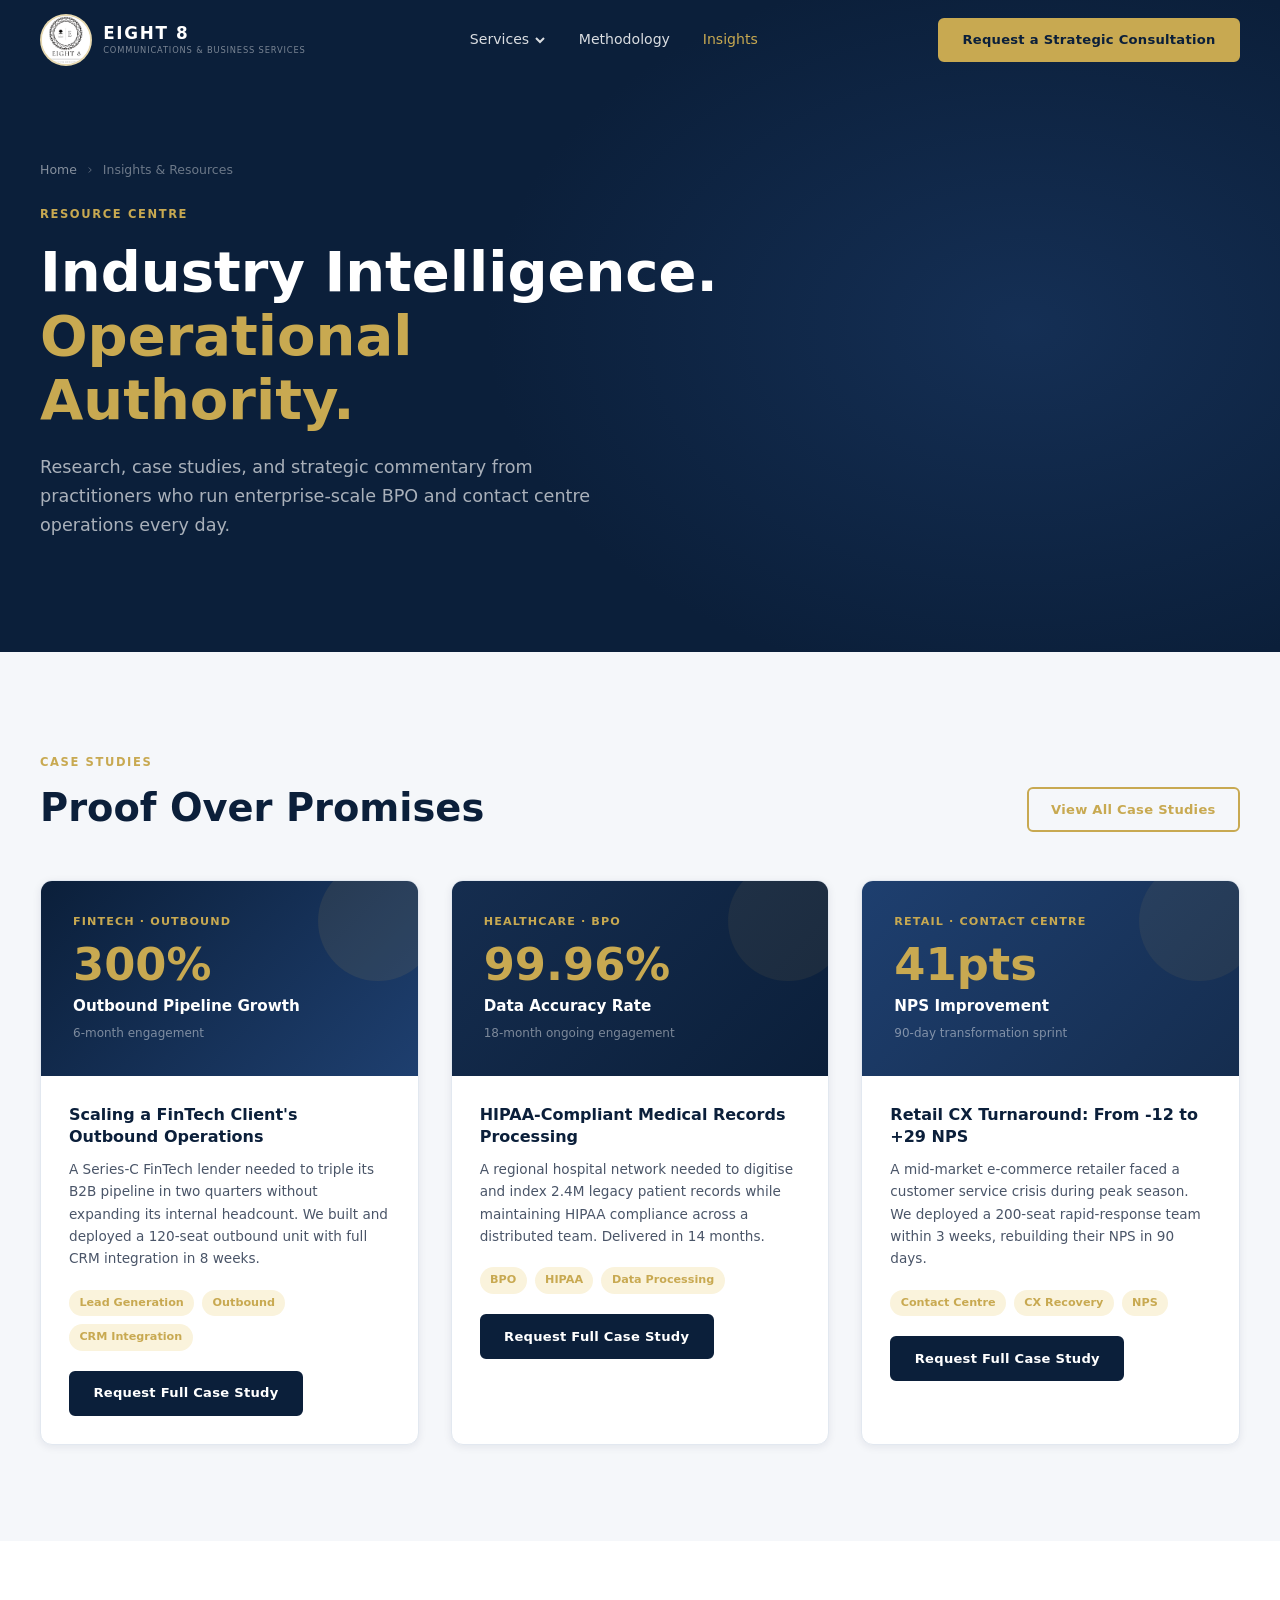
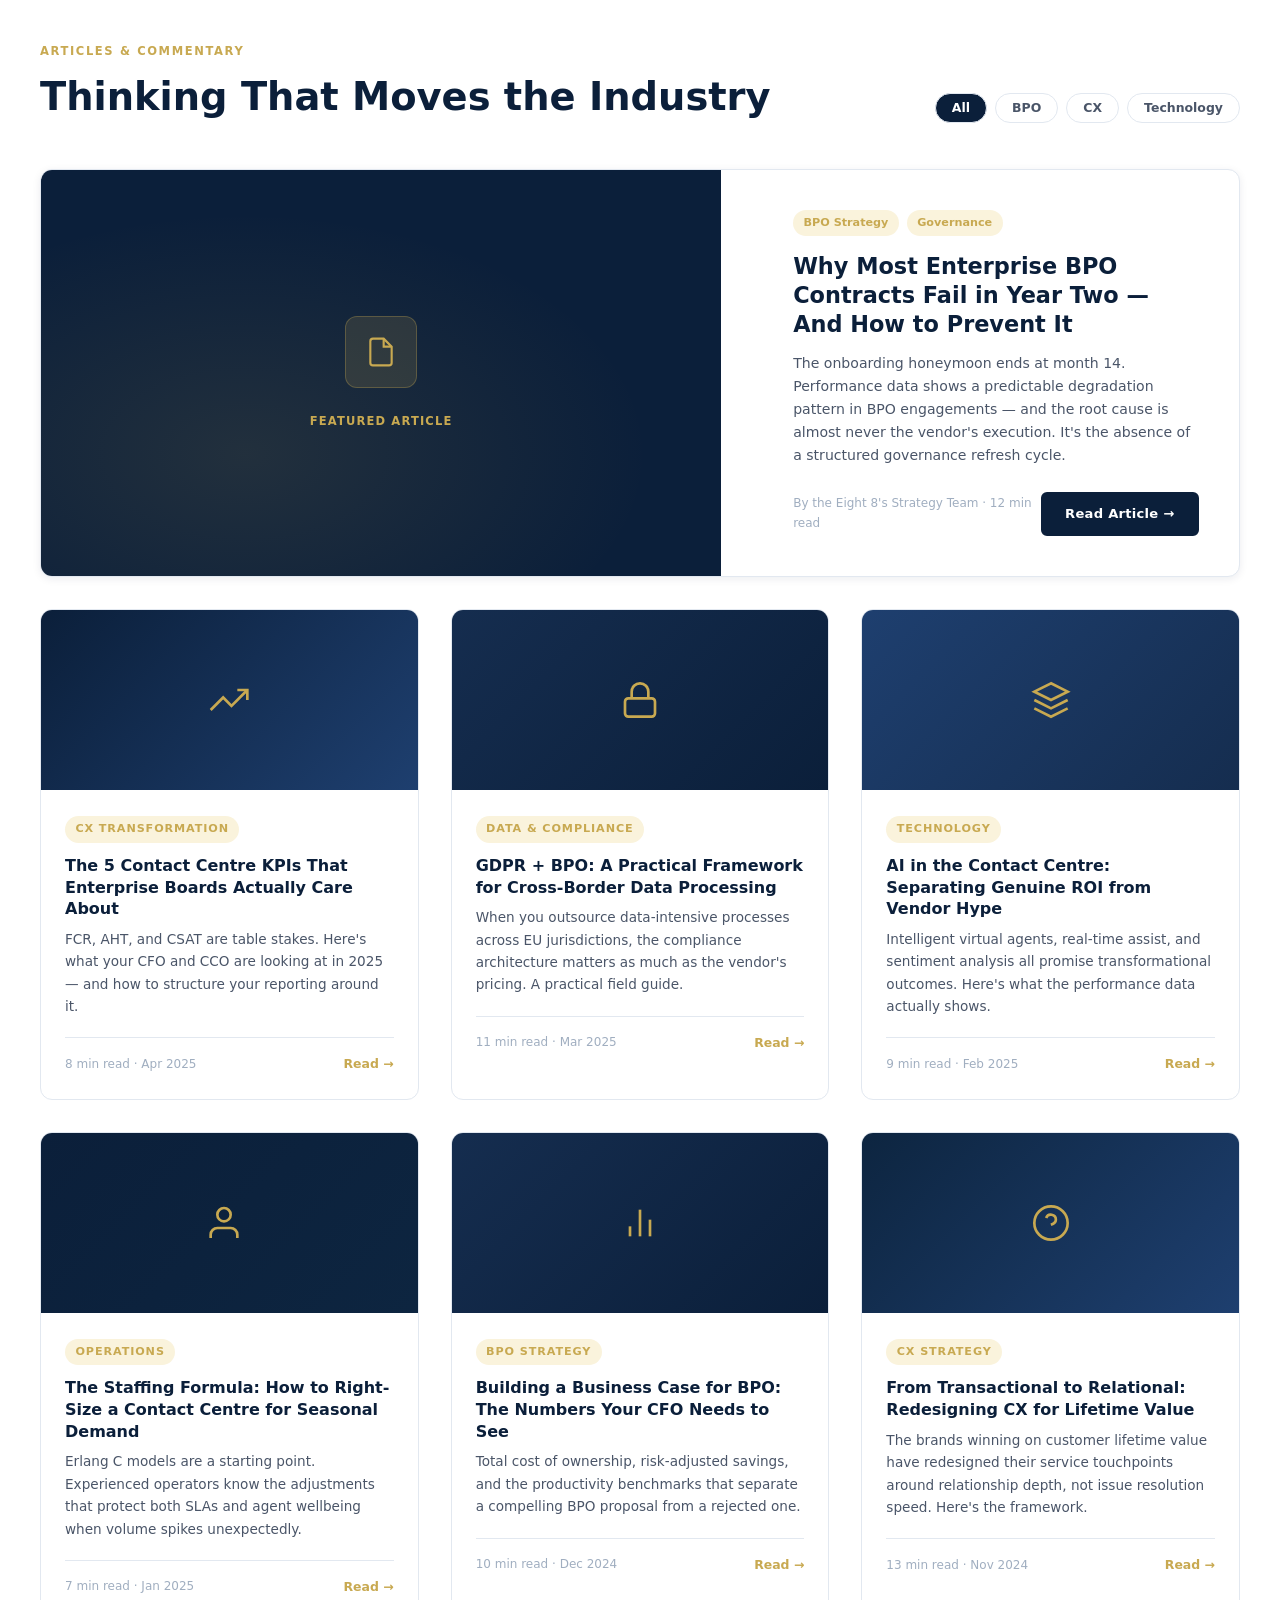
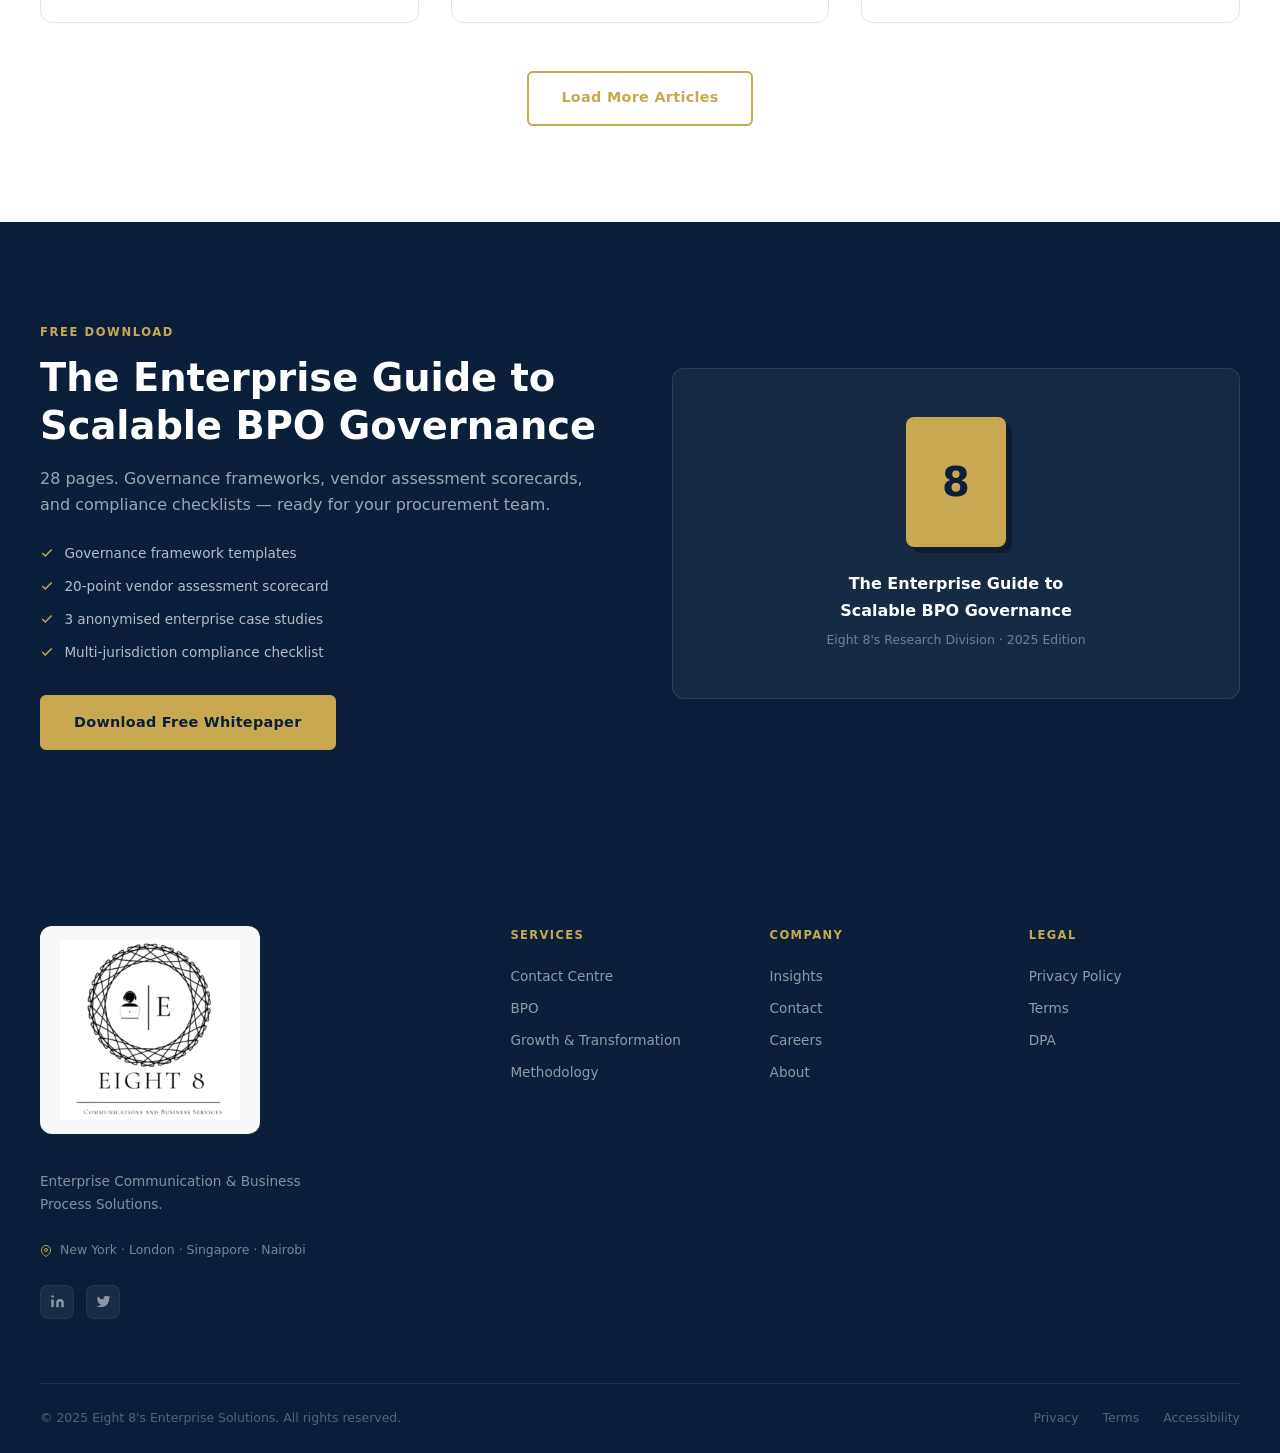
<file: insights.html>
<!DOCTYPE html>
<html lang="en">
<head>
  <meta charset="UTF-8" />
  <meta name="viewport" content="width=device-width, initial-scale=1.0" />
  <title>Insights & Resources | Eight 8's</title>
  <meta name="description" content="BPO trends, CX transformation insights, case studies, and operational efficiency resources from Eight 8's." />
  <link rel="stylesheet" href="styles.css" />
</head>
<body>

<!-- NAV -->
<nav class="nav">
  <div class="nav__inner">
    <a href="index.html" class="nav__logo"><img src="logo.png" alt="Eight 8" class="nav__logo-img" /><span class="nav__logo-text"><strong>Eight 8</strong><small>Communications &amp; Business Services</small></span></a>
    <ul class="nav__links">
      <li class="nav__item">
        <a href="#" class="nav__link">Services <svg viewBox="0 0 12 12" fill="none" stroke="currentColor" stroke-width="2"><path d="M2 4l4 4 4-4"/></svg></a>
        <div class="nav__dropdown">
          <a href="contact-centre.html" class="nav__dropdown-item"><div class="nav__dropdown-icon"><svg viewBox="0 0 24 24" fill="none" stroke="currentColor" stroke-width="2"><path d="M22 16.92v3a2 2 0 01-2.18 2 19.79 19.79 0 01-8.63-3.07"/></svg></div><div><span class="nav__dropdown-label">Contact Centre Operations</span><span class="nav__dropdown-desc">Inbound, outbound & technical support</span></div></a>
          <a href="bpo.html" class="nav__dropdown-item"><div class="nav__dropdown-icon"><svg viewBox="0 0 24 24" fill="none" stroke="currentColor" stroke-width="2"><rect x="2" y="3" width="20" height="14" rx="2"/><path d="M8 21h8M12 17v4"/></svg></div><div><span class="nav__dropdown-label">Business Process Outsourcing</span><span class="nav__dropdown-desc">Governance-driven back-office excellence</span></div></a>
          <a href="growth.html" class="nav__dropdown-item"><div class="nav__dropdown-icon"><svg viewBox="0 0 24 24" fill="none" stroke="currentColor" stroke-width="2"><polyline points="23 6 13.5 15.5 8.5 10.5 1 18"/></svg></div><div><span class="nav__dropdown-label">Growth & Transformation</span><span class="nav__dropdown-desc">CX strategy & technology integration</span></div></a>
        </div>
      </li>
      <li><a href="methodology.html" class="nav__link">Methodology</a></li>
      <li><a href="insights.html" class="nav__link">Insights</a></li>
    </ul>
    <a href="contact.html" class="btn btn-primary btn-sm nav__cta">Request a Strategic Consultation</a>
    <button class="nav__hamburger" aria-label="Open menu"><span></span><span></span><span></span></button>
  </div>
  <div class="nav__mobile" role="menu">
    <a href="index.html">Home</a>
    <a href="#" style="font-size:.7rem;font-weight:700;letter-spacing:.1em;text-transform:uppercase;color:var(--gold);padding-bottom:.25rem;border-bottom:none;pointer-events:none;">Services</a>
    <a href="contact-centre.html" style="padding-left:1rem;">Contact Centre</a>
    <a href="bpo.html" style="padding-left:1rem;">BPO</a>
    <a href="growth.html" style="padding-left:1rem;">Growth &amp; Transformation</a>
    <a href="methodology.html">Methodology</a>
    <a href="insights.html">Insights</a>
    <a href="contact.html" style="color:var(--gold);font-weight:700;border-bottom:none;">Request a Strategic Consultation →</a>
  </div>
</nav>


<!-- PAGE HERO -->
<section class="page-hero">
  <div class="page-hero__bg"></div>
  <div class="container" style="position:relative;z-index:1;">
    <nav class="breadcrumb"><a href="index.html">Home</a><svg viewBox="0 0 24 24" fill="none" stroke="currentColor" stroke-width="2"><polyline points="9 18 15 12 9 6"/></svg><span>Insights &amp; Resources</span></nav>
    <span class="section-label">Resource Centre</span>
    <h1>Industry Intelligence.<br/><span style="color:var(--gold);">Operational Authority.</span></h1>
    <p class="page-hero__sub">Research, case studies, and strategic commentary from practitioners who run enterprise-scale BPO and contact centre operations every day.</p>
  </div>
</section>


<!-- FEATURED CASE STUDIES -->
<section class="section section--alt">
  <div class="container">
    <div class="reveal" style="display:flex;align-items:flex-end;justify-content:space-between;margin-bottom:3rem;flex-wrap:wrap;gap:1rem;">
      <div>
        <span class="section-label">Case Studies</span>
        <h2 style="color:var(--navy);">Proof Over Promises</h2>
      </div>
      <a href="#" class="btn btn-outline-gold btn-sm">View All Case Studies</a>
    </div>

    <div class="grid-3">

      <div style="background:var(--white);border-radius:var(--radius-md);overflow:hidden;border:1px solid var(--gray-200);box-shadow:var(--shadow-sm);transition:all var(--transition);" class="reveal" onmouseenter="this.style.transform='translateY(-6px)';this.style.boxShadow='var(--shadow-lg)'" onmouseleave="this.style.transform='';this.style.boxShadow='var(--shadow-sm)'">
        <div style="background:linear-gradient(135deg,var(--navy) 0%,var(--navy-light) 100%);padding:2rem;position:relative;overflow:hidden;">
          <div style="position:absolute;top:-20px;right:-20px;width:120px;height:120px;background:rgba(200,169,81,.1);border-radius:50%;"></div>
          <div style="font-size:.7rem;font-weight:700;letter-spacing:.1em;text-transform:uppercase;color:var(--gold);margin-bottom:.75rem;">FinTech · Outbound</div>
          <div style="font-size:2.8rem;font-weight:800;color:var(--gold);line-height:1;margin-bottom:.35rem;">300%</div>
          <div style="font-size:.95rem;font-weight:700;color:var(--white);">Outbound Pipeline Growth</div>
          <div style="font-size:.75rem;color:rgba(255,255,255,.45);margin-top:.35rem;">6-month engagement</div>
        </div>
        <div style="padding:1.75rem;">
          <h3 style="color:var(--navy);font-size:1rem;margin-bottom:.65rem;">Scaling a FinTech Client's Outbound Operations</h3>
          <p style="font-size:.85rem;color:var(--gray-600);margin-bottom:1.25rem;">A Series-C FinTech lender needed to triple its B2B pipeline in two quarters without expanding its internal headcount. We built and deployed a 120-seat outbound unit with full CRM integration in 8 weeks.</p>
          <div style="display:flex;flex-wrap:wrap;gap:.5rem;margin-bottom:1.25rem;">
            <span style="background:var(--gold-pale);color:var(--gold);font-size:.7rem;font-weight:700;padding:.25rem .65rem;border-radius:100px;">Lead Generation</span>
            <span style="background:var(--gold-pale);color:var(--gold);font-size:.7rem;font-weight:700;padding:.25rem .65rem;border-radius:100px;">Outbound</span>
            <span style="background:var(--gold-pale);color:var(--gold);font-size:.7rem;font-weight:700;padding:.25rem .65rem;border-radius:100px;">CRM Integration</span>
          </div>
          <a href="contact.html" class="btn btn-navy btn-sm">Request Full Case Study</a>
        </div>
      </div>

      <div style="background:var(--white);border-radius:var(--radius-md);overflow:hidden;border:1px solid var(--gray-200);box-shadow:var(--shadow-sm);transition:all var(--transition);" class="reveal" onmouseenter="this.style.transform='translateY(-6px)';this.style.boxShadow='var(--shadow-lg)'" onmouseleave="this.style.transform='';this.style.boxShadow='var(--shadow-sm)'">
        <div style="background:linear-gradient(135deg,#152D4F 0%,var(--navy) 100%);padding:2rem;position:relative;overflow:hidden;">
          <div style="position:absolute;top:-20px;right:-20px;width:120px;height:120px;background:rgba(200,169,81,.08);border-radius:50%;"></div>
          <div style="font-size:.7rem;font-weight:700;letter-spacing:.1em;text-transform:uppercase;color:var(--gold);margin-bottom:.75rem;">Healthcare · BPO</div>
          <div style="font-size:2.8rem;font-weight:800;color:var(--gold);line-height:1;margin-bottom:.35rem;">99.96%</div>
          <div style="font-size:.95rem;font-weight:700;color:var(--white);">Data Accuracy Rate</div>
          <div style="font-size:.75rem;color:rgba(255,255,255,.45);margin-top:.35rem;">18-month ongoing engagement</div>
        </div>
        <div style="padding:1.75rem;">
          <h3 style="color:var(--navy);font-size:1rem;margin-bottom:.65rem;">HIPAA-Compliant Medical Records Processing</h3>
          <p style="font-size:.85rem;color:var(--gray-600);margin-bottom:1.25rem;">A regional hospital network needed to digitise and index 2.4M legacy patient records while maintaining HIPAA compliance across a distributed team. Delivered in 14 months.</p>
          <div style="display:flex;flex-wrap:wrap;gap:.5rem;margin-bottom:1.25rem;">
            <span style="background:var(--gold-pale);color:var(--gold);font-size:.7rem;font-weight:700;padding:.25rem .65rem;border-radius:100px;">BPO</span>
            <span style="background:var(--gold-pale);color:var(--gold);font-size:.7rem;font-weight:700;padding:.25rem .65rem;border-radius:100px;">HIPAA</span>
            <span style="background:var(--gold-pale);color:var(--gold);font-size:.7rem;font-weight:700;padding:.25rem .65rem;border-radius:100px;">Data Processing</span>
          </div>
          <a href="contact.html" class="btn btn-navy btn-sm">Request Full Case Study</a>
        </div>
      </div>

      <div style="background:var(--white);border-radius:var(--radius-md);overflow:hidden;border:1px solid var(--gray-200);box-shadow:var(--shadow-sm);transition:all var(--transition);" class="reveal" onmouseenter="this.style.transform='translateY(-6px)';this.style.boxShadow='var(--shadow-lg)'" onmouseleave="this.style.transform='';this.style.boxShadow='var(--shadow-sm)'">
        <div style="background:linear-gradient(135deg,var(--navy-light) 0%,var(--navy-mid) 100%);padding:2rem;position:relative;overflow:hidden;">
          <div style="position:absolute;top:-20px;right:-20px;width:120px;height:120px;background:rgba(200,169,81,.08);border-radius:50%;"></div>
          <div style="font-size:.7rem;font-weight:700;letter-spacing:.1em;text-transform:uppercase;color:var(--gold);margin-bottom:.75rem;">Retail · Contact Centre</div>
          <div style="font-size:2.8rem;font-weight:800;color:var(--gold);line-height:1;margin-bottom:.35rem;">41pts</div>
          <div style="font-size:.95rem;font-weight:700;color:var(--white);">NPS Improvement</div>
          <div style="font-size:.75rem;color:rgba(255,255,255,.45);margin-top:.35rem;">90-day transformation sprint</div>
        </div>
        <div style="padding:1.75rem;">
          <h3 style="color:var(--navy);font-size:1rem;margin-bottom:.65rem;">Retail CX Turnaround: From -12 to +29 NPS</h3>
          <p style="font-size:.85rem;color:var(--gray-600);margin-bottom:1.25rem;">A mid-market e-commerce retailer faced a customer service crisis during peak season. We deployed a 200-seat rapid-response team within 3 weeks, rebuilding their NPS in 90 days.</p>
          <div style="display:flex;flex-wrap:wrap;gap:.5rem;margin-bottom:1.25rem;">
            <span style="background:var(--gold-pale);color:var(--gold);font-size:.7rem;font-weight:700;padding:.25rem .65rem;border-radius:100px;">Contact Centre</span>
            <span style="background:var(--gold-pale);color:var(--gold);font-size:.7rem;font-weight:700;padding:.25rem .65rem;border-radius:100px;">CX Recovery</span>
            <span style="background:var(--gold-pale);color:var(--gold);font-size:.7rem;font-weight:700;padding:.25rem .65rem;border-radius:100px;">NPS</span>
          </div>
          <a href="contact.html" class="btn btn-navy btn-sm">Request Full Case Study</a>
        </div>
      </div>

    </div>
  </div>
</section>


<!-- ARTICLES & BLOG -->
<section class="section">
  <div class="container">
    <div class="reveal" style="display:flex;align-items:flex-end;justify-content:space-between;margin-bottom:3rem;flex-wrap:wrap;gap:1rem;">
      <div>
        <span class="section-label">Articles &amp; Commentary</span>
        <h2 style="color:var(--navy);">Thinking That Moves the Industry</h2>
      </div>
      <div style="display:flex;gap:.5rem;flex-wrap:wrap;">
        <button class="tab active" data-tab="all" style="border:1px solid var(--gray-200);border-radius:100px;padding:.4rem 1rem;font-size:.78rem;font-weight:600;cursor:pointer;background:var(--navy);color:var(--white);">All</button>
        <button class="tab" data-tab="bpo" style="border:1px solid var(--gray-200);border-radius:100px;padding:.4rem 1rem;font-size:.78rem;font-weight:600;cursor:pointer;background:var(--white);color:var(--gray-600);">BPO</button>
        <button class="tab" data-tab="cx" style="border:1px solid var(--gray-200);border-radius:100px;padding:.4rem 1rem;font-size:.78rem;font-weight:600;cursor:pointer;background:var(--white);color:var(--gray-600);">CX</button>
        <button class="tab" data-tab="tech" style="border:1px solid var(--gray-200);border-radius:100px;padding:.4rem 1rem;font-size:.78rem;font-weight:600;cursor:pointer;background:var(--white);color:var(--gray-600);">Technology</button>
      </div>
    </div>

    <!-- Featured article -->
    <div class="reveal featured-article-grid" style="display:grid;grid-template-columns:1.4fr 1fr;gap:2rem;margin-bottom:2rem;background:var(--white);border:1px solid var(--gray-200);border-radius:var(--radius-md);overflow:hidden;box-shadow:var(--shadow-sm);">
      <div style="background:var(--navy);min-height:280px;display:flex;align-items:center;justify-content:center;padding:3rem;position:relative;overflow:hidden;">
        <div style="position:absolute;inset:0;background:radial-gradient(ellipse at 30% 70%,rgba(200,169,81,.12) 0%,transparent 60%);"></div>
        <div style="position:relative;z-index:1;text-align:center;">
          <div style="width:72px;height:72px;background:rgba(200,169,81,.15);border-radius:var(--radius-md);display:grid;place-items:center;margin:0 auto 1.5rem;color:var(--gold);border:1px solid rgba(200,169,81,.3);">
            <svg width="32" height="32" viewBox="0 0 24 24" fill="none" stroke="currentColor" stroke-width="1.6"><path d="M14 2H6a2 2 0 00-2 2v16a2 2 0 002 2h12a2 2 0 002-2V8z"/><polyline points="14 2 14 8 20 8"/></svg>
          </div>
          <div style="font-size:.72rem;font-weight:700;letter-spacing:.1em;text-transform:uppercase;color:var(--gold);">Featured Article</div>
        </div>
      </div>
      <div style="padding:2.5rem;">
        <div style="display:flex;gap:.5rem;margin-bottom:1rem;flex-wrap:wrap;">
          <span style="background:var(--gold-pale);color:var(--gold);font-size:.7rem;font-weight:700;padding:.25rem .65rem;border-radius:100px;">BPO Strategy</span>
          <span style="background:var(--gold-pale);color:var(--gold);font-size:.7rem;font-weight:700;padding:.25rem .65rem;border-radius:100px;">Governance</span>
        </div>
        <h2 style="color:var(--navy);font-size:1.4rem;margin-bottom:.75rem;line-height:1.3;">Why Most Enterprise BPO Contracts Fail in Year Two — And How to Prevent It</h2>
        <p style="font-size:.88rem;color:var(--gray-600);margin-bottom:1.5rem;">The onboarding honeymoon ends at month 14. Performance data shows a predictable degradation pattern in BPO engagements — and the root cause is almost never the vendor's execution. It's the absence of a structured governance refresh cycle.</p>
        <div style="display:flex;align-items:center;justify-content:space-between;">
          <div style="font-size:.75rem;color:var(--gray-400);">By the Eight 8's Strategy Team · 12 min read</div>
          <a href="#" class="btn btn-navy btn-sm">Read Article →</a>
        </div>
      </div>
    </div>

    <!-- Article grid -->
    <div class="grid-3">

      <div class="card reveal">
        <div class="card__img" style="background:linear-gradient(135deg,var(--navy) 0%,var(--navy-light) 100%);">
          <svg width="36" height="36" viewBox="0 0 24 24" fill="none" stroke="currentColor" stroke-width="1.6"><polyline points="23 6 13.5 15.5 8.5 10.5 1 18"/><polyline points="17 6 23 6 23 12"/></svg>
        </div>
        <div class="card__body">
          <span class="card__tag">CX Transformation</span>
          <h3>The 5 Contact Centre KPIs That Enterprise Boards Actually Care About</h3>
          <p>FCR, AHT, and CSAT are table stakes. Here's what your CFO and CCO are looking at in 2025 — and how to structure your reporting around it.</p>
          <div class="card__meta">
            <span>8 min read · Apr 2025</span>
            <a href="#" style="color:var(--gold);font-size:.78rem;font-weight:600;">Read →</a>
          </div>
        </div>
      </div>

      <div class="card reveal">
        <div class="card__img" style="background:linear-gradient(135deg,#152D4F 0%,var(--navy) 100%);">
          <svg width="36" height="36" viewBox="0 0 24 24" fill="none" stroke="currentColor" stroke-width="1.6"><rect x="3" y="11" width="18" height="11" rx="2"/><path d="M7 11V7a5 5 0 0110 0v4"/></svg>
        </div>
        <div class="card__body">
          <span class="card__tag">Data &amp; Compliance</span>
          <h3>GDPR + BPO: A Practical Framework for Cross-Border Data Processing</h3>
          <p>When you outsource data-intensive processes across EU jurisdictions, the compliance architecture matters as much as the vendor's pricing. A practical field guide.</p>
          <div class="card__meta">
            <span>11 min read · Mar 2025</span>
            <a href="#" style="color:var(--gold);font-size:.78rem;font-weight:600;">Read →</a>
          </div>
        </div>
      </div>

      <div class="card reveal">
        <div class="card__img" style="background:linear-gradient(135deg,var(--navy-light) 0%,var(--navy-mid) 100%);">
          <svg width="36" height="36" viewBox="0 0 24 24" fill="none" stroke="currentColor" stroke-width="1.6"><polygon points="12 2 2 7 12 12 22 7 12 2"/><polyline points="2 17 12 22 22 17"/><polyline points="2 12 12 17 22 12"/></svg>
        </div>
        <div class="card__body">
          <span class="card__tag">Technology</span>
          <h3>AI in the Contact Centre: Separating Genuine ROI from Vendor Hype</h3>
          <p>Intelligent virtual agents, real-time assist, and sentiment analysis all promise transformational outcomes. Here's what the performance data actually shows.</p>
          <div class="card__meta">
            <span>9 min read · Feb 2025</span>
            <a href="#" style="color:var(--gold);font-size:.78rem;font-weight:600;">Read →</a>
          </div>
        </div>
      </div>

      <div class="card reveal">
        <div class="card__img" style="background:linear-gradient(135deg,var(--navy) 0%,#0D2540 100%);">
          <svg width="36" height="36" viewBox="0 0 24 24" fill="none" stroke="currentColor" stroke-width="1.6"><path d="M17 21v-2a4 4 0 00-4-4H5a4 4 0 00-4 4v2"/><circle cx="9" cy="7" r="4"/></svg>
        </div>
        <div class="card__body">
          <span class="card__tag">Operations</span>
          <h3>The Staffing Formula: How to Right-Size a Contact Centre for Seasonal Demand</h3>
          <p>Erlang C models are a starting point. Experienced operators know the adjustments that protect both SLAs and agent wellbeing when volume spikes unexpectedly.</p>
          <div class="card__meta">
            <span>7 min read · Jan 2025</span>
            <a href="#" style="color:var(--gold);font-size:.78rem;font-weight:600;">Read →</a>
          </div>
        </div>
      </div>

      <div class="card reveal">
        <div class="card__img" style="background:linear-gradient(135deg,var(--navy-mid) 0%,var(--navy) 100%);">
          <svg width="36" height="36" viewBox="0 0 24 24" fill="none" stroke="currentColor" stroke-width="1.6"><line x1="18" y1="20" x2="18" y2="10"/><line x1="12" y1="20" x2="12" y2="4"/><line x1="6" y1="20" x2="6" y2="14"/></svg>
        </div>
        <div class="card__body">
          <span class="card__tag">BPO Strategy</span>
          <h3>Building a Business Case for BPO: The Numbers Your CFO Needs to See</h3>
          <p>Total cost of ownership, risk-adjusted savings, and the productivity benchmarks that separate a compelling BPO proposal from a rejected one.</p>
          <div class="card__meta">
            <span>10 min read · Dec 2024</span>
            <a href="#" style="color:var(--gold);font-size:.78rem;font-weight:600;">Read →</a>
          </div>
        </div>
      </div>

      <div class="card reveal">
        <div class="card__img" style="background:linear-gradient(135deg,#0D2540 0%,var(--navy-light) 100%);">
          <svg width="36" height="36" viewBox="0 0 24 24" fill="none" stroke="currentColor" stroke-width="1.6"><circle cx="12" cy="12" r="10"/><path d="M9.09 9a3 3 0 015.83 1c0 2-3 3-3 3"/><line x1="12" y1="17" x2="12.01" y2="17"/></svg>
        </div>
        <div class="card__body">
          <span class="card__tag">CX Strategy</span>
          <h3>From Transactional to Relational: Redesigning CX for Lifetime Value</h3>
          <p>The brands winning on customer lifetime value have redesigned their service touchpoints around relationship depth, not issue resolution speed. Here's the framework.</p>
          <div class="card__meta">
            <span>13 min read · Nov 2024</span>
            <a href="#" style="color:var(--gold);font-size:.78rem;font-weight:600;">Read →</a>
          </div>
        </div>
      </div>

    </div>

    <div style="text-align:center;margin-top:3rem;">
      <a href="#" class="btn btn-outline-gold">Load More Articles</a>
    </div>
  </div>
</section>


<!-- WHITEPAPER CTA -->
<section class="section section--dark">
  <div class="container reveal">
    <div class="whitepaper-grid" style="display:grid;grid-template-columns:1fr 1fr;gap:4rem;align-items:center;">
      <div>
        <span class="section-label">Free Download</span>
        <h2 style="color:var(--white);margin-bottom:1rem;">The Enterprise Guide to Scalable BPO Governance</h2>
        <p style="color:rgba(255,255,255,.6);margin-bottom:1.5rem;">28 pages. Governance frameworks, vendor assessment scorecards, and compliance checklists — ready for your procurement team.</p>
        <div style="display:flex;flex-direction:column;gap:.65rem;margin-bottom:2rem;">
          <div style="display:flex;align-items:center;gap:.65rem;font-size:.85rem;color:rgba(255,255,255,.7);"><svg width="14" height="14" viewBox="0 0 24 24" fill="none" stroke="var(--gold)" stroke-width="2.5"><polyline points="20 6 9 17 4 12"/></svg>Governance framework templates</div>
          <div style="display:flex;align-items:center;gap:.65rem;font-size:.85rem;color:rgba(255,255,255,.7);"><svg width="14" height="14" viewBox="0 0 24 24" fill="none" stroke="var(--gold)" stroke-width="2.5"><polyline points="20 6 9 17 4 12"/></svg>20-point vendor assessment scorecard</div>
          <div style="display:flex;align-items:center;gap:.65rem;font-size:.85rem;color:rgba(255,255,255,.7);"><svg width="14" height="14" viewBox="0 0 24 24" fill="none" stroke="var(--gold)" stroke-width="2.5"><polyline points="20 6 9 17 4 12"/></svg>3 anonymised enterprise case studies</div>
          <div style="display:flex;align-items:center;gap:.65rem;font-size:.85rem;color:rgba(255,255,255,.7);"><svg width="14" height="14" viewBox="0 0 24 24" fill="none" stroke="var(--gold)" stroke-width="2.5"><polyline points="20 6 9 17 4 12"/></svg>Multi-jurisdiction compliance checklist</div>
        </div>
        <a href="index.html#lead-magnet" class="btn btn-primary">Download Free Whitepaper</a>
      </div>
      <div style="background:rgba(255,255,255,.05);border:1px solid rgba(255,255,255,.1);border-radius:var(--radius-md);padding:3rem;text-align:center;">
        <div style="width:100px;height:130px;background:var(--gold);border-radius:8px;margin:0 auto 1.5rem;display:grid;place-items:center;font-size:2.5rem;font-weight:900;color:var(--navy);box-shadow:6px 6px 0 rgba(0,0,0,.3);">8</div>
        <div style="font-size:1rem;font-weight:700;color:var(--white);margin-bottom:.35rem;">The Enterprise Guide to<br/>Scalable BPO Governance</div>
        <div style="font-size:.78rem;color:rgba(255,255,255,.4);">Eight 8's Research Division · 2025 Edition</div>
      </div>
    </div>
  </div>
</section>


<!-- FOOTER -->
<footer class="footer">
  <div class="container">
    <div class="footer__grid">
      <div class="footer__brand">
        <a href="index.html" class="footer__logo"><img src="logo.png" alt="Eight 8" class="footer__logo-img" /></a>
        <p class="footer__tagline">Enterprise Communication &amp; Business Process Solutions.</p>
        <div class="footer__offices">
          <div class="footer__office"><svg viewBox="0 0 24 24" fill="none" stroke="currentColor" stroke-width="2"><path d="M21 10c0 7-9 13-9 13s-9-6-9-13a9 9 0 0118 0z"/><circle cx="12" cy="10" r="3"/></svg>New York · London · Singapore · Nairobi</div>
        </div>
        <div class="footer__social">
          <a href="#" class="footer__social-link"><svg viewBox="0 0 24 24" fill="currentColor"><path d="M16 8a6 6 0 016 6v7h-4v-7a2 2 0 00-2-2 2 2 0 00-2 2v7h-4v-7a6 6 0 016-6z"/><rect x="2" y="9" width="4" height="12"/><circle cx="4" cy="4" r="2"/></svg></a>
          <a href="#" class="footer__social-link"><svg viewBox="0 0 24 24" fill="currentColor"><path d="M23 3a10.9 10.9 0 01-3.14 1.53 4.48 4.48 0 00-7.86 3v1A10.66 10.66 0 013 4s-4 9 5 13a11.64 11.64 0 01-7 2c9 5 20 0 20-11.5a4.5 4.5 0 00-.08-.83A7.72 7.72 0 0023 3z"/></svg></a>
        </div>
      </div>
      <div><div class="footer__col-title">Services</div><ul class="footer__col-links"><li><a href="contact-centre.html" class="footer__col-link">Contact Centre</a></li><li><a href="bpo.html" class="footer__col-link">BPO</a></li><li><a href="growth.html" class="footer__col-link">Growth &amp; Transformation</a></li><li><a href="methodology.html" class="footer__col-link">Methodology</a></li></ul></div>
      <div><div class="footer__col-title">Company</div><ul class="footer__col-links"><li><a href="insights.html" class="footer__col-link">Insights</a></li><li><a href="contact.html" class="footer__col-link">Contact</a></li><li><a href="#" class="footer__col-link">Careers</a></li><li><a href="#" class="footer__col-link">About</a></li></ul></div>
      <div><div class="footer__col-title">Legal</div><ul class="footer__col-links"><li><a href="#" class="footer__col-link">Privacy Policy</a></li><li><a href="#" class="footer__col-link">Terms</a></li><li><a href="#" class="footer__col-link">DPA</a></li></ul></div>
    </div>
    <div class="footer__bottom"><span>© 2025 Eight 8's Enterprise Solutions. All rights reserved.</span><div class="footer__bottom-links"><a href="#">Privacy</a><a href="#">Terms</a><a href="#">Accessibility</a></div></div>
  </div>
</footer>

<script src="script.js"></script>
</body>
</html>
</file>
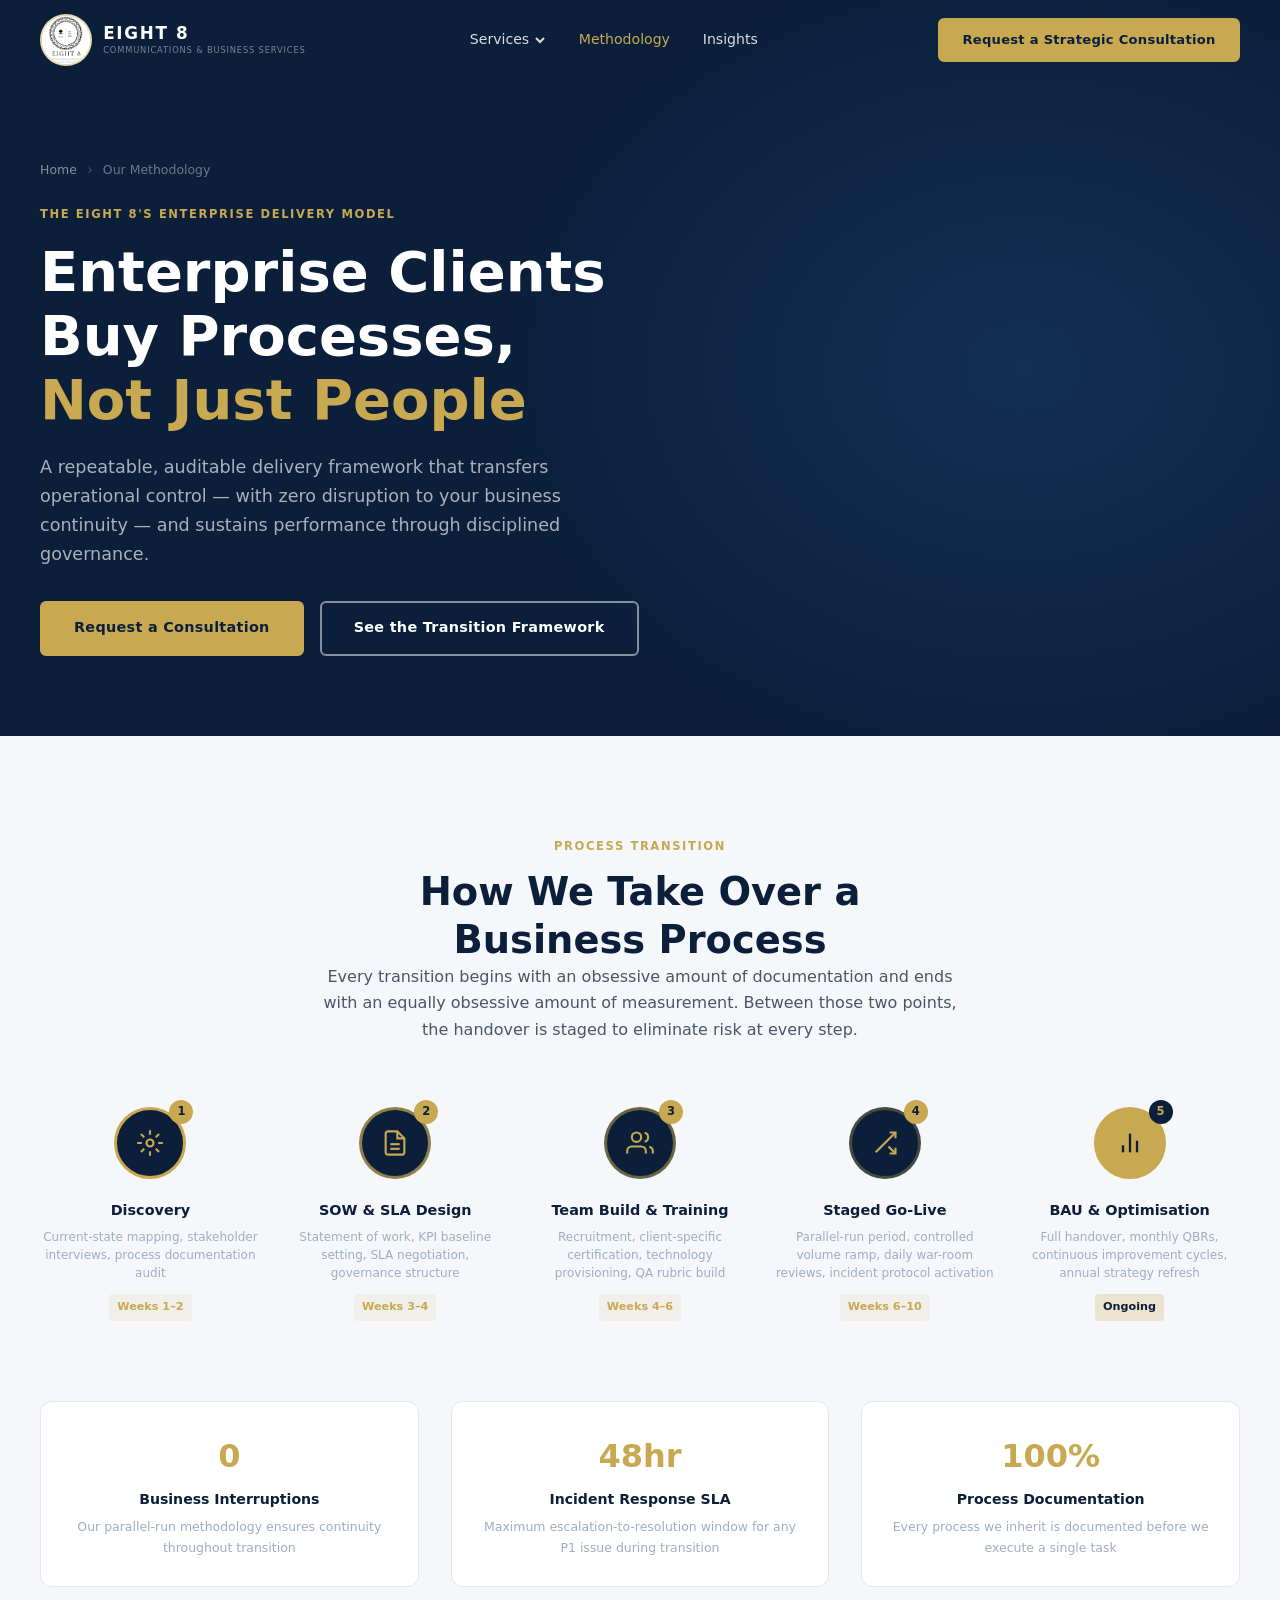
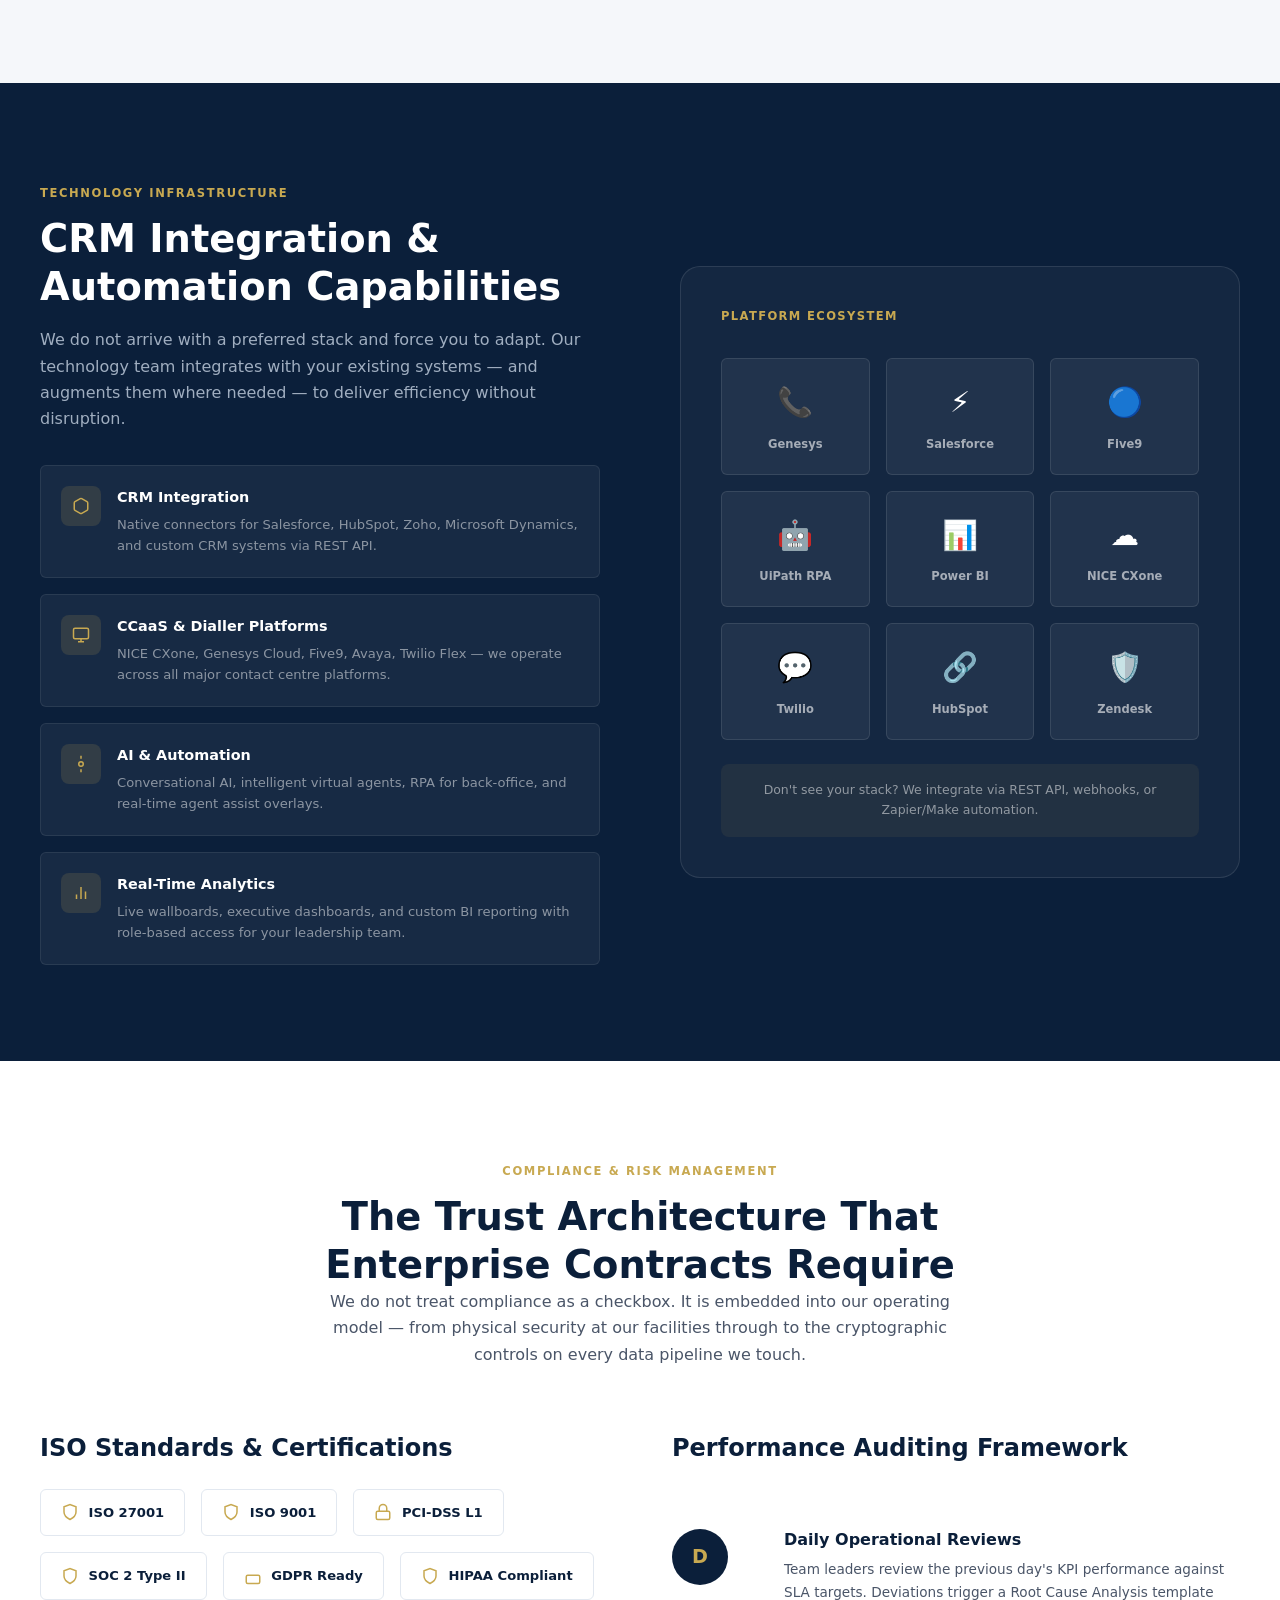
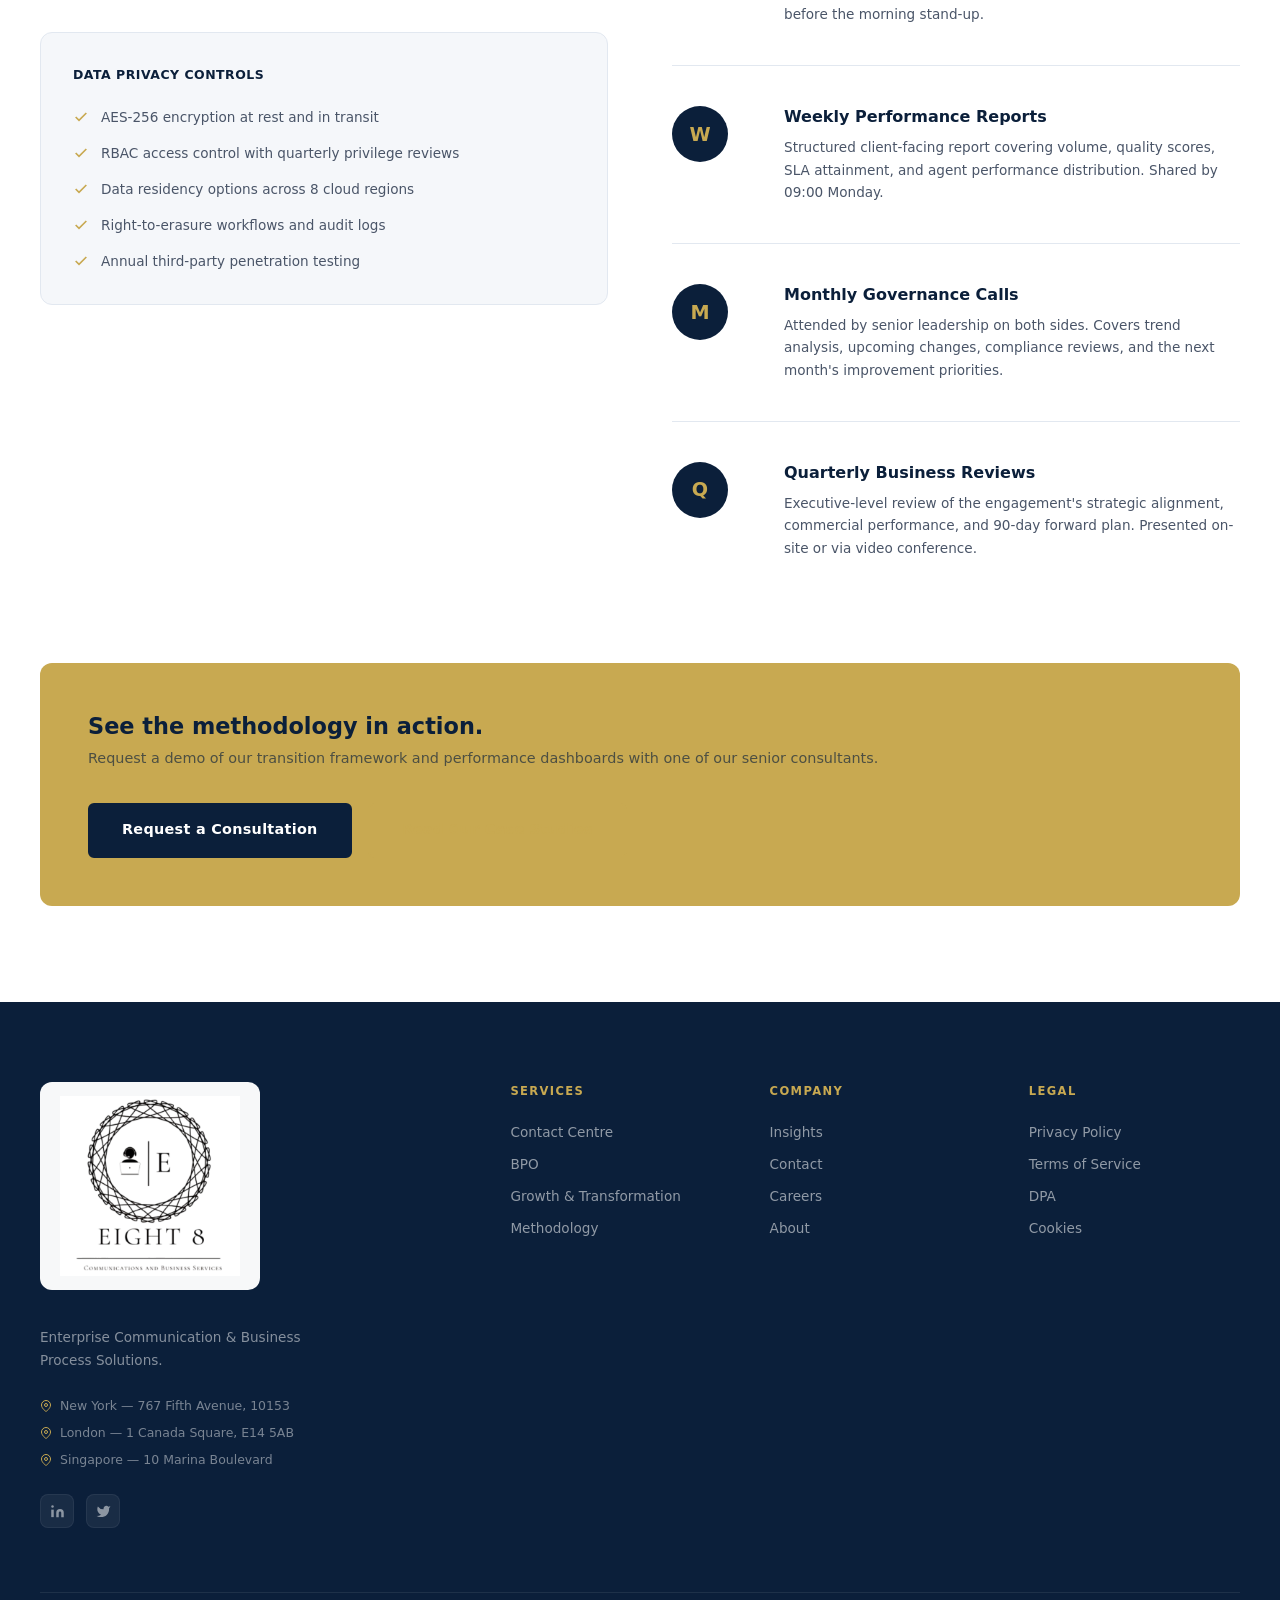
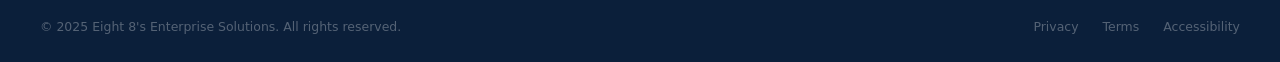
<file: methodology.html>
<!DOCTYPE html>
<html lang="en">
<head>
  <meta charset="UTF-8" />
  <meta name="viewport" content="width=device-width, initial-scale=1.0" />
  <title>Our Methodology | Eight 8's</title>
  <meta name="description" content="The Eight 8's Enterprise Delivery Model — transition frameworks, technology stack, compliance architecture, and performance auditing." />
  <link rel="stylesheet" href="styles.css" />
</head>
<body>

<!-- NAV -->
<nav class="nav">
  <div class="nav__inner">
    <a href="index.html" class="nav__logo"><img src="logo.png" alt="Eight 8" class="nav__logo-img" /><span class="nav__logo-text"><strong>Eight 8</strong><small>Communications &amp; Business Services</small></span></a>
    <ul class="nav__links">
      <li class="nav__item">
        <a href="#" class="nav__link">Services <svg viewBox="0 0 12 12" fill="none" stroke="currentColor" stroke-width="2"><path d="M2 4l4 4 4-4"/></svg></a>
        <div class="nav__dropdown">
          <a href="contact-centre.html" class="nav__dropdown-item"><div class="nav__dropdown-icon"><svg viewBox="0 0 24 24" fill="none" stroke="currentColor" stroke-width="2"><path d="M22 16.92v3a2 2 0 01-2.18 2 19.79 19.79 0 01-8.63-3.07"/></svg></div><div><span class="nav__dropdown-label">Contact Centre Operations</span><span class="nav__dropdown-desc">Inbound, outbound & technical support</span></div></a>
          <a href="bpo.html" class="nav__dropdown-item"><div class="nav__dropdown-icon"><svg viewBox="0 0 24 24" fill="none" stroke="currentColor" stroke-width="2"><rect x="2" y="3" width="20" height="14" rx="2"/><path d="M8 21h8M12 17v4"/></svg></div><div><span class="nav__dropdown-label">Business Process Outsourcing</span><span class="nav__dropdown-desc">Governance-driven back-office excellence</span></div></a>
          <a href="growth.html" class="nav__dropdown-item"><div class="nav__dropdown-icon"><svg viewBox="0 0 24 24" fill="none" stroke="currentColor" stroke-width="2"><polyline points="23 6 13.5 15.5 8.5 10.5 1 18"/></svg></div><div><span class="nav__dropdown-label">Growth & Transformation</span><span class="nav__dropdown-desc">CX strategy & technology integration</span></div></a>
        </div>
      </li>
      <li><a href="methodology.html" class="nav__link">Methodology</a></li>
      <li><a href="insights.html" class="nav__link">Insights</a></li>
    </ul>
    <a href="contact.html" class="btn btn-primary btn-sm nav__cta">Request a Strategic Consultation</a>
    <button class="nav__hamburger" aria-label="Open menu"><span></span><span></span><span></span></button>
  </div>
  <div class="nav__mobile" role="menu">
    <a href="index.html">Home</a>
    <a href="#" style="font-size:.7rem;font-weight:700;letter-spacing:.1em;text-transform:uppercase;color:var(--gold);padding-bottom:.25rem;border-bottom:none;pointer-events:none;">Services</a>
    <a href="contact-centre.html" style="padding-left:1rem;">Contact Centre</a>
    <a href="bpo.html" style="padding-left:1rem;">BPO</a>
    <a href="growth.html" style="padding-left:1rem;">Growth &amp; Transformation</a>
    <a href="methodology.html">Methodology</a>
    <a href="insights.html">Insights</a>
    <a href="contact.html" style="color:var(--gold);font-weight:700;border-bottom:none;">Request a Strategic Consultation →</a>
  </div>
</nav>


<!-- PAGE HERO -->
<section class="page-hero">
  <div class="page-hero__bg"></div>
  <div class="container" style="position:relative;z-index:1;">
    <nav class="breadcrumb"><a href="index.html">Home</a><svg viewBox="0 0 24 24" fill="none" stroke="currentColor" stroke-width="2"><polyline points="9 18 15 12 9 6"/></svg><span>Our Methodology</span></nav>
    <span class="section-label">The Eight 8's Enterprise Delivery Model</span>
    <h1>Enterprise Clients<br/>Buy Processes,<br/><span style="color:var(--gold);">Not Just People</span></h1>
    <p class="page-hero__sub">A repeatable, auditable delivery framework that transfers operational control — with zero disruption to your business continuity — and sustains performance through disciplined governance.</p>
    <div class="page-hero__actions">
      <a href="contact.html" class="btn btn-primary">Request a Consultation</a>
      <a href="#transition" class="btn btn-outline-light">See the Transition Framework</a>
    </div>
  </div>
</section>


<!-- TRANSITION FRAMEWORK -->
<section class="section section--alt" id="transition">
  <div class="container">
    <div class="reveal" style="text-align:center;max-width:640px;margin-inline:auto;margin-bottom:4rem;">
      <span class="section-label">Process Transition</span>
      <h2 style="color:var(--navy);">How We Take Over a Business Process</h2>
      <p>Every transition begins with an obsessive amount of documentation and ends with an equally obsessive amount of measurement. Between those two points, the handover is staged to eliminate risk at every step.</p>
    </div>

    <!-- Visual timeline with connectors -->
    <div class="reveal" style="position:relative;margin-bottom:5rem;">

      <!-- Horizontal connector line (desktop) -->
      <div style="position:absolute;top:36px;left:calc(10% + 28px);right:calc(10% + 28px);height:2px;background:linear-gradient(90deg,var(--gold) 0%,rgba(200,169,81,0.15) 100%);display:none;" class="desktop-connector"></div>

      <div style="display:grid;grid-template-columns:repeat(5,1fr);gap:1.5rem;position:relative;z-index:1;" class="transition-grid">

        <div style="text-align:center;">
          <div style="width:72px;height:72px;background:var(--navy);border-radius:50%;display:grid;place-items:center;margin:0 auto 1.25rem;border:3px solid var(--gold);position:relative;">
            <svg width="28" height="28" viewBox="0 0 24 24" fill="none" stroke="var(--gold)" stroke-width="1.8"><circle cx="12" cy="12" r="3"/><path d="M12 1v4M12 19v4M4.22 4.22l2.83 2.83M16.95 16.95l2.83 2.83M1 12h4M19 12h4M4.22 19.78l2.83-2.83M16.95 7.05l2.83-2.83"/></svg>
            <div style="position:absolute;top:-10px;right:-10px;width:24px;height:24px;background:var(--gold);border-radius:50%;display:grid;place-items:center;font-size:.72rem;font-weight:800;color:var(--navy);">1</div>
          </div>
          <div style="font-weight:700;color:var(--navy);font-size:.9rem;margin-bottom:.35rem;">Discovery</div>
          <div style="font-size:.75rem;color:var(--gray-400);line-height:1.5;">Current-state mapping, stakeholder interviews, process documentation audit</div>
          <div style="margin-top:.75rem;font-size:.7rem;font-weight:700;color:var(--gold);background:rgba(200,169,81,.1);border-radius:4px;padding:.25rem .5rem;display:inline-block;">Weeks 1–2</div>
        </div>

        <div style="text-align:center;">
          <div style="width:72px;height:72px;background:var(--navy);border-radius:50%;display:grid;place-items:center;margin:0 auto 1.25rem;border:3px solid rgba(200,169,81,.7);position:relative;">
            <svg width="28" height="28" viewBox="0 0 24 24" fill="none" stroke="var(--gold)" stroke-width="1.8"><path d="M14 2H6a2 2 0 00-2 2v16a2 2 0 002 2h12a2 2 0 002-2V8z"/><polyline points="14 2 14 8 20 8"/><line x1="16" y1="13" x2="8" y2="13"/><line x1="16" y1="17" x2="8" y2="17"/></svg>
            <div style="position:absolute;top:-10px;right:-10px;width:24px;height:24px;background:var(--gold);border-radius:50%;display:grid;place-items:center;font-size:.72rem;font-weight:800;color:var(--navy);">2</div>
          </div>
          <div style="font-weight:700;color:var(--navy);font-size:.9rem;margin-bottom:.35rem;">SOW &amp; SLA Design</div>
          <div style="font-size:.75rem;color:var(--gray-400);line-height:1.5;">Statement of work, KPI baseline setting, SLA negotiation, governance structure</div>
          <div style="margin-top:.75rem;font-size:.7rem;font-weight:700;color:var(--gold);background:rgba(200,169,81,.1);border-radius:4px;padding:.25rem .5rem;display:inline-block;">Weeks 3–4</div>
        </div>

        <div style="text-align:center;">
          <div style="width:72px;height:72px;background:var(--navy);border-radius:50%;display:grid;place-items:center;margin:0 auto 1.25rem;border:3px solid rgba(200,169,81,.5);position:relative;">
            <svg width="28" height="28" viewBox="0 0 24 24" fill="none" stroke="var(--gold)" stroke-width="1.8"><path d="M17 21v-2a4 4 0 00-4-4H5a4 4 0 00-4 4v2"/><circle cx="9" cy="7" r="4"/><path d="M23 21v-2a4 4 0 00-3-3.87M16 3.13a4 4 0 010 7.75"/></svg>
            <div style="position:absolute;top:-10px;right:-10px;width:24px;height:24px;background:var(--gold);border-radius:50%;display:grid;place-items:center;font-size:.72rem;font-weight:800;color:var(--navy);">3</div>
          </div>
          <div style="font-weight:700;color:var(--navy);font-size:.9rem;margin-bottom:.35rem;">Team Build &amp; Training</div>
          <div style="font-size:.75rem;color:var(--gray-400);line-height:1.5;">Recruitment, client-specific certification, technology provisioning, QA rubric build</div>
          <div style="margin-top:.75rem;font-size:.7rem;font-weight:700;color:var(--gold);background:rgba(200,169,81,.1);border-radius:4px;padding:.25rem .5rem;display:inline-block;">Weeks 4–6</div>
        </div>

        <div style="text-align:center;">
          <div style="width:72px;height:72px;background:var(--navy);border-radius:50%;display:grid;place-items:center;margin:0 auto 1.25rem;border:3px solid rgba(200,169,81,.3);position:relative;">
            <svg width="28" height="28" viewBox="0 0 24 24" fill="none" stroke="var(--gold)" stroke-width="1.8"><polyline points="16 3 21 3 21 8"/><line x1="4" y1="20" x2="21" y2="3"/><polyline points="21 16 21 21 16 21"/><line x1="15" y1="15" x2="21" y2="21"/></svg>
            <div style="position:absolute;top:-10px;right:-10px;width:24px;height:24px;background:var(--gold);border-radius:50%;display:grid;place-items:center;font-size:.72rem;font-weight:800;color:var(--navy);">4</div>
          </div>
          <div style="font-weight:700;color:var(--navy);font-size:.9rem;margin-bottom:.35rem;">Staged Go-Live</div>
          <div style="font-size:.75rem;color:var(--gray-400);line-height:1.5;">Parallel-run period, controlled volume ramp, daily war-room reviews, incident protocol activation</div>
          <div style="margin-top:.75rem;font-size:.7rem;font-weight:700;color:var(--gold);background:rgba(200,169,81,.1);border-radius:4px;padding:.25rem .5rem;display:inline-block;">Weeks 6–10</div>
        </div>

        <div style="text-align:center;">
          <div style="width:72px;height:72px;background:var(--gold);border-radius:50%;display:grid;place-items:center;margin:0 auto 1.25rem;border:3px solid var(--gold);position:relative;">
            <svg width="28" height="28" viewBox="0 0 24 24" fill="none" stroke="var(--navy)" stroke-width="2"><line x1="18" y1="20" x2="18" y2="10"/><line x1="12" y1="20" x2="12" y2="4"/><line x1="6" y1="20" x2="6" y2="14"/></svg>
            <div style="position:absolute;top:-10px;right:-10px;width:24px;height:24px;background:var(--navy);border-radius:50%;display:grid;place-items:center;font-size:.72rem;font-weight:800;color:var(--gold);">5</div>
          </div>
          <div style="font-weight:700;color:var(--navy);font-size:.9rem;margin-bottom:.35rem;">BAU &amp; Optimisation</div>
          <div style="font-size:.75rem;color:var(--gray-400);line-height:1.5;">Full handover, monthly QBRs, continuous improvement cycles, annual strategy refresh</div>
          <div style="margin-top:.75rem;font-size:.7rem;font-weight:700;color:var(--navy);background:rgba(200,169,81,.25);border-radius:4px;padding:.25rem .5rem;display:inline-block;">Ongoing</div>
        </div>

      </div>
    </div>

    <!-- Transition guarantees -->
    <div class="grid-3 reveal">
      <div style="background:var(--white);border:1px solid var(--gray-200);border-radius:var(--radius-md);padding:1.75rem;text-align:center;">
        <div style="font-size:2rem;font-weight:800;color:var(--gold);margin-bottom:.35rem;">0</div>
        <div style="font-size:.88rem;font-weight:700;color:var(--navy);margin-bottom:.35rem;">Business Interruptions</div>
        <div style="font-size:.78rem;color:var(--gray-400);">Our parallel-run methodology ensures continuity throughout transition</div>
      </div>
      <div style="background:var(--white);border:1px solid var(--gray-200);border-radius:var(--radius-md);padding:1.75rem;text-align:center;">
        <div style="font-size:2rem;font-weight:800;color:var(--gold);margin-bottom:.35rem;">48hr</div>
        <div style="font-size:.88rem;font-weight:700;color:var(--navy);margin-bottom:.35rem;">Incident Response SLA</div>
        <div style="font-size:.78rem;color:var(--gray-400);">Maximum escalation-to-resolution window for any P1 issue during transition</div>
      </div>
      <div style="background:var(--white);border:1px solid var(--gray-200);border-radius:var(--radius-md);padding:1.75rem;text-align:center;">
        <div style="font-size:2rem;font-weight:800;color:var(--gold);margin-bottom:.35rem;">100%</div>
        <div style="font-size:.88rem;font-weight:700;color:var(--navy);margin-bottom:.35rem;">Process Documentation</div>
        <div style="font-size:.78rem;color:var(--gray-400);">Every process we inherit is documented before we execute a single task</div>
      </div>
    </div>
  </div>
</section>


<!-- TECHNOLOGY STACK -->
<section class="section section--dark">
  <div class="container">
    <div class="grid-2" style="gap:5rem;align-items:center;">
      <div class="reveal">
        <span class="section-label">Technology Infrastructure</span>
        <h2 style="color:var(--white);margin-bottom:1rem;">CRM Integration &amp; Automation Capabilities</h2>
        <p style="margin-bottom:2rem;">We do not arrive with a preferred stack and force you to adapt. Our technology team integrates with your existing systems — and augments them where needed — to deliver efficiency without disruption.</p>

        <div style="display:flex;flex-direction:column;gap:1rem;">
          <div style="display:flex;align-items:flex-start;gap:1rem;padding:1.25rem;background:rgba(255,255,255,.05);border-radius:var(--radius-sm);border:1px solid rgba(255,255,255,.08);">
            <div style="width:40px;height:40px;background:rgba(200,169,81,.15);border-radius:8px;display:grid;place-items:center;flex-shrink:0;color:var(--gold);">
              <svg width="18" height="18" viewBox="0 0 24 24" fill="none" stroke="currentColor" stroke-width="2"><path d="M21 16V8a2 2 0 00-1-1.73l-7-4a2 2 0 00-2 0l-7 4A2 2 0 003 8v8a2 2 0 001 1.73l7 4a2 2 0 002 0l7-4A2 2 0 0021 16z"/></svg>
            </div>
            <div>
              <div style="font-weight:700;color:var(--white);font-size:.9rem;margin-bottom:.25rem;">CRM Integration</div>
              <div style="font-size:.82rem;color:rgba(255,255,255,.5);">Native connectors for Salesforce, HubSpot, Zoho, Microsoft Dynamics, and custom CRM systems via REST API.</div>
            </div>
          </div>

          <div style="display:flex;align-items:flex-start;gap:1rem;padding:1.25rem;background:rgba(255,255,255,.05);border-radius:var(--radius-sm);border:1px solid rgba(255,255,255,.08);">
            <div style="width:40px;height:40px;background:rgba(200,169,81,.15);border-radius:8px;display:grid;place-items:center;flex-shrink:0;color:var(--gold);">
              <svg width="18" height="18" viewBox="0 0 24 24" fill="none" stroke="currentColor" stroke-width="2"><rect x="2" y="3" width="20" height="14" rx="2"/><path d="M8 21h8M12 17v4"/></svg>
            </div>
            <div>
              <div style="font-weight:700;color:var(--white);font-size:.9rem;margin-bottom:.25rem;">CCaaS &amp; Dialler Platforms</div>
              <div style="font-size:.82rem;color:rgba(255,255,255,.5);">NICE CXone, Genesys Cloud, Five9, Avaya, Twilio Flex — we operate across all major contact centre platforms.</div>
            </div>
          </div>

          <div style="display:flex;align-items:flex-start;gap:1rem;padding:1.25rem;background:rgba(255,255,255,.05);border-radius:var(--radius-sm);border:1px solid rgba(255,255,255,.08);">
            <div style="width:40px;height:40px;background:rgba(200,169,81,.15);border-radius:8px;display:grid;place-items:center;flex-shrink:0;color:var(--gold);">
              <svg width="18" height="18" viewBox="0 0 24 24" fill="none" stroke="currentColor" stroke-width="2"><circle cx="12" cy="12" r="3"/><path d="M12 1v4M12 19v4"/></svg>
            </div>
            <div>
              <div style="font-weight:700;color:var(--white);font-size:.9rem;margin-bottom:.25rem;">AI &amp; Automation</div>
              <div style="font-size:.82rem;color:rgba(255,255,255,.5);">Conversational AI, intelligent virtual agents, RPA for back-office, and real-time agent assist overlays.</div>
            </div>
          </div>

          <div style="display:flex;align-items:flex-start;gap:1rem;padding:1.25rem;background:rgba(255,255,255,.05);border-radius:var(--radius-sm);border:1px solid rgba(255,255,255,.08);">
            <div style="width:40px;height:40px;background:rgba(200,169,81,.15);border-radius:8px;display:grid;place-items:center;flex-shrink:0;color:var(--gold);">
              <svg width="18" height="18" viewBox="0 0 24 24" fill="none" stroke="currentColor" stroke-width="2"><line x1="18" y1="20" x2="18" y2="10"/><line x1="12" y1="20" x2="12" y2="4"/><line x1="6" y1="20" x2="6" y2="14"/></svg>
            </div>
            <div>
              <div style="font-weight:700;color:var(--white);font-size:.9rem;margin-bottom:.25rem;">Real-Time Analytics</div>
              <div style="font-size:.82rem;color:rgba(255,255,255,.5);">Live wallboards, executive dashboards, and custom BI reporting with role-based access for your leadership team.</div>
            </div>
          </div>
        </div>
      </div>

      <div class="reveal">
        <div style="background:rgba(255,255,255,.04);border:1px solid rgba(255,255,255,.1);border-radius:var(--radius-lg);padding:2.5rem;">
          <div style="font-size:.72rem;font-weight:700;letter-spacing:.12em;text-transform:uppercase;color:var(--gold);margin-bottom:2rem;">Platform Ecosystem</div>
          <div class="tech-grid" style="grid-template-columns:repeat(3,1fr);">
            <div class="tech-item" style="background:rgba(255,255,255,.06);border-color:rgba(255,255,255,.1);">
              <div class="tech-item__icon">📞</div>
              <div class="tech-item__label" style="color:rgba(255,255,255,.6);">Genesys</div>
            </div>
            <div class="tech-item" style="background:rgba(255,255,255,.06);border-color:rgba(255,255,255,.1);">
              <div class="tech-item__icon">⚡</div>
              <div class="tech-item__label" style="color:rgba(255,255,255,.6);">Salesforce</div>
            </div>
            <div class="tech-item" style="background:rgba(255,255,255,.06);border-color:rgba(255,255,255,.1);">
              <div class="tech-item__icon">🔵</div>
              <div class="tech-item__label" style="color:rgba(255,255,255,.6);">Five9</div>
            </div>
            <div class="tech-item" style="background:rgba(255,255,255,.06);border-color:rgba(255,255,255,.1);">
              <div class="tech-item__icon">🤖</div>
              <div class="tech-item__label" style="color:rgba(255,255,255,.6);">UiPath RPA</div>
            </div>
            <div class="tech-item" style="background:rgba(255,255,255,.06);border-color:rgba(255,255,255,.1);">
              <div class="tech-item__icon">📊</div>
              <div class="tech-item__label" style="color:rgba(255,255,255,.6);">Power BI</div>
            </div>
            <div class="tech-item" style="background:rgba(255,255,255,.06);border-color:rgba(255,255,255,.1);">
              <div class="tech-item__icon">☁️</div>
              <div class="tech-item__label" style="color:rgba(255,255,255,.6);">NICE CXone</div>
            </div>
            <div class="tech-item" style="background:rgba(255,255,255,.06);border-color:rgba(255,255,255,.1);">
              <div class="tech-item__icon">💬</div>
              <div class="tech-item__label" style="color:rgba(255,255,255,.6);">Twilio</div>
            </div>
            <div class="tech-item" style="background:rgba(255,255,255,.06);border-color:rgba(255,255,255,.1);">
              <div class="tech-item__icon">🔗</div>
              <div class="tech-item__label" style="color:rgba(255,255,255,.6);">HubSpot</div>
            </div>
            <div class="tech-item" style="background:rgba(255,255,255,.06);border-color:rgba(255,255,255,.1);">
              <div class="tech-item__icon">🛡️</div>
              <div class="tech-item__label" style="color:rgba(255,255,255,.6);">Zendesk</div>
            </div>
          </div>
          <div style="margin-top:1.5rem;padding:1rem;background:rgba(200,169,81,.08);border-radius:8px;font-size:.78rem;color:rgba(255,255,255,.5);text-align:center;">
            Don't see your stack? We integrate via REST API, webhooks, or Zapier/Make automation.
          </div>
        </div>
      </div>
    </div>
  </div>
</section>


<!-- COMPLIANCE & RISK -->
<section class="section" id="compliance">
  <div class="container">
    <div class="reveal" style="text-align:center;max-width:640px;margin-inline:auto;margin-bottom:4rem;">
      <span class="section-label">Compliance &amp; Risk Management</span>
      <h2 style="color:var(--navy);">The Trust Architecture That Enterprise Contracts Require</h2>
      <p>We do not treat compliance as a checkbox. It is embedded into our operating model — from physical security at our facilities through to the cryptographic controls on every data pipeline we touch.</p>
    </div>

    <div class="grid-2" style="gap:4rem;align-items:start;margin-bottom:4rem;">
      <div class="reveal">
        <h3 style="color:var(--navy);margin-bottom:1.5rem;">ISO Standards &amp; Certifications</h3>
        <div class="compliance-badges" style="margin-bottom:2rem;">
          <div class="compliance-badge">
            <svg viewBox="0 0 24 24" fill="none" stroke="currentColor" stroke-width="2"><path d="M12 22s8-4 8-10V5l-8-3-8 3v7c0 6 8 10 8 10z"/></svg>
            ISO 27001
          </div>
          <div class="compliance-badge">
            <svg viewBox="0 0 24 24" fill="none" stroke="currentColor" stroke-width="2"><path d="M12 22s8-4 8-10V5l-8-3-8 3v7c0 6 8 10 8 10z"/></svg>
            ISO 9001
          </div>
          <div class="compliance-badge">
            <svg viewBox="0 0 24 24" fill="none" stroke="currentColor" stroke-width="2"><rect x="3" y="11" width="18" height="11" rx="2"/><path d="M7 11V7a5 5 0 0110 0v4"/></svg>
            PCI-DSS L1
          </div>
          <div class="compliance-badge">
            <svg viewBox="0 0 24 24" fill="none" stroke="currentColor" stroke-width="2"><path d="M12 22s8-4 8-10V5l-8-3-8 3v7c0 6 8 10 8 10z"/></svg>
            SOC 2 Type II
          </div>
          <div class="compliance-badge">
            <svg viewBox="0 0 24 24" fill="none" stroke="currentColor" stroke-width="2"><rect x="3" y="11" width="18" height="11" rx="2"/></svg>
            GDPR Ready
          </div>
          <div class="compliance-badge">
            <svg viewBox="0 0 24 24" fill="none" stroke="currentColor" stroke-width="2"><path d="M12 22s8-4 8-10V5l-8-3-8 3v7c0 6 8 10 8 10z"/></svg>
            HIPAA Compliant
          </div>
        </div>

        <div style="background:var(--off-white);border-radius:var(--radius-md);padding:2rem;border:1px solid var(--gray-200);">
          <div style="font-size:.78rem;font-weight:700;color:var(--navy);margin-bottom:1.25rem;letter-spacing:.04em;">DATA PRIVACY CONTROLS</div>
          <div style="display:flex;flex-direction:column;gap:.85rem;">
            <div style="display:flex;align-items:center;gap:.75rem;font-size:.85rem;color:var(--gray-600);">
              <svg width="16" height="16" viewBox="0 0 24 24" fill="none" stroke="var(--gold)" stroke-width="2.5"><polyline points="20 6 9 17 4 12"/></svg>
              AES-256 encryption at rest and in transit
            </div>
            <div style="display:flex;align-items:center;gap:.75rem;font-size:.85rem;color:var(--gray-600);">
              <svg width="16" height="16" viewBox="0 0 24 24" fill="none" stroke="var(--gold)" stroke-width="2.5"><polyline points="20 6 9 17 4 12"/></svg>
              RBAC access control with quarterly privilege reviews
            </div>
            <div style="display:flex;align-items:center;gap:.75rem;font-size:.85rem;color:var(--gray-600);">
              <svg width="16" height="16" viewBox="0 0 24 24" fill="none" stroke="var(--gold)" stroke-width="2.5"><polyline points="20 6 9 17 4 12"/></svg>
              Data residency options across 8 cloud regions
            </div>
            <div style="display:flex;align-items:center;gap:.75rem;font-size:.85rem;color:var(--gray-600);">
              <svg width="16" height="16" viewBox="0 0 24 24" fill="none" stroke="var(--gold)" stroke-width="2.5"><polyline points="20 6 9 17 4 12"/></svg>
              Right-to-erasure workflows and audit logs
            </div>
            <div style="display:flex;align-items:center;gap:.75rem;font-size:.85rem;color:var(--gray-600);">
              <svg width="16" height="16" viewBox="0 0 24 24" fill="none" stroke="var(--gold)" stroke-width="2.5"><polyline points="20 6 9 17 4 12"/></svg>
              Annual third-party penetration testing
            </div>
          </div>
        </div>
      </div>

      <div class="reveal">
        <h3 style="color:var(--navy);margin-bottom:1.5rem;">Performance Auditing Framework</h3>
        <div class="process-steps">
          <div class="process-step">
            <div class="process-step__num">D</div>
            <div>
              <h3 style="font-size:1rem;">Daily Operational Reviews</h3>
              <p style="font-size:.85rem;">Team leaders review the previous day's KPI performance against SLA targets. Deviations trigger a Root Cause Analysis template before the morning stand-up.</p>
            </div>
          </div>
          <div class="process-step">
            <div class="process-step__num">W</div>
            <div>
              <h3 style="font-size:1rem;">Weekly Performance Reports</h3>
              <p style="font-size:.85rem;">Structured client-facing report covering volume, quality scores, SLA attainment, and agent performance distribution. Shared by 09:00 Monday.</p>
            </div>
          </div>
          <div class="process-step">
            <div class="process-step__num">M</div>
            <div>
              <h3 style="font-size:1rem;">Monthly Governance Calls</h3>
              <p style="font-size:.85rem;">Attended by senior leadership on both sides. Covers trend analysis, upcoming changes, compliance reviews, and the next month's improvement priorities.</p>
            </div>
          </div>
          <div class="process-step">
            <div class="process-step__num">Q</div>
            <div>
              <h3 style="font-size:1rem;">Quarterly Business Reviews</h3>
              <p style="font-size:.85rem;">Executive-level review of the engagement's strategic alignment, commercial performance, and 90-day forward plan. Presented on-site or via video conference.</p>
            </div>
          </div>
        </div>
      </div>
    </div>

    <!-- CTA banner -->
    <div class="cta-banner reveal">
      <div>
        <h3>See the methodology in action.</h3>
        <p>Request a demo of our transition framework and performance dashboards with one of our senior consultants.</p>
      </div>
      <div class="cta-banner__actions">
        <a href="contact.html" class="btn btn-navy">Request a Consultation</a>
        <a href="insights.html" class="btn btn-outline-gold">Read Our Case Studies</a>
      </div>
    </div>
  </div>
</section>


<!-- FOOTER -->
<footer class="footer">
  <div class="container">
    <div class="footer__grid">
      <div class="footer__brand">
        <a href="index.html" class="footer__logo"><img src="logo.png" alt="Eight 8" class="footer__logo-img" /></a>
        <p class="footer__tagline">Enterprise Communication &amp; Business Process Solutions.</p>
        <div class="footer__offices">
          <div class="footer__office"><svg viewBox="0 0 24 24" fill="none" stroke="currentColor" stroke-width="2"><path d="M21 10c0 7-9 13-9 13s-9-6-9-13a9 9 0 0118 0z"/><circle cx="12" cy="10" r="3"/></svg>New York — 767 Fifth Avenue, 10153</div>
          <div class="footer__office"><svg viewBox="0 0 24 24" fill="none" stroke="currentColor" stroke-width="2"><path d="M21 10c0 7-9 13-9 13s-9-6-9-13a9 9 0 0118 0z"/><circle cx="12" cy="10" r="3"/></svg>London — 1 Canada Square, E14 5AB</div>
          <div class="footer__office"><svg viewBox="0 0 24 24" fill="none" stroke="currentColor" stroke-width="2"><path d="M21 10c0 7-9 13-9 13s-9-6-9-13a9 9 0 0118 0z"/><circle cx="12" cy="10" r="3"/></svg>Singapore — 10 Marina Boulevard</div>
        </div>
        <div class="footer__social">
          <a href="#" class="footer__social-link"><svg viewBox="0 0 24 24" fill="currentColor"><path d="M16 8a6 6 0 016 6v7h-4v-7a2 2 0 00-2-2 2 2 0 00-2 2v7h-4v-7a6 6 0 016-6z"/><rect x="2" y="9" width="4" height="12"/><circle cx="4" cy="4" r="2"/></svg></a>
          <a href="#" class="footer__social-link"><svg viewBox="0 0 24 24" fill="currentColor"><path d="M23 3a10.9 10.9 0 01-3.14 1.53 4.48 4.48 0 00-7.86 3v1A10.66 10.66 0 013 4s-4 9 5 13a11.64 11.64 0 01-7 2c9 5 20 0 20-11.5a4.5 4.5 0 00-.08-.83A7.72 7.72 0 0023 3z"/></svg></a>
        </div>
      </div>
      <div><div class="footer__col-title">Services</div><ul class="footer__col-links"><li><a href="contact-centre.html" class="footer__col-link">Contact Centre</a></li><li><a href="bpo.html" class="footer__col-link">BPO</a></li><li><a href="growth.html" class="footer__col-link">Growth &amp; Transformation</a></li><li><a href="methodology.html" class="footer__col-link">Methodology</a></li></ul></div>
      <div><div class="footer__col-title">Company</div><ul class="footer__col-links"><li><a href="insights.html" class="footer__col-link">Insights</a></li><li><a href="contact.html" class="footer__col-link">Contact</a></li><li><a href="#" class="footer__col-link">Careers</a></li><li><a href="#" class="footer__col-link">About</a></li></ul></div>
      <div><div class="footer__col-title">Legal</div><ul class="footer__col-links"><li><a href="#" class="footer__col-link">Privacy Policy</a></li><li><a href="#" class="footer__col-link">Terms of Service</a></li><li><a href="#" class="footer__col-link">DPA</a></li><li><a href="#" class="footer__col-link">Cookies</a></li></ul></div>
    </div>
    <div class="footer__bottom"><span>© 2025 Eight 8's Enterprise Solutions. All rights reserved.</span><div class="footer__bottom-links"><a href="#">Privacy</a><a href="#">Terms</a><a href="#">Accessibility</a></div></div>
  </div>
</footer>

<script src="script.js"></script>
</body>
</html>
</file>
<file: styles.css>
/* ============================================================
   EIGHT 8'S — Global Stylesheet
   ============================================================ */

:root {
  --navy:        #0B1F3A;
  --navy-mid:    #152D4F;
  --navy-light:  #1E3F6F;
  --gold:        #C8A951;
  --gold-light:  #E2C97A;
  --gold-pale:   #FAF3DC;
  --white:       #FFFFFF;
  --off-white:   #F5F7FA;
  --gray-100:    #EDF2F7;
  --gray-200:    #E2E8F0;
  --gray-400:    #A0AEC0;
  --gray-600:    #4A5568;
  --gray-800:    #1A202C;
  --text:        #2D3748;
  --radius-sm:   6px;
  --radius-md:   12px;
  --radius-lg:   20px;
  --shadow-sm:   0 2px 8px rgba(11,31,58,0.08);
  --shadow-md:   0 8px 32px rgba(11,31,58,0.14);
  --shadow-lg:   0 20px 60px rgba(11,31,58,0.20);
  --transition:  0.28s cubic-bezier(0.4,0,0.2,1);
  --max-w:       1200px;
}

/* ── Reset & Base ── */
*, *::before, *::after { box-sizing: border-box; margin: 0; padding: 0; }

html { scroll-behavior: smooth; font-size: 16px; }

body {
  font-family: 'Segoe UI', system-ui, -apple-system, sans-serif;
  color: var(--text);
  background: var(--white);
  line-height: 1.65;
  overflow-x: hidden;
}

img { display: block; max-width: 100%; }
a  { color: inherit; text-decoration: none; }
ul { list-style: none; }

/* ── Typography ── */
h1 { font-size: clamp(2rem, 4.5vw, 3.5rem); font-weight: 700; line-height: 1.15; }
h2 { font-size: clamp(1.6rem, 3vw, 2.4rem); font-weight: 700; line-height: 1.25; }
h3 { font-size: clamp(1.1rem, 2vw, 1.5rem); font-weight: 600; line-height: 1.35; }
h4 { font-size: 1.05rem; font-weight: 600; }
p  { font-size: 1rem; color: var(--gray-600); }

.section-label {
  display: inline-block;
  font-size: 0.72rem;
  font-weight: 700;
  letter-spacing: 0.14em;
  text-transform: uppercase;
  color: var(--gold);
  margin-bottom: 0.75rem;
}

/* ── Layout Helpers ── */
.container {
  width: min(var(--max-w), 100% - 3rem);
  margin-inline: auto;
}

.section {
  padding-block: 96px;
}

.section--dark {
  background: var(--navy);
  color: var(--white);
}
.section--dark p { color: var(--gray-400); }

.section--alt { background: var(--off-white); }

.grid-2 { display: grid; grid-template-columns: 1fr 1fr; gap: 3rem; align-items: center; }
.grid-3 { display: grid; grid-template-columns: repeat(3, 1fr); gap: 2rem; }
.grid-4 { display: grid; grid-template-columns: repeat(4, 1fr); gap: 1.5rem; }

/* ── Buttons ── */
.btn {
  display: inline-flex;
  align-items: center;
  gap: 0.5rem;
  padding: 0.85rem 2rem;
  border-radius: var(--radius-sm);
  font-size: 0.9rem;
  font-weight: 600;
  letter-spacing: 0.02em;
  cursor: pointer;
  border: 2px solid transparent;
  transition: all var(--transition);
  white-space: nowrap;
}

.btn-primary {
  background: var(--gold);
  color: var(--navy);
  border-color: var(--gold);
}
.btn-primary:hover {
  background: var(--gold-light);
  border-color: var(--gold-light);
  transform: translateY(-2px);
  box-shadow: 0 8px 24px rgba(200,169,81,0.35);
}

.btn-outline-light {
  background: transparent;
  color: var(--white);
  border-color: rgba(255,255,255,0.5);
}
.btn-outline-light:hover {
  background: rgba(255,255,255,0.1);
  border-color: var(--white);
  transform: translateY(-2px);
}

.btn-outline-gold {
  background: transparent;
  color: var(--gold);
  border-color: var(--gold);
}
.btn-outline-gold:hover {
  background: var(--gold);
  color: var(--navy);
  transform: translateY(-2px);
}

.btn-navy {
  background: var(--navy);
  color: var(--white);
  border-color: var(--navy);
}
.btn-navy:hover {
  background: var(--navy-light);
  border-color: var(--navy-light);
  transform: translateY(-2px);
  box-shadow: var(--shadow-md);
}

.btn-sm {
  padding: 0.6rem 1.4rem;
  font-size: 0.82rem;
}

.btn svg { width: 16px; height: 16px; flex-shrink: 0; }

/* ── Navigation ── */
.nav {
  position: fixed;
  top: 0; left: 0; right: 0;
  z-index: 1000;
  padding: 0 2rem;
  background: transparent;
  transition: background var(--transition), box-shadow var(--transition), padding var(--transition);
}

.nav.scrolled {
  background: var(--navy);
  box-shadow: 0 2px 24px rgba(11,31,58,0.3);
  padding-block: 0;
}

.nav__inner {
  max-width: var(--max-w);
  margin-inline: auto;
  display: flex;
  align-items: center;
  justify-content: space-between;
  height: 80px;
}

.nav__logo {
  display: flex;
  align-items: center;
  gap: 0.7rem;
  text-decoration: none;
}

/* Circular badge — matches the sphere shape of the logo mark */
.nav__logo-img {
  height: 52px;
  width: 52px;
  object-fit: contain;
  object-position: center 8%;  /* pull sphere toward top so it fills the circle */
  background: #fff;
  border-radius: 50%;
  border: 2px solid rgba(200, 169, 81, 0.45);
  flex-shrink: 0;
  display: block;
  transition: border-color var(--transition);
}
.nav__logo:hover .nav__logo-img {
  border-color: var(--gold);
}

/* Wordmark text rendered in CSS so it stays legible at all sizes */
.nav__logo-text {
  display: flex;
  flex-direction: column;
  line-height: 1;
}
.nav__logo-text strong {
  font-size: 1.05rem;
  font-weight: 800;
  letter-spacing: 0.1em;
  text-transform: uppercase;
  color: var(--white);
}
.nav__logo-text small {
  font-size: 0.52rem;
  font-weight: 500;
  letter-spacing: 0.1em;
  text-transform: uppercase;
  color: rgba(255, 255, 255, 0.45);
  margin-top: 4px;
}

/* Full logo in footer — white card so black artwork shows clearly */
.footer__logo-img {
  width: 220px;
  height: auto;
  object-fit: contain;
  background: rgba(255, 255, 255, 0.97);
  border-radius: 12px;
  padding: 14px 20px;
  margin-bottom: 1.25rem;
  display: block;
}

.nav__links {
  display: flex;
  align-items: center;
  gap: 0.25rem;
}

.nav__item { position: relative; }

.nav__link {
  display: flex;
  align-items: center;
  gap: 0.3rem;
  padding: 0.5rem 0.9rem;
  color: rgba(255,255,255,0.85);
  font-size: 0.88rem;
  font-weight: 500;
  border-radius: var(--radius-sm);
  transition: color var(--transition), background var(--transition);
}

.nav__link:hover { color: var(--white); background: rgba(255,255,255,0.08); }

.nav__link svg { width: 12px; height: 12px; transition: transform var(--transition); }

.nav__item:hover .nav__link svg { transform: rotate(180deg); }

/* Dropdown */
.nav__dropdown {
  position: absolute;
  top: calc(100% + 8px);
  left: 50%;
  transform: translateX(-50%) translateY(-6px);
  background: var(--white);
  border-radius: var(--radius-md);
  box-shadow: var(--shadow-lg);
  min-width: 260px;
  opacity: 0;
  pointer-events: none;
  transition: all var(--transition);
  border: 1px solid var(--gray-200);
  overflow: hidden;
}

.nav__item:hover .nav__dropdown {
  opacity: 1;
  pointer-events: all;
  transform: translateX(-50%) translateY(0);
}

.nav__dropdown-item {
  display: flex;
  align-items: flex-start;
  gap: 0.75rem;
  padding: 0.85rem 1.25rem;
  transition: background var(--transition);
}
.nav__dropdown-item:hover { background: var(--off-white); }

.nav__dropdown-icon {
  width: 34px; height: 34px;
  background: var(--gold-pale);
  border-radius: 8px;
  display: grid;
  place-items: center;
  flex-shrink: 0;
  color: var(--gold);
}
.nav__dropdown-icon svg { width: 16px; height: 16px; }

.nav__dropdown-label { font-size: 0.88rem; font-weight: 600; color: var(--navy); display: block; }
.nav__dropdown-desc  { font-size: 0.78rem; color: var(--gray-400); display: block; margin-top: 0.1rem; }

.nav__cta {
  margin-left: 1rem;
}

.nav__hamburger {
  display: none;
  flex-direction: column;
  gap: 5px;
  cursor: pointer;
  padding: 0.5rem;
}
.nav__hamburger span {
  display: block;
  width: 24px; height: 2px;
  background: var(--white);
  border-radius: 2px;
  transition: all var(--transition);
}

/* Mobile nav */
.nav__mobile {
  display: none;
  flex-direction: column;
  background: var(--navy-mid);
  padding: 0.75rem 1.5rem 2rem;
  gap: 0;
  border-top: 1px solid rgba(255,255,255,0.08);
  box-shadow: 0 8px 32px rgba(0,0,0,0.3);
}
.nav__mobile.open { display: flex; }
.nav__mobile a {
  color: rgba(255,255,255,0.8);
  padding: 0.8rem 0.5rem;
  border-bottom: 1px solid rgba(255,255,255,0.07);
  font-size: 0.92rem;
  font-weight: 500;
  display: flex;
  align-items: center;
  gap: 0.4rem;
  transition: color var(--transition), padding-left var(--transition);
}
.nav__mobile a:hover { color: var(--gold); padding-left: 0.75rem; }
.nav__mobile a:last-child { border-bottom: none; margin-top: 0.5rem; }

/* ── Hero ── */
.hero {
  min-height: 100vh;
  display: flex;
  align-items: center;
  background: var(--navy);
  position: relative;
  overflow: hidden;
  padding-top: 80px;
}

.hero__bg {
  position: absolute;
  inset: 0;
  background:
    radial-gradient(ellipse 80% 60% at 70% 50%, rgba(30,63,111,0.6) 0%, transparent 70%),
    radial-gradient(ellipse 50% 40% at 90% 80%, rgba(200,169,81,0.08) 0%, transparent 60%);
}

.hero__grid-overlay {
  position: absolute;
  inset: 0;
  background-image:
    linear-gradient(rgba(255,255,255,0.025) 1px, transparent 1px),
    linear-gradient(90deg, rgba(255,255,255,0.025) 1px, transparent 1px);
  background-size: 64px 64px;
}

.hero__content {
  position: relative;
  z-index: 1;
}

.hero__badge {
  display: inline-flex;
  align-items: center;
  gap: 0.5rem;
  background: rgba(200,169,81,0.15);
  border: 1px solid rgba(200,169,81,0.3);
  color: var(--gold-light);
  padding: 0.4rem 1rem;
  border-radius: 100px;
  font-size: 0.78rem;
  font-weight: 600;
  letter-spacing: 0.08em;
  text-transform: uppercase;
  margin-bottom: 1.5rem;
}
.hero__badge-dot {
  width: 6px; height: 6px;
  background: var(--gold);
  border-radius: 50%;
  animation: pulse 2s infinite;
}

@keyframes pulse {
  0%, 100% { opacity: 1; transform: scale(1); }
  50%       { opacity: 0.5; transform: scale(1.4); }
}

.hero h1 {
  color: var(--white);
  max-width: 720px;
  margin-bottom: 1.5rem;
}

.hero h1 span { color: var(--gold); }

.hero__sub {
  font-size: 1.15rem;
  color: rgba(255,255,255,0.65);
  max-width: 580px;
  margin-bottom: 2.5rem;
  line-height: 1.7;
}

.hero__actions {
  display: flex;
  align-items: center;
  gap: 1rem;
  flex-wrap: wrap;
}

.hero__stats {
  display: flex;
  gap: 2.5rem;
  margin-top: 4rem;
  flex-wrap: wrap;
}

.hero__stat-num {
  font-size: 2.2rem;
  font-weight: 800;
  color: var(--white);
  line-height: 1;
}
.hero__stat-num span { color: var(--gold); }
.hero__stat-label { font-size: 0.8rem; color: rgba(255,255,255,0.5); margin-top: 0.25rem; text-transform: uppercase; letter-spacing: 0.06em; }

/* ── Trust Bar ── */
.trust-bar {
  background: var(--navy-mid);
  border-top: 1px solid rgba(255,255,255,0.06);
  border-bottom: 1px solid rgba(255,255,255,0.06);
  padding: 1.25rem 0;
  overflow: hidden;
}

.trust-bar__label {
  font-size: 0.72rem;
  font-weight: 600;
  letter-spacing: 0.12em;
  text-transform: uppercase;
  color: rgba(255,255,255,0.35);
  white-space: nowrap;
  flex-shrink: 0;
  padding-inline: 2rem;
}

.trust-bar__track {
  display: flex;
  align-items: center;
  gap: 0;
  overflow: hidden;
}

.trust-bar__marquee {
  display: flex;
  align-items: center;
  gap: 0;
  animation: marquee 28s linear infinite;
  white-space: nowrap;
}

.trust-bar__marquee:hover { animation-play-state: paused; }

@keyframes marquee {
  from { transform: translateX(0); }
  to   { transform: translateX(-50%); }
}

.trust-bar__item {
  display: inline-flex;
  align-items: center;
  gap: 0.5rem;
  padding: 0.4rem 2rem;
  color: rgba(255,255,255,0.6);
  font-size: 0.82rem;
  font-weight: 600;
  letter-spacing: 0.06em;
  text-transform: uppercase;
  border-right: 1px solid rgba(255,255,255,0.1);
  transition: color var(--transition);
}

.trust-bar__item:hover { color: var(--gold); }

.trust-bar__item svg { width: 14px; height: 14px; opacity: 0.6; }

/* ── Pillars ── */
.pillars { background: var(--off-white); }

.pillars__header {
  text-align: center;
  max-width: 600px;
  margin-inline: auto;
  margin-bottom: 4rem;
}

.pillar-card {
  background: var(--white);
  border-radius: var(--radius-md);
  padding: 2.5rem 2rem;
  border: 1px solid var(--gray-200);
  transition: all var(--transition);
  position: relative;
  overflow: hidden;
}

.pillar-card::before {
  content: '';
  position: absolute;
  top: 0; left: 0; right: 0;
  height: 3px;
  background: var(--gold);
  transform: scaleX(0);
  transition: transform var(--transition);
}

.pillar-card:hover {
  box-shadow: var(--shadow-lg);
  transform: translateY(-6px);
  border-color: var(--gold-pale);
}

.pillar-card:hover::before { transform: scaleX(1); }

.pillar-icon {
  width: 64px; height: 64px;
  background: var(--navy);
  border-radius: var(--radius-sm);
  display: grid;
  place-items: center;
  margin-bottom: 1.5rem;
  color: var(--gold);
}
.pillar-icon svg { width: 28px; height: 28px; }

.pillar-card h3 { color: var(--navy); margin-bottom: 0.75rem; }
.pillar-card p  { font-size: 0.9rem; line-height: 1.7; }

/* ── Services Grid ── */
.services__header {
  text-align: center;
  max-width: 620px;
  margin-inline: auto;
  margin-bottom: 3.5rem;
}

.service-card {
  background: var(--white);
  border-radius: var(--radius-md);
  overflow: hidden;
  border: 1px solid var(--gray-200);
  transition: all var(--transition);
  display: flex;
  flex-direction: column;
}

.service-card:hover {
  box-shadow: var(--shadow-lg);
  transform: translateY(-6px);
}

.service-card__thumb {
  height: 200px;
  background: var(--navy);
  position: relative;
  display: flex;
  align-items: center;
  justify-content: center;
  overflow: hidden;
}

.service-card__thumb-bg {
  position: absolute;
  inset: 0;
  opacity: 0.4;
}

.service-card__thumb-icon {
  position: relative;
  width: 64px; height: 64px;
  background: rgba(255,255,255,0.12);
  border-radius: var(--radius-md);
  display: grid;
  place-items: center;
  color: var(--gold);
  border: 1px solid rgba(255,255,255,0.2);
}
.service-card__thumb-icon svg { width: 30px; height: 30px; }

.service-card__body { padding: 1.75rem 1.75rem 2rem; flex: 1; display: flex; flex-direction: column; }
.service-card__tag {
  font-size: 0.72rem;
  font-weight: 700;
  letter-spacing: 0.1em;
  text-transform: uppercase;
  color: var(--gold);
  margin-bottom: 0.5rem;
}
.service-card h3 { color: var(--navy); margin-bottom: 0.75rem; }
.service-card p { font-size: 0.88rem; flex: 1; margin-bottom: 1.5rem; }

.service-card__features {
  display: flex;
  flex-direction: column;
  gap: 0.35rem;
  margin-bottom: 1.5rem;
}

.service-card__feature {
  display: flex;
  align-items: center;
  gap: 0.5rem;
  font-size: 0.82rem;
  color: var(--gray-600);
}
.service-card__feature svg { width: 14px; height: 14px; color: var(--gold); flex-shrink: 0; }

/* ── Why Us ── */
.why-us h2 { color: var(--white); margin-bottom: 1rem; }
.why-us > .container > p { margin-bottom: 3.5rem; max-width: 560px; }

.why-us__grid {
  display: grid;
  grid-template-columns: 1fr 1fr;
  gap: 2px;
  border-radius: var(--radius-md);
  overflow: hidden;
  box-shadow: var(--shadow-lg);
}

.why-us__col { padding: 3rem; }

.why-us__col--problem {
  background: rgba(255,255,255,0.04);
  border: 1px solid rgba(255,255,255,0.08);
  border-right: none;
  border-radius: var(--radius-md) 0 0 var(--radius-md);
}

.why-us__col--solution {
  background: var(--gold);
  border-radius: 0 var(--radius-md) var(--radius-md) 0;
}

.why-us__col-title {
  font-size: 0.72rem;
  font-weight: 700;
  letter-spacing: 0.12em;
  text-transform: uppercase;
  margin-bottom: 1.75rem;
  display: flex;
  align-items: center;
  gap: 0.5rem;
}

.why-us__col--problem .why-us__col-title { color: rgba(255,255,255,0.45); }
.why-us__col--solution .why-us__col-title { color: var(--navy); }

.why-us__item {
  display: flex;
  align-items: flex-start;
  gap: 1rem;
  padding-block: 1rem;
  border-top: 1px solid rgba(255,255,255,0.08);
}
.why-us__col--solution .why-us__item { border-top-color: rgba(11,31,58,0.12); }

.why-us__item:first-of-type { border-top: none; }

.why-us__item-icon {
  width: 32px; height: 32px;
  border-radius: 6px;
  display: grid;
  place-items: center;
  flex-shrink: 0;
  margin-top: 2px;
}
.why-us__col--problem .why-us__item-icon {
  background: rgba(255,80,80,0.12);
  color: #FC8181;
}
.why-us__col--solution .why-us__item-icon {
  background: rgba(11,31,58,0.12);
  color: var(--navy);
}
.why-us__item-icon svg { width: 15px; height: 15px; }

.why-us__item-title { font-size: 0.9rem; font-weight: 600; margin-bottom: 0.25rem; }
.why-us__col--problem .why-us__item-title { color: var(--white); }
.why-us__col--solution .why-us__item-title { color: var(--navy); }

.why-us__item-desc { font-size: 0.8rem; }
.why-us__col--problem .why-us__item-desc { color: rgba(255,255,255,0.45); }
.why-us__col--solution .why-us__item-desc { color: rgba(11,31,58,0.65); }

/* ── Lead Magnet ── */
.lead-magnet {
  background: linear-gradient(135deg, var(--navy-mid) 0%, var(--navy) 100%);
  position: relative;
  overflow: hidden;
}

.lead-magnet__bg {
  position: absolute;
  right: -100px; top: -100px;
  width: 600px; height: 600px;
  background: radial-gradient(circle, rgba(200,169,81,0.08) 0%, transparent 70%);
  pointer-events: none;
}

.lead-magnet__inner {
  display: grid;
  grid-template-columns: 1fr 1fr;
  gap: 4rem;
  align-items: center;
  position: relative;
  z-index: 1;
}

.lead-magnet h2 { color: var(--white); margin-bottom: 1rem; }
.lead-magnet > .lead-magnet__inner > div > p { color: rgba(255,255,255,0.65); margin-bottom: 1.5rem; }

.lead-magnet__book {
  background: rgba(255,255,255,0.05);
  border: 1px solid rgba(255,255,255,0.1);
  border-radius: var(--radius-md);
  padding: 2rem;
  display: flex;
  align-items: center;
  gap: 1.5rem;
  margin-bottom: 2rem;
}
.lead-magnet__book-cover {
  width: 70px;
  height: 90px;
  background: var(--gold);
  border-radius: 6px;
  display: grid;
  place-items: center;
  flex-shrink: 0;
  color: var(--navy);
  font-size: 1.6rem;
  font-weight: 900;
  box-shadow: 4px 4px 0 rgba(11,31,58,0.3);
}
.lead-magnet__book-title { font-size: 0.95rem; font-weight: 700; color: var(--white); line-height: 1.35; margin-bottom: 0.25rem; }
.lead-magnet__book-sub { font-size: 0.78rem; color: rgba(255,255,255,0.45); }

.lead-magnet__points {
  display: flex;
  flex-direction: column;
  gap: 0.6rem;
}
.lead-magnet__point {
  display: flex;
  align-items: center;
  gap: 0.6rem;
  font-size: 0.85rem;
  color: rgba(255,255,255,0.7);
}
.lead-magnet__point svg { width: 14px; height: 14px; color: var(--gold); flex-shrink: 0; }

.lead-magnet__form-card {
  background: var(--white);
  border-radius: var(--radius-md);
  padding: 2.5rem;
  box-shadow: var(--shadow-lg);
}

.lead-magnet__form-card h3 { color: var(--navy); margin-bottom: 0.5rem; }
.lead-magnet__form-card > p { font-size: 0.85rem; margin-bottom: 1.5rem; }

.form-group { margin-bottom: 1rem; }
.form-group label {
  display: block;
  font-size: 0.78rem;
  font-weight: 600;
  color: var(--gray-600);
  margin-bottom: 0.4rem;
  letter-spacing: 0.02em;
}
.form-group input, .form-group select {
  width: 100%;
  padding: 0.7rem 1rem;
  border: 1.5px solid var(--gray-200);
  border-radius: var(--radius-sm);
  font-size: 0.88rem;
  font-family: inherit;
  color: var(--gray-800);
  background: var(--off-white);
  transition: border-color var(--transition), background var(--transition);
  outline: none;
}
.form-group input:focus, .form-group select:focus {
  border-color: var(--gold);
  background: var(--white);
}
.form-group input::placeholder { color: var(--gray-400); }

.form-note {
  font-size: 0.72rem;
  color: var(--gray-400);
  text-align: center;
  margin-top: 1rem;
  display: flex;
  align-items: center;
  justify-content: center;
  gap: 0.4rem;
}
.form-note svg { width: 12px; height: 12px; }

/* ── Page Hero (inner pages) ── */
.page-hero {
  background: var(--navy);
  padding-top: calc(80px + 5rem);
  padding-bottom: 5rem;
  position: relative;
  overflow: hidden;
}
.page-hero__bg {
  position: absolute; inset: 0;
  background: radial-gradient(ellipse 60% 80% at 80% 50%, rgba(30,63,111,0.5) 0%, transparent 70%);
}
.page-hero .section-label { display: block; margin-bottom: 1rem; }
.page-hero h1 { color: var(--white); max-width: 680px; margin-bottom: 1.25rem; }
.page-hero__sub { font-size: 1.1rem; color: rgba(255,255,255,0.65); max-width: 560px; margin-bottom: 2rem; }
.page-hero__actions { display: flex; gap: 1rem; flex-wrap: wrap; }

.breadcrumb {
  display: flex;
  align-items: center;
  gap: 0.5rem;
  font-size: 0.78rem;
  color: rgba(255,255,255,0.4);
  margin-bottom: 1.5rem;
}
.breadcrumb a { color: rgba(255,255,255,0.5); transition: color var(--transition); }
.breadcrumb a:hover { color: var(--gold); }
.breadcrumb svg { width: 10px; height: 10px; }

/* ── Feature Blocks ── */
.feature-block { display: grid; grid-template-columns: 1fr 1fr; gap: 5rem; align-items: center; padding-block: 5rem; }
.feature-block + .feature-block { border-top: 1px solid var(--gray-200); }
.feature-block--reverse { direction: rtl; }
.feature-block--reverse > * { direction: ltr; }

.feature-visual {
  background: var(--off-white);
  border-radius: var(--radius-lg);
  aspect-ratio: 4/3;
  display: flex;
  align-items: center;
  justify-content: center;
  border: 1px solid var(--gray-200);
  position: relative;
  overflow: hidden;
}

.feature-visual__icon {
  width: 96px; height: 96px;
  background: var(--navy);
  border-radius: var(--radius-md);
  display: grid;
  place-items: center;
  color: var(--gold);
}
.feature-visual__icon svg { width: 48px; height: 48px; }

.feature-content .section-label { display: block; }
.feature-content h2 { color: var(--navy); margin-block: 0.75rem 1rem; }
.feature-content > p { margin-bottom: 1.5rem; }

.feature-list {
  display: flex;
  flex-direction: column;
  gap: 1rem;
  margin-bottom: 2rem;
}

.feature-list-item {
  display: flex;
  align-items: flex-start;
  gap: 1rem;
  padding: 1rem;
  background: var(--off-white);
  border-radius: var(--radius-sm);
  border: 1px solid var(--gray-200);
}

.feature-list-item__icon {
  width: 36px; height: 36px;
  background: var(--gold-pale);
  border-radius: 8px;
  display: grid;
  place-items: center;
  flex-shrink: 0;
  color: var(--gold);
}
.feature-list-item__icon svg { width: 16px; height: 16px; }
.feature-list-item h4 { font-size: 0.9rem; color: var(--navy); margin-bottom: 0.2rem; }
.feature-list-item p { font-size: 0.82rem; }

/* ── Stats Row ── */
.stats-row {
  background: var(--navy);
  padding-block: 5rem;
}
.stats-row__grid {
  display: grid;
  grid-template-columns: repeat(4, 1fr);
  gap: 1px;
  background: rgba(255,255,255,0.08);
  border-radius: var(--radius-md);
  overflow: hidden;
}
.stat-item {
  background: var(--navy);
  padding: 2.5rem 2rem;
  text-align: center;
  transition: background var(--transition);
}
.stat-item:hover { background: var(--navy-light); }
.stat-item__num { font-size: 2.8rem; font-weight: 800; color: var(--gold); line-height: 1; margin-bottom: 0.5rem; }
.stat-item__label { font-size: 0.82rem; color: rgba(255,255,255,0.5); text-transform: uppercase; letter-spacing: 0.08em; }

/* ── Process Steps ── */
.process-steps {
  counter-reset: steps;
  display: flex;
  flex-direction: column;
  gap: 0;
}
.process-step {
  display: grid;
  grid-template-columns: 80px 1fr;
  gap: 2rem;
  padding-block: 2.5rem;
  border-bottom: 1px solid var(--gray-200);
  position: relative;
}
.process-step:last-child { border-bottom: none; }

.process-step__num {
  width: 56px; height: 56px;
  background: var(--navy);
  border-radius: 50%;
  display: grid;
  place-items: center;
  font-size: 1.2rem;
  font-weight: 800;
  color: var(--gold);
  flex-shrink: 0;
}

.process-step h3 { color: var(--navy); margin-bottom: 0.5rem; }

/* ── Tabs ── */
.tabs {
  display: flex;
  gap: 0.5rem;
  border-bottom: 2px solid var(--gray-200);
  margin-bottom: 2.5rem;
  flex-wrap: wrap;
}
.tab {
  padding: 0.7rem 1.5rem;
  font-size: 0.88rem;
  font-weight: 600;
  color: var(--gray-600);
  cursor: pointer;
  border-bottom: 2px solid transparent;
  margin-bottom: -2px;
  transition: all var(--transition);
  background: none;
  border-top: none;
  border-left: none;
  border-right: none;
  font-family: inherit;
}
.tab:hover { color: var(--navy); }
.tab.active { color: var(--navy); border-bottom-color: var(--gold); }

.tab-panel { display: none; }
.tab-panel.active { display: block; }

/* ── Cards ── */
.card {
  background: var(--white);
  border-radius: var(--radius-md);
  border: 1px solid var(--gray-200);
  overflow: hidden;
  transition: all var(--transition);
}
.card:hover { box-shadow: var(--shadow-md); transform: translateY(-4px); }

.card__img {
  height: 180px;
  background: var(--navy);
  position: relative;
  display: flex;
  align-items: center;
  justify-content: center;
  color: var(--gold);
}
.card__img svg { width: 40px; height: 40px; }

.card__body { padding: 1.5rem; }
.card__tag {
  display: inline-block;
  background: var(--gold-pale);
  color: var(--gold);
  font-size: 0.7rem;
  font-weight: 700;
  letter-spacing: 0.08em;
  text-transform: uppercase;
  padding: 0.25rem 0.65rem;
  border-radius: 100px;
  margin-bottom: 0.75rem;
}
.card h3 { font-size: 1rem; color: var(--navy); margin-bottom: 0.5rem; }
.card p  { font-size: 0.85rem; margin-bottom: 1.25rem; }

.card__meta {
  display: flex;
  align-items: center;
  justify-content: space-between;
  font-size: 0.75rem;
  color: var(--gray-400);
  border-top: 1px solid var(--gray-200);
  padding-top: 1rem;
}

/* ── Discovery Form ── */
.discovery-form {
  background: var(--white);
  border-radius: var(--radius-lg);
  padding: 3rem;
  box-shadow: var(--shadow-lg);
  border: 1px solid var(--gray-200);
}

.discovery-form h3 { color: var(--navy); margin-bottom: 0.5rem; }
.discovery-form > p { margin-bottom: 2rem; }

.form-row { display: grid; grid-template-columns: 1fr 1fr; gap: 1rem; }

.form-section-title {
  font-size: 0.72rem;
  font-weight: 700;
  letter-spacing: 0.1em;
  text-transform: uppercase;
  color: var(--gold);
  margin: 1.5rem 0 1rem;
  padding-bottom: 0.5rem;
  border-bottom: 1px solid var(--gray-200);
}

.form-group textarea {
  width: 100%;
  padding: 0.7rem 1rem;
  border: 1.5px solid var(--gray-200);
  border-radius: var(--radius-sm);
  font-size: 0.88rem;
  font-family: inherit;
  color: var(--gray-800);
  background: var(--off-white);
  outline: none;
  resize: vertical;
  min-height: 100px;
  transition: border-color var(--transition), background var(--transition);
}
.form-group textarea:focus {
  border-color: var(--gold);
  background: var(--white);
}

.form-submit-row { margin-top: 1.5rem; }

/* ── Sidebar ── */
.sidebar { position: sticky; top: 100px; }

.sidebar-card {
  background: var(--off-white);
  border-radius: var(--radius-md);
  padding: 1.75rem;
  border: 1px solid var(--gray-200);
  margin-bottom: 1.5rem;
}
.sidebar-card h4 { color: var(--navy); margin-bottom: 1rem; font-size: 0.95rem; }

.sidebar-list { display: flex; flex-direction: column; gap: 0.6rem; }
.sidebar-list-item {
  display: flex;
  align-items: center;
  gap: 0.6rem;
  font-size: 0.85rem;
  color: var(--gray-600);
}
.sidebar-list-item svg { width: 14px; height: 14px; color: var(--gold); flex-shrink: 0; }

.sidebar-cta {
  background: var(--navy);
  border-radius: var(--radius-md);
  padding: 1.75rem;
  text-align: center;
}
.sidebar-cta h4 { color: var(--white); margin-bottom: 0.5rem; }
.sidebar-cta p { font-size: 0.82rem; color: rgba(255,255,255,0.55); margin-bottom: 1.25rem; }

/* ── Governance Framework Box ── */
.governance-box {
  background: var(--navy);
  border-radius: var(--radius-md);
  padding: 2rem;
  color: var(--white);
}
.governance-box h4 { margin-bottom: 1.25rem; font-size: 0.9rem; letter-spacing: 0.04em; }

.governance-layer {
  padding: 0.85rem 1rem;
  border-radius: var(--radius-sm);
  margin-bottom: 0.5rem;
  font-size: 0.82rem;
  font-weight: 600;
  display: flex;
  align-items: center;
  gap: 0.75rem;
}
.governance-layer--1 { background: rgba(200,169,81,0.2); color: var(--gold); }
.governance-layer--2 { background: rgba(255,255,255,0.08); color: rgba(255,255,255,0.8); }
.governance-layer--3 { background: rgba(255,255,255,0.05); color: rgba(255,255,255,0.6); }
.governance-layer svg { width: 16px; height: 16px; flex-shrink: 0; }

/* ── Timeline ── */
.timeline { position: relative; }
.timeline::before {
  content: '';
  position: absolute;
  left: 20px; top: 0; bottom: 0;
  width: 2px;
  background: linear-gradient(to bottom, var(--gold), rgba(200,169,81,0.1));
}
.timeline-item {
  display: flex;
  gap: 2rem;
  padding-bottom: 2.5rem;
  position: relative;
}
.timeline-dot {
  width: 42px; height: 42px;
  border-radius: 50%;
  background: var(--navy);
  border: 3px solid var(--gold);
  display: grid;
  place-items: center;
  flex-shrink: 0;
  position: relative;
  z-index: 1;
  color: var(--gold);
}
.timeline-dot svg { width: 16px; height: 16px; }
.timeline-content { flex: 1; padding-top: 0.25rem; }
.timeline-content h4 { color: var(--navy); margin-bottom: 0.35rem; }
.timeline-content p { font-size: 0.85rem; }

/* ── Tech Stack Icons ── */
.tech-grid {
  display: grid;
  grid-template-columns: repeat(auto-fill, minmax(120px, 1fr));
  gap: 1rem;
}
.tech-item {
  background: var(--white);
  border: 1px solid var(--gray-200);
  border-radius: var(--radius-sm);
  padding: 1.25rem 1rem;
  text-align: center;
  transition: all var(--transition);
}
.tech-item:hover { border-color: var(--gold); box-shadow: var(--shadow-sm); }
.tech-item__icon { font-size: 1.8rem; margin-bottom: 0.5rem; }
.tech-item__label { font-size: 0.72rem; font-weight: 600; color: var(--gray-600); }

/* ── Compliance Badges ── */
.compliance-badges { display: flex; flex-wrap: wrap; gap: 1rem; }
.compliance-badge {
  display: flex;
  align-items: center;
  gap: 0.6rem;
  background: var(--white);
  border: 1.5px solid var(--gray-200);
  border-radius: var(--radius-sm);
  padding: 0.75rem 1.25rem;
  font-size: 0.82rem;
  font-weight: 700;
  color: var(--navy);
  transition: all var(--transition);
}
.compliance-badge:hover { border-color: var(--gold); background: var(--gold-pale); }
.compliance-badge svg { width: 18px; height: 18px; color: var(--gold); }

/* ── Footer ── */
.footer {
  background: var(--navy);
  color: var(--white);
  padding-top: 5rem;
}

.footer__grid {
  display: grid;
  grid-template-columns: 2fr 1fr 1fr 1fr;
  gap: 3rem;
  padding-bottom: 4rem;
  border-bottom: 1px solid rgba(255,255,255,0.08);
}

.footer__brand { max-width: 300px; }
.footer__logo {
  display: flex;
  align-items: center;
  gap: 0.75rem;
  color: var(--white);
  font-size: 1.2rem;
  font-weight: 800;
  margin-bottom: 1rem;
}
.footer__tagline { font-size: 0.85rem; color: rgba(255,255,255,0.5); margin-bottom: 1.5rem; line-height: 1.7; }

.footer__offices { margin-bottom: 1.5rem; }
.footer__office { font-size: 0.78rem; color: rgba(255,255,255,0.45); margin-bottom: 0.4rem; display: flex; gap: 0.5rem; align-items: center; }
.footer__office svg { width: 12px; height: 12px; color: var(--gold); flex-shrink: 0; }

.footer__social {
  display: flex;
  gap: 0.75rem;
}
.footer__social-link {
  width: 34px; height: 34px;
  background: rgba(255,255,255,0.06);
  border-radius: 8px;
  display: grid;
  place-items: center;
  color: rgba(255,255,255,0.5);
  transition: all var(--transition);
  border: 1px solid rgba(255,255,255,0.06);
}
.footer__social-link:hover { background: var(--gold); color: var(--navy); border-color: var(--gold); }
.footer__social-link svg { width: 15px; height: 15px; }

.footer__col-title {
  font-size: 0.72rem;
  font-weight: 700;
  letter-spacing: 0.12em;
  text-transform: uppercase;
  color: var(--gold);
  margin-bottom: 1.25rem;
}
.footer__col-links { display: flex; flex-direction: column; gap: 0.6rem; }
.footer__col-link {
  font-size: 0.85rem;
  color: rgba(255,255,255,0.55);
  transition: color var(--transition);
  display: flex;
  align-items: center;
  gap: 0.35rem;
}
.footer__col-link:hover { color: var(--gold); }

.footer__bottom {
  display: flex;
  align-items: center;
  justify-content: space-between;
  padding-block: 1.5rem;
  font-size: 0.78rem;
  color: rgba(255,255,255,0.3);
  flex-wrap: wrap;
  gap: 1rem;
}
.footer__bottom-links { display: flex; gap: 1.5rem; }
.footer__bottom-links a { color: rgba(255,255,255,0.3); transition: color var(--transition); }
.footer__bottom-links a:hover { color: rgba(255,255,255,0.6); }

/* ── Section CTA Banner ── */
.cta-banner {
  background: var(--gold);
  border-radius: var(--radius-md);
  padding: 3rem;
  display: flex;
  align-items: center;
  justify-content: space-between;
  gap: 2rem;
  flex-wrap: wrap;
}
.cta-banner h3 { color: var(--navy); font-size: 1.4rem; margin-bottom: 0.35rem; }
.cta-banner p { color: rgba(11,31,58,0.65); font-size: 0.9rem; }
.cta-banner__actions { display: flex; gap: 1rem; flex-wrap: wrap; flex-shrink: 0; }

/* ── Success/Download State ── */
.success-msg {
  display: none;
  text-align: center;
  padding: 2rem;
}
.success-msg__icon { font-size: 3rem; margin-bottom: 1rem; }
.success-msg h4 { color: var(--navy); margin-bottom: 0.5rem; }
.success-msg p { font-size: 0.85rem; }

/* ══════════════════════════════════════════════════════════
   RESPONSIVE SYSTEM — Mobile-first overrides
   Breakpoints: 1024 · 768 · 480 · 360
   ══════════════════════════════════════════════════════════ */

/* ── 1024px  Tablet ──────────────────────────────────────── */
@media (max-width: 1024px) {

  /* Grids */
  .grid-4          { grid-template-columns: repeat(2, 1fr); }
  .footer__grid    { grid-template-columns: 1fr 1fr; gap: 2rem; }
  .feature-block   { grid-template-columns: 1fr; gap: 3rem; }
  .feature-block--reverse { direction: ltr; }

  /* Nav — hide CTA button at tablet, keep links */
  .nav__cta { display: none; }

  /* Hero */
  .hero h1      { max-width: 90%; }
  .hero__sub    { max-width: 100%; }
  .hero__stats  { gap: 2rem; }

  /* BPO sidebar collapses to stacked */
  .bpo-layout   { grid-template-columns: 1fr !important; gap: 3rem !important; }
  .sidebar      { position: static !important; }

  /* Insights featured article */
  .featured-article-grid { grid-template-columns: 1fr !important; }
  .featured-article-grid > div:first-child { min-height: 220px; }

  /* Whitepaper grid */
  .whitepaper-grid { grid-template-columns: 1fr !important; gap: 2.5rem !important; }

  /* Contact split layout */
  .contact-split {
    grid-template-columns: 1fr !important;
    min-height: auto !important;
  }
  .contact-split__left  { padding: 6rem 5% 3rem !important; }
  .contact-split__right { padding: 3rem 5% 5rem !important; }

  /* Methodology transition grid — allow scroll */
  .transition-grid {
    grid-template-columns: repeat(3, 1fr) !important;
    gap: 1rem !important;
  }
}

/* ── 768px  Mobile ───────────────────────────────────────── */
@media (max-width: 768px) {

  /* ─ Base ─ */
  .section         { padding-block: 56px; }
  .container       { width: min(var(--max-w), 100% - 2.5rem); }

  /* ─ Nav ─ */
  .nav             { padding-inline: 1.25rem; }
  .nav__links      { display: none; }
  .nav__cta        { display: none; }
  .nav__hamburger  { display: flex; }
  .nav__inner      { height: 70px; }
  .nav__logo-img   { height: 44px; width: 44px; }
  .nav__logo-text small { display: none; }
  .nav__logo-text strong { font-size: 0.9rem; letter-spacing: 0.06em; }

  /* ─ Hero ─ */
  .hero {
    min-height: 100svh;
    padding-top: 70px;
    padding-bottom: 3rem;
    align-items: flex-start;
  }
  .hero__content   { padding-top: 2.5rem; }
  .hero__badge     { font-size: 0.62rem; padding: 0.35rem 0.85rem; }
  .hero h1         { font-size: clamp(1.9rem, 8vw, 2.8rem); max-width: 100%; }
  .hero__sub       { font-size: 0.95rem; max-width: 100%; margin-bottom: 2rem; }

  /* Hero CTAs — full-width stack */
  .hero__actions   {
    flex-direction: column;
    align-items: stretch;
    gap: 0.75rem;
    width: 100%;
    max-width: 360px;
  }
  .hero__actions .btn { justify-content: center; width: 100%; }

  /* Hero stats — 2×2 card grid */
  .hero__stats {
    display: grid;
    grid-template-columns: 1fr 1fr;
    gap: 0;
    margin-top: 2.5rem;
    background: rgba(255,255,255,0.06);
    border: 1px solid rgba(255,255,255,0.1);
    border-radius: var(--radius-md);
    overflow: hidden;
    max-width: 420px;
  }
  .hero__stats > div {
    padding: 1.25rem 1rem;
    border-right: 1px solid rgba(255,255,255,0.08);
    border-bottom: 1px solid rgba(255,255,255,0.08);
  }
  .hero__stats > div:nth-child(2n) { border-right: none; }
  .hero__stats > div:nth-child(3),
  .hero__stats > div:nth-child(4)  { border-bottom: none; }
  .hero__stat-num   { font-size: 1.7rem; }
  .hero__stat-label { font-size: 0.65rem; }

  /* ─ Trust bar ─ */
  .trust-bar__item { padding-inline: 1.1rem; font-size: 0.73rem; }

  /* ─ Grids ─ */
  .grid-2 { grid-template-columns: 1fr; gap: 1.75rem; }
  .grid-3 { grid-template-columns: 1fr; gap: 1.5rem; }
  .grid-4 { grid-template-columns: 1fr 1fr; gap: 1rem; }

  /* ─ Pillar cards ─ */
  .pillars__header  { margin-bottom: 2.5rem; }
  .pillar-card      { padding: 2rem 1.5rem; }
  .pillar-icon      { width: 52px; height: 52px; margin-bottom: 1.15rem; }
  .pillar-icon svg  { width: 22px; height: 22px; }

  /* ─ Service cards ─ */
  .service-card__thumb { height: 150px; }
  .service-card__body  { padding: 1.5rem; }

  /* ─ Why Us ─ */
  .why-us__grid       { grid-template-columns: 1fr; }
  .why-us__col        { padding: 2rem 1.5rem; }
  .why-us__col--problem {
    border-radius: var(--radius-md) var(--radius-md) 0 0;
    border-right: 1px solid rgba(255,255,255,0.08);
    border-bottom: none;
  }
  .why-us__col--solution { border-radius: 0 0 var(--radius-md) var(--radius-md); }

  /* ─ Lead magnet ─ */
  .lead-magnet__inner      { grid-template-columns: 1fr; gap: 2rem; }
  .lead-magnet__book       { flex-direction: row; align-items: center; }
  .lead-magnet__form-card  { padding: 1.75rem; }

  /* ─ Stats row ─ */
  .stats-row__grid { grid-template-columns: 1fr 1fr; }
  .stat-item       { padding: 2rem 1.25rem; }
  .stat-item__num  { font-size: 2.2rem; }

  /* ─ Page heroes (inner pages) ─ */
  .page-hero { padding-top: calc(70px + 2.5rem); padding-bottom: 2.5rem; }
  .page-hero h1   { font-size: clamp(1.8rem, 7vw, 2.6rem); }
  .page-hero__sub { font-size: 0.95rem; }
  .page-hero__actions {
    flex-direction: column;
    align-items: stretch;
    gap: 0.75rem;
    max-width: 360px;
  }
  .page-hero__actions .btn { justify-content: center; }

  /* ─ Breadcrumb ─ */
  .breadcrumb { font-size: 0.72rem; }

  /* ─ CTA banner ─ */
  .cta-banner          { flex-direction: column; padding: 2rem 1.5rem; }
  .cta-banner h3       { font-size: 1.2rem; }
  .cta-banner__actions { flex-direction: column; width: 100%; }
  .cta-banner__actions .btn { justify-content: center; }

  /* ─ Forms ─ */
  .form-row        { grid-template-columns: 1fr; }
  .discovery-form  { padding: 1.75rem; }

  /* ─ Tabs ─ */
  .tabs   { flex-wrap: wrap; gap: 0.25rem; }
  .tab    { padding: 0.5rem 0.85rem; font-size: 0.78rem; }

  /* ─ Process steps ─ */
  .process-step   { grid-template-columns: 52px 1fr; gap: 1rem; }
  .process-step__num { width: 44px; height: 44px; font-size: 1rem; }

  /* ─ Timeline ─ */
  .timeline::before { left: 13px; }
  .timeline-dot     { width: 26px; height: 26px; flex-shrink: 0; }
  .timeline-dot svg { width: 12px; height: 12px; }
  .timeline-item    { gap: 1.25rem; }

  /* ─ Tech grid ─ */
  .tech-grid { grid-template-columns: repeat(auto-fill, minmax(88px, 1fr)); gap: 0.65rem; }

  /* ─ Compliance badges ─ */
  .compliance-badges { gap: 0.65rem; }
  .compliance-badge  { font-size: 0.75rem; padding: 0.6rem 0.9rem; }

  /* ─ Governance box ─ */
  .governance-box  { padding: 1.5rem; }

  /* ─ Sidebar ─ */
  .sidebar { position: static; }

  /* ─ BPO specific ─ */
  .bpo-layout          { grid-template-columns: 1fr !important; gap: 2.5rem !important; }
  .bpo-compliance-grid { grid-template-columns: 1fr !important; }

  /* ─ Contact Centre flow ─ */
  .cc-flow-grid {
    grid-template-columns: 1fr 1fr !important;
    gap: 1.5rem !important;
    overflow: hidden;
  }
  .cc-flow-grid > div[style*="absolute"] { display: none !important; }

  /* ─ Methodology transition grid ─ */
  .transition-grid {
    grid-template-columns: 1fr 1fr !important;
    gap: 1.25rem !important;
  }
  .transition-grid > div[style*="position:absolute"] { display: none !important; }

  /* ─ Insights featured article ─ */
  .featured-article-grid {
    grid-template-columns: 1fr !important;
    gap: 0 !important;
  }
  .featured-article-grid > div:first-child { min-height: 200px; }
  .featured-article-grid > div:last-child  { padding: 1.75rem; }

  /* ─ Insights whitepaper grid ─ */
  .whitepaper-grid { grid-template-columns: 1fr !important; gap: 2rem !important; }

  /* ─ Footer ─ */
  .footer          { padding-top: 3.5rem; }
  .footer__grid    { grid-template-columns: 1fr; gap: 2rem; }
  .footer__brand   { max-width: 100%; }
  .footer__offices { margin-bottom: 1.25rem; }
  .footer__bottom  { flex-direction: column; align-items: flex-start; gap: 0.75rem; font-size: 0.72rem; }
}

/* ── 480px  Small mobile ─────────────────────────────────── */
@media (max-width: 480px) {

  /* ─ Base ─ */
  .section   { padding-block: 44px; }
  .container { width: min(var(--max-w), 100% - 2rem); }

  /* ─ Nav ─ */
  .nav         { padding-inline: 1rem; }
  .nav__inner  { height: 64px; }
  .nav__logo-img  { height: 40px; width: 40px; }
  .nav__logo-text strong { font-size: 0.82rem; }
  .nav__logo   { gap: 0.5rem; }

  /* ─ Hero ─ */
  .hero__badge  { display: none; }
  .hero__content { padding-top: 2rem; }
  .hero h1      { font-size: clamp(1.7rem, 9vw, 2.4rem); }
  .hero__sub    { font-size: 0.9rem; }
  .hero__stats  { max-width: 100%; }
  .hero__stat-num   { font-size: 1.5rem; }

  /* ─ Trust bar ─ */
  .trust-bar__item { padding-inline: 0.9rem; font-size: 0.68rem; }
  .trust-bar__item svg { display: none; }

  /* ─ Grids ─ */
  .grid-4 { grid-template-columns: 1fr; }

  /* ─ Stats row ─ */
  .stats-row__grid  { grid-template-columns: 1fr 1fr; }
  .stat-item        { padding: 1.5rem 0.85rem; }
  .stat-item__num   { font-size: 1.9rem; }
  .stat-item__label { font-size: 0.7rem; }

  /* ─ Buttons ─ */
  .btn    { padding: 0.78rem 1.4rem; font-size: 0.84rem; }
  .btn-sm { padding: 0.58rem 1rem;   font-size: 0.76rem; }

  /* ─ Pillar cards ─ */
  .pillar-card     { padding: 1.5rem 1.25rem; }

  /* ─ Why Us ─ */
  .why-us__col    { padding: 1.5rem 1.25rem; }
  .why-us__item   { gap: 0.75rem; }

  /* ─ Lead magnet ─ */
  .lead-magnet         { padding-block: 44px; }
  .lead-magnet__book   { flex-direction: column; }
  .lead-magnet__book-cover { width: 60px; height: 78px; font-size: 1.3rem; }
  .lead-magnet__form-card  { padding: 1.5rem 1.25rem; }
  .lead-magnet__points > div { font-size: 0.78rem; }

  /* ─ Page heroes ─ */
  .page-hero       { padding-top: calc(64px + 2rem); padding-bottom: 2rem; }
  .page-hero h1    { font-size: clamp(1.65rem, 9vw, 2.2rem); }
  .page-hero__sub  { font-size: 0.88rem; }

  /* ─ CTA banner ─ */
  .cta-banner     { padding: 1.5rem 1.25rem; }
  .cta-banner h3  { font-size: 1.1rem; }

  /* ─ Forms ─ */
  .discovery-form     { padding: 1.25rem; }
  .form-section-title { margin-top: 1.25rem; }

  /* ─ Service cards ─ */
  .service-card__thumb { height: 130px; }
  .service-card__body  { padding: 1.25rem; }

  /* ─ Contact split ─ */
  .contact-split__left  { padding: 5rem 1.25rem 2.5rem !important; }
  .contact-split__right { padding: 2.5rem 1.25rem 3.5rem !important; }
  .office-card { gap: 0.75rem; }

  /* ─ BPO compliance grid ─ */
  .bpo-compliance-grid { grid-template-columns: 1fr !important; }

  /* ─ Contact Centre flow ─ */
  .cc-flow-grid { grid-template-columns: 1fr !important; gap: 1rem !important; }

  /* ─ Methodology transition grid ─ */
  .transition-grid { grid-template-columns: 1fr !important; gap: 1rem !important; }

  /* ─ Insights featured ─ */
  .featured-article-grid > div:last-child { padding: 1.25rem; }

  /* ─ Tab wrapper ─ */
  .tab { flex: 1; text-align: center; }

  /* ─ Footer ─ */
  .footer__grid   { gap: 1.5rem; }
  .footer__social { gap: 0.6rem; }
  .footer__col-links { gap: 0.45rem; }
  .footer__bottom { gap: 0.5rem; }

  /* ─ Progress steps (contact form) ─ */
  .progress-steps { gap: 0; }
  .progress-step__label { font-size: 0.6rem; }
}

/* ── 360px  Very small ───────────────────────────────────── */
@media (max-width: 360px) {
  .container       { width: min(var(--max-w), 100% - 1.5rem); }
  .nav__logo-text  { display: none; }   /* show just the circle badge */
  .hero h1         { font-size: 1.6rem; }
  .stats-row__grid { grid-template-columns: 1fr; }
  .hero__stats     { grid-template-columns: 1fr; }
  .hero__stats > div { border-right: none; }
}
</file>
